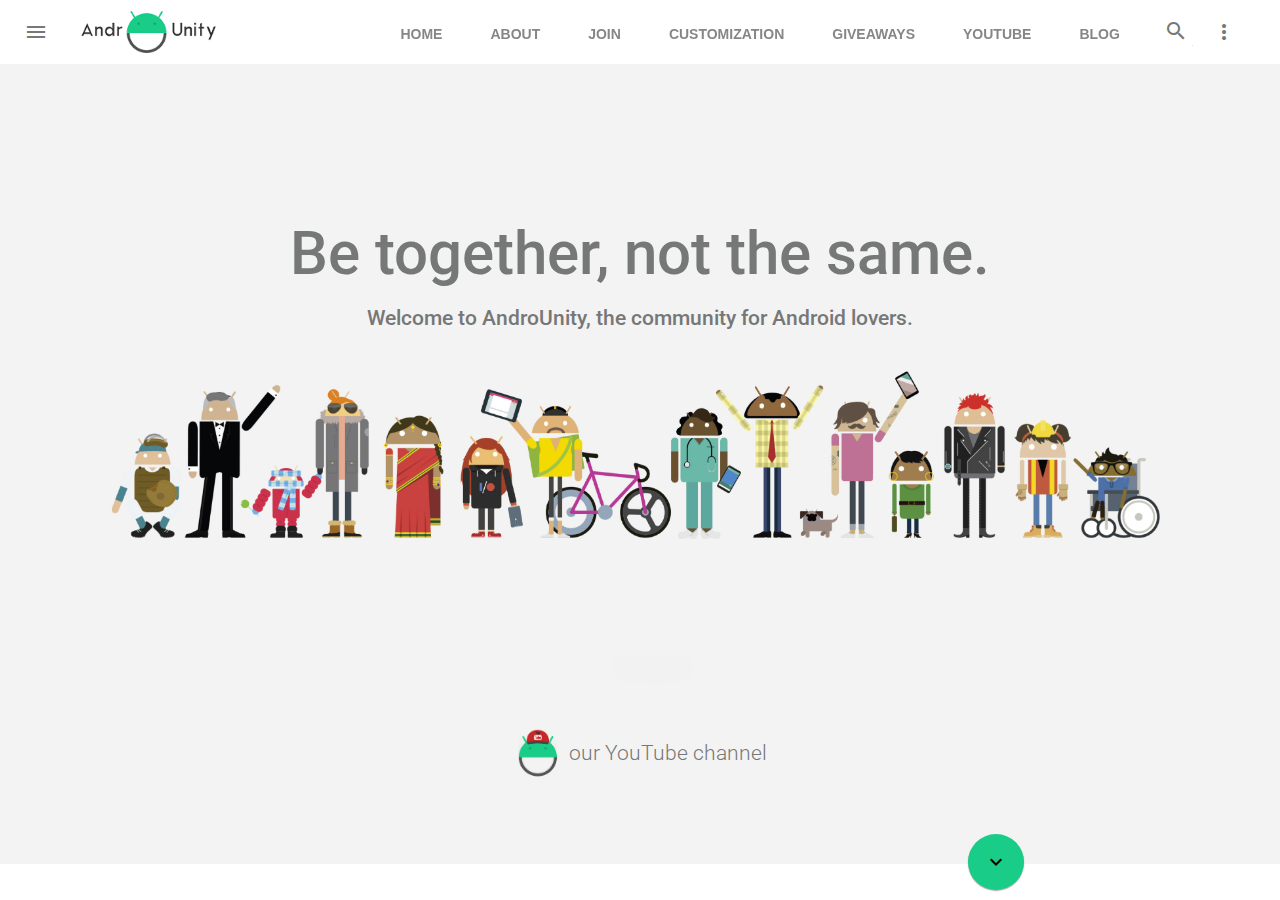
<file: index.html>
<!doctype html>
<!--
  Material Design Lite
  Copyright 2015 Google Inc. All rights reserved.

  Licensed under the Apache License, Version 2.0 (the "License");
  you may not use this file except in compliance with the License.
  You may obtain a copy of the License at

      https://www.apache.org/licenses/LICENSE-2.0

  Unless required by applicable law or agreed to in writing, software
  distributed under the License is distributed on an "AS IS" BASIS,
  WITHOUT WARRANTIES OR CONDITIONS OF ANY KIND, either express or implied.
  See the License for the specific language governing permissions and
  limitations under the License
-->

<html lang="en">
  <head>
    <meta charset="utf-8">
    <meta http-equiv="X-UA-Compatible" content="IE=edge">
    <meta name="description" content="AndroUnity, the community for Android lovers.">
    <meta name="viewport" content="width=device-width, initial-scale=1.0, minimum-scale=1.0">
    <title>Androunity</title>
    <script src="mdl/dialog-polyfill.css"></script>
    <link rel="stylesheet" href="https://fonts.googleapis.com/css?family=Roboto:regular,bold,italic,thin,light,bolditalic,black,medium&amp;lang=en">
    <link rel="stylesheet" href="https://fonts.googleapis.com/icon?family=Material+Icons">
    <link rel="stylesheet" href="mdl/material.min.css">
    <link rel="stylesheet" href="styles.css">
    <style>
    #view-source {
      position: fixed;
      display: block;
      right: 0;
      bottom: 0;
      margin-right: 40px;
      margin-bottom: 40px;
      z-index: 900;
    }
    </style>
  </head>
  <body>
    <div class="mdl-layout mdl-js-layout mdl-layout--fixed-header">

      <div class="android-header mdl-layout__header mdl-layout__header--waterfall">
        <div class="mdl-layout__header-row">
          <span class="android-title mdl-layout-title">
            <img class="android-logo-image" src="images/androunity.png">
          </span>
          <!-- Add spacer, to align navigation to the right in desktop -->
          <div class="android-header-spacer mdl-layout-spacer"></div>
          <div class="android-search-box mdl-textfield mdl-js-textfield mdl-textfield--expandable mdl-textfield--floating-label mdl-textfield--align-right mdl-textfield--full-width">
            <label class="mdl-button mdl-js-button mdl-button--icon" for="search-field">
              <i class="material-icons">search</i>
            </label>
            <div class="mdl-textfield__expandable-holder">
              <input class="mdl-textfield__input" type="text" id="search-field">
            </div>
          </div>
          <!-- Navigation -->
          <div class="android-navigation-container">
            <nav class="android-navigation mdl-navigation">
              <a class="mdl-navigation__link mdl-typography--text-uppercase" href="/">Home</a>
              <a class="mdl-navigation__link mdl-typography--text-uppercase" href="/about.html">About</a>
              <a class="mdl-navigation__link mdl-typography--text-uppercase" href="/join.html">Join</a>
              <a class="mdl-navigation__link mdl-typography--text-uppercase" href="/customization.html">Customization</a>
              <a class="mdl-navigation__link mdl-typography--text-uppercase" href="/giveaways.html">Giveaways</a>
              <a class="mdl-navigation__link mdl-typography--text-uppercase" href="https://youtube.com/">YouTube</a>
              <a class="mdl-navigation__link mdl-typography--text-uppercase" href="/blog.html">Blog</a>
            </nav>
          </div>
          <span class="android-mobile-title mdl-layout-title">
            <img class="android-logo-image" src="images/androunity.png">
          </span>
          <button class="android-more-button mdl-button mdl-js-button mdl-button--icon mdl-js-ripple-effect" id="more-button">
            <i class="material-icons">more_vert</i>
          </button>
          <ul class="mdl-menu mdl-js-menu mdl-menu--bottom-right mdl-js-ripple-effect" for="more-button">
            <li class="mdl-menu__item">BTC Address</li>
            <li class="mdl-menu__item">LTC Adress</li>
          </ul>
        </div>
      </div>

      <div class="android-drawer mdl-layout__drawer">
        <span class="mdl-layout-title">
          <img class="android-logo-image" src="images/androunity-white.png">
        </span>
        <nav class="mdl-navigation">
          <a class="mdl-navigation__link" href="/">Home</a>
          <a class="mdl-navigation__link" href="/about.html">About</a>
          <a class="mdl-navigation__link" href="/join.html">Join</a>
          <a class="mdl-navigation__link" href="/customization.html">Customization</a>
          <a class="mdl-navigation__link" href="https://youtube.com/">YouTube</a>
          <a class="mdl-navigation__link" href="/blog.html">Blog</a>
          <div class="android-drawer-separator"></div>
          <span class="mdl-navigation__link">Social Media</span>
          <a class="mdl-navigation__link" href="https://youtube.com/">YouTube</a>
          <a class="mdl-navigation__link" href="https://plus.google.com/u/1/communities/117023201911524154067">Google+</a>
          <a class="mdl-navigation__link" href="/join.html">WhatsApp</a>
          <div class="android-drawer-separator"></div>
          <!--<span class="mdl-navigation__link" href="">Resources</span>
          <a class="mdl-navigation__link" href="">Official blog</a>
          <a class="mdl-navigation__link" href="">Android on Google+</a>
          <a class="mdl-navigation__link" href="">Android on Twitter</a>
          <div class="android-drawer-separator"></div>-->
          <span class="mdl-navigation__link">For designers</span>
          <a class="mdl-navigation__link" href="/customization.html">Customization</a>
          <a class="mdl-navigation__link" href="/customization.html">Send us your homescreen setup</a>
        </nav>
      </div>

      <div class="android-content mdl-layout__content">
        <a name="top"></a>
        <div class="android-be-together-section mdl-typography--text-center">
          <div class="logo-font android-slogan">Be together, not the same.</div>
          <div class="logo-font android-sub-slogan">Welcome to AndroUnity, the community for Android lovers.</div>
          <div class="logo-font android-create-character">
            <a href="https://youtube.com/"><img src="images/androunity-yt.png" class="androunityyt"> our YouTube channel</a>
          </div>

          <a href="#screens">
            <button class="android-fab mdl-button mdl-button--colored mdl-js-button mdl-button--fab mdl-js-ripple-effect">
              <i class="material-icons">expand_more</i>
            </button>
          </a>
        </div>

        <div class="android-screen-section mdl-typography--text-center">
          <a name="screens"></a>
          <div class="mdl-typography--display-1-color-contrast">About AndroUnity</div>
          <p> </p>
          <h6 class="mdl-typography">AndroUnity is a community for Android lovers and designers from all over the world. <br> We love the freedom of customization, the control and the apps of Android. <br> We created this site to share our creations, thoughts and ideas with you.</h6>
          <a class="mdl-typography--font-regular mdl-typography--text-uppercase android-alt-link" href="/about.html">
            Read more about us<i class="material-icons">chevron_right</i>
          </a>
        </div>

        <section id="join">
        <div class="android-wear-section">
          <div class="android-wear-band">
            <div class="android-wear-band-text">
              <div class="mdl-typography--display-2 mdl-typography--font-thin">How to join us?</div>
              <p class="mdl-typography--headline mdl-typography--font-thin">
                Do you want to join our community? Just click the link below to enter our WhatsApp group!
              </p>
              <p>
                <a class="mdl-typography--font-regular mdl-typography--text-uppercase android-alt-link" href="">
                  Join us <i class="material-icons">chevron_right</i>
                </a>
              </p>
            </div>
          </div>
        </div>
        </section>

        <div class="android-customized-section">
          <div class="android-customized-section-text">
            <div class="mdl-typography--font-light mdl-typography--display-1-color-contrast">Share your homescreen!</div>
            <p class="mdl-typography--font-light">
              Share your own individual homescreen setup and get a chance to get a shoutout.
              <br>
              <a href="/customization.html" class="android-link mdl-typography--font-light">Share your setup</a>
            </p>
          </div>
          <div class="android-customized-section-image"></div>
        </div>
        <div class="android-more-section">
          <div class="android-section-title mdl-typography--display-1-color-contrast">More about us</div>
          <div class="android-card-container mdl-grid">

            <div class="mdl-cell mdl-cell--3-col mdl-cell--4-col-tablet mdl-cell--4-col-phone mdl-card mdl-shadow--3dp">
              <!--<div class="mdl-card__media">
                <img src="images/more-from-1.png">
              </div>-->
              <div class="mdl-card__title">
                 <h4 class="mdl-card__title-text">Marvin Borner</h4>
              </div>
              <div class="mdl-card__supporting-text">
                <span class="mdl-typography--font-light mdl-typography--subhead">The creator of this website. He's from the beautiful Germany.</span>
              </div>
              <div class="mdl-card__actions">
                 <button class="android-link mdl-button mdl-js-button mdl-typography--text-uppercase" id="show1" type="button">
                   More about him
                   <i class="material-icons">chevron_right</i>
                 </button>
                <dialog class="mdl-dialog" id="dialog1">
                  <h4 class="mdl-dialog__title">Marvin Borner</h4>
                  <div class="mdl-dialog__content">
                    <p>
                      Marvin is an young web developer who created several websites - including this one. He is, like everyone else in our community, fascinated by the power and freedom of Android. He also loves 3D printing, photography, cubing and music. He comes from Germany.
                    </p>
                  </div>
                  <div class="mdl-dialog__actions">
                    <button type="button" class="mdl-button" id="close1">Close</button>
                  </div>
                </dialog>
                <script>
                    var dialog = document.querySelector('#dialog1');
                    var showDialogButton = document.querySelector('#show1');
                    if (! dialog.showModal) {
                        dialogPolyfill.registerDialog(dialog);
                    }
                    showDialogButton.addEventListener('click', function() {
                        dialog.showModal();
                    });
                    dialog.querySelector('#close1').addEventListener('click', function() {
                        dialog.close();
                    });
                </script>
              </div>
            </div>

            <div class="mdl-cell mdl-cell--3-col mdl-cell--4-col-tablet mdl-cell--4-col-phone mdl-card mdl-shadow--3dp">
              <!--<div class="mdl-card__media">
                <img src="images/more-from-4.png">
              </div>-->
              <div class="mdl-card__title">
                 <h4 class="mdl-card__title-text">Marco Fischer</h4>
              </div>
              <div class="mdl-card__supporting-text">
                <span class="mdl-typography--font-light mdl-typography--subhead">The creator of our fantastic YouTube intro. He's from Germany too.</span>
              </div>
              <div class="mdl-card__actions">
                <button class="android-link mdl-button mdl-js-button mdl-typography--text-uppercase" id="show2" type="button">
                  More about him
                  <i class="material-icons">chevron_right</i>
                </button>
                <dialog class="mdl-dialog" id="dialog2">
                  <h4 class="mdl-dialog__title">Marco Fischer</h4>
                  <div class="mdl-dialog__content">
                    <p>
                      Marco is a popular young YouTuber. In his freetime he creates intros, cuts videos, uploading the videos to YouTube. He is a huge android fan and a tech enthusiast. He's from Germany.
                    </p>
                  </div>
                  <div class="mdl-dialog__actions">
                    <button type="button" class="mdl-button" id="close2">Close</button>
                  </div>
                </dialog>
                <script>
                    var dialog = document.querySelector('#dialog2');
                    var showDialogButton = document.querySelector('#show2');
                    if (! dialog.showModal) {
                        dialogPolyfill.registerDialog(dialog);
                    }
                    showDialogButton.addEventListener('click', function() {
                        dialog.showModal();
                    });
                    dialog.querySelector('#close2').addEventListener('click', function() {
                        dialog.close();
                    });
                </script>

              </div>
            </div>

            <div class="mdl-cell mdl-cell--3-col mdl-cell--4-col-tablet mdl-cell--4-col-phone mdl-card mdl-shadow--3dp">
              <!--<div class="mdl-card__media">
                <img src="images/aakash.jpg">
              </div>-->
              <div class="mdl-card__title">
                 <h4 class="mdl-card__title-text">Aakash Pawar</h4>
              </div>
              <div class="mdl-card__supporting-text">
                <span class="mdl-typography--font-light mdl-typography--subhead">He had the initial idea of this community. He's from India.</span>
              </div>
              <div class="mdl-card__actions">
                 <a class="android-link mdl-button mdl-js-button mdl-typography--text-uppercase" href="">
                   More about him
                   <i class="material-icons">chevron_right</i>
                 </a>
              </div>
            </div>

            <div class="mdl-cell mdl-cell--3-col mdl-cell--4-col-tablet mdl-cell--4-col-phone mdl-card mdl-shadow--3dp">
              <!--<div class="mdl-card__media">
                <img src="images/more-from-3.png">
              </div>-->
              <div class="mdl-card__title">
                 <h4 class="mdl-card__title-text">The others</h4>
              </div>
              <div class="mdl-card__supporting-text">
                <span class="mdl-typography--font-light mdl-typography--subhead">Will add these soon. Mainly from India.</span>
              </div>
              <div class="mdl-card__actions">
                 <a class="android-link mdl-button mdl-js-button mdl-typography--text-uppercase" href="">
                   More about them
                   <i class="material-icons">chevron_right</i>
                 </a>
              </div>
            </div>
          </div>
        </div>

        <footer class="android-footer mdl-mega-footer">
          <div class="mdl-mega-footer--top-section">
            <!--<div class="mdl-mega-footer--left-section">
              <button class="mdl-mega-footer--social-btn"></button>
              &nbsp;
              <button class="mdl-mega-footer--social-btn"></button>
              &nbsp;
              <button class="mdl-mega-footer--social-btn"></button>
            </div>-->
            <div class="mdl-mega-footer--right-section">
              <a class="mdl-typography--font-light" href="#top">
                Back to Top
                <i class="material-icons">expand_less</i>
              </a>
            </div>
          </div>

          <div class="mdl-mega-footer--middle-section">
            <p style="text-align: center" class="mdl-typography--font-light">Made with &hearts; by <a target="_blank" href="https://marvinborner.me/">Marvin Borner</a></p>
          </div>

        </footer>
      </div>
    </div>
    <script src="mdl/material.min.js"></script>
  </body>
</html>
</file>
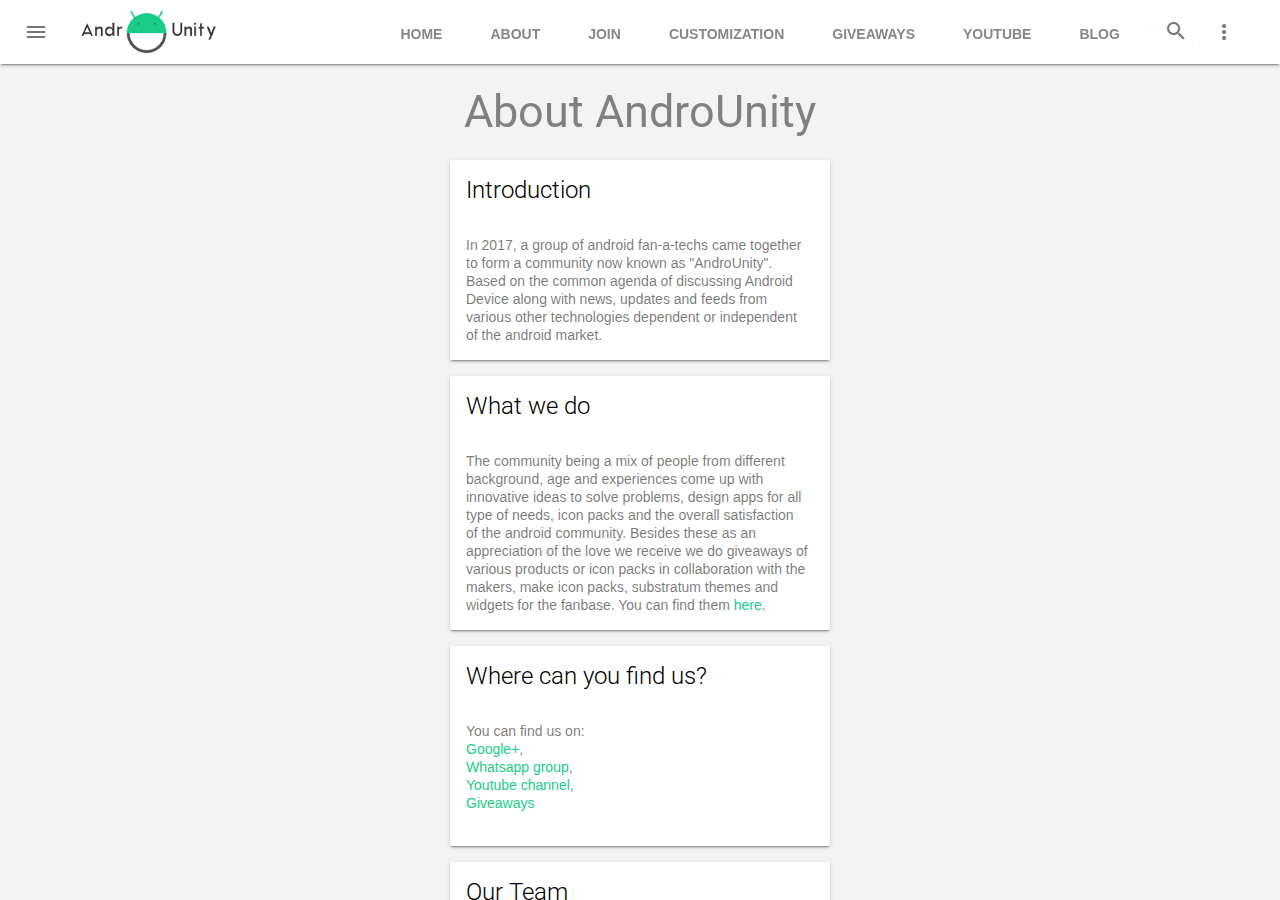
<file: about.html>
<!doctype html>
<!--
  Material Design Lite
  Copyright 2015 Google Inc. All rights reserved.

  Licensed under the Apache License, Version 2.0 (the "License");
  you may not use this file except in compliance with the License.
  You may obtain a copy of the License at

      https://www.apache.org/licenses/LICENSE-2.0

  Unless required by applicable law or agreed to in writing, software
  distributed under the License is distributed on an "AS IS" BASIS,
  WITHOUT WARRANTIES OR CONDITIONS OF ANY KIND, either express or implied.
  See the License for the specific language governing permissions and
  limitations under the License
-->

<html lang="en">
<head>
    <meta charset="utf-8">
    <meta http-equiv="X-UA-Compatible" content="IE=edge">
    <meta name="description" content="AndroUnity, the community for Android lovers.">
    <meta name="viewport" content="width=device-width, initial-scale=1.0, minimum-scale=1.0">
    <title>Androunity</title>

    <!-- Page styles -->
    <link rel="stylesheet" href="https://fonts.googleapis.com/css?family=Roboto:regular,bold,italic,thin,light,bolditalic,black,medium&amp;lang=en">
    <link rel="stylesheet" href="https://fonts.googleapis.com/icon?family=Material+Icons">
    <link rel="stylesheet" href="mdl/material.min.css">
    <link rel="stylesheet" href="styles.css">
    <style>
        #view-source {
            position: fixed;
            display: block;
            right: 0;
            bottom: 0;
            margin-right: 40px;
            margin-bottom: 40px;
            z-index: 900;
        }
    </style>
</head>

<body>

<div class="mdl-layout mdl-js-layout mdl-layout--fixed-header">

    <div class="android-header mdl-layout__header mdl-layout__header">
        <div class="mdl-layout__header-row">
          <span class="android-title mdl-layout-title">
            <img class="android-logo-image" src="images/androunity.png">
          </span>
            <!-- Add spacer, to align navigation to the right in desktop -->
            <div class="android-header-spacer mdl-layout-spacer"></div>
            <div class="android-search-box mdl-textfield mdl-js-textfield mdl-textfield--expandable mdl-textfield--floating-label mdl-textfield--align-right mdl-textfield--full-width">
                <label class="mdl-button mdl-js-button mdl-button--icon" for="search-field">
                    <i class="material-icons">search</i>
                </label>
                <div class="mdl-textfield__expandable-holder">
                    <input class="mdl-textfield__input" type="text" id="search-field">
                </div>
            </div>
            <!-- Navigation -->
            <div class="android-navigation-container">
                <nav class="android-navigation mdl-navigation">
                    <a class="mdl-navigation__link mdl-typography--text-uppercase" href="/">Home</a>
                    <a class="mdl-navigation__link mdl-typography--text-uppercase" href="/about.html">About</a>
                    <a class="mdl-navigation__link mdl-typography--text-uppercase" href="/join.html">Join</a>
                    <a class="mdl-navigation__link mdl-typography--text-uppercase" href="/customization.html">Customization</a>
                    <a class="mdl-navigation__link mdl-typography--text-uppercase" href="/giveaways.html">Giveaways</a>
                    <a class="mdl-navigation__link mdl-typography--text-uppercase" href="https://youtube.com/">YouTube</a>
                    <a class="mdl-navigation__link mdl-typography--text-uppercase" href="/blog.html">Blog</a>
                </nav>
            </div>
            <span class="android-mobile-title mdl-layout-title">
            <img class="android-logo-image" src="images/androunity.png">
          </span>
            <button class="android-more-button mdl-button mdl-js-button mdl-button--icon mdl-js-ripple-effect" id="more-button">
                <i class="material-icons">more_vert</i>
            </button>
            <ul class="mdl-menu mdl-js-menu mdl-menu--bottom-right mdl-js-ripple-effect" for="more-button">
                <li class="mdl-menu__item">BTC Address</li>
                <li class="mdl-menu__item">LTC Adress</li>
            </ul>
        </div>
    </div>

    <div class="android-drawer mdl-layout__drawer">
        <span class="mdl-layout-title">
          <img class="android-logo-image" src="images/androunity-white.png">
        </span>
        <nav class="mdl-navigation">
            <a class="mdl-navigation__link" href="/">Home</a>
            <a class="mdl-navigation__link" href="/about.html">About</a>
            <a class="mdl-navigation__link" href="/join.html">Join</a>
            <a class="mdl-navigation__link" href="/customization.html">Customization</a>
            <a class="mdl-navigation__link" href="https://youtube.com/">YouTube</a>
            <a class="mdl-navigation__link" href="/blog.html">Blog</a>
            <div class="android-drawer-separator"></div>
            <span class="mdl-navigation__link">Social Media</span>
            <a class="mdl-navigation__link" href="https://youtube.com/">YouTube</a>
            <a class="mdl-navigation__link" href="https://plus.google.com/u/1/communities/117023201911524154067">Google+</a>
            <a class="mdl-navigation__link" href="/join.html">WhatsApp</a>
            <div class="android-drawer-separator"></div>
            <!--<span class="mdl-navigation__link" href="">Resources</span>
            <a class="mdl-navigation__link" href="">Official blog</a>
            <a class="mdl-navigation__link" href="">Android on Google+</a>
            <a class="mdl-navigation__link" href="">Android on Twitter</a>
            <div class="android-drawer-separator"></div>-->
            <span class="mdl-navigation__link">For designers</span>
            <a class="mdl-navigation__link" href="/customization.html">Customization</a>
            <a class="mdl-navigation__link" href="/customization.html">Send us your homescreen setup</a>
        </nav>
    </div>


    <!-- Wide card with share menu button -->
    <style>
        .demo-card-wide.mdl-card {
            width: 380px;
        }
        .demo-card-wide > .mdl-card__title {
            color: #000;
            height: 60px;
        }
        .demo-card-wide > .mdl-card__menu {
            color: #000;
        }
    </style>

    <div style="background-color: #F3F3F3; min-height: 240%" class="android-content">
        <div style="text-align: center" class="mdl-typography--display-1-color-contrast"><h2>About AndroUnity</h2></div>

        <div style="margin: auto" class="demo-card-wide mdl-card mdl-shadow--2dp">
            <div class="mdl-card__title">
                <h2 class="mdl-card__title-text">Introduction</h2>
            </div>
            <div class="mdl-card__supporting-text">
                In 2017, a group of android fan-a-techs came together to form a community now known as "AndroUnity". Based on the common agenda of discussing Android Device along with news, updates and feeds from various other
                technologies dependent or independent of the android market.
            </div>
        </div>
        <p></p>

        <div style="margin: auto" class="demo-card-wide mdl-card mdl-shadow--2dp">
            <div class="mdl-card__title">
                <h2 class="mdl-card__title-text">What we do</h2>
            </div>
            <div class="mdl-card__supporting-text">
                The community being a mix of people from different background, age and experiences come up with innovative ideas to solve problems, design apps for all type of needs, icon packs and the overall satisfaction of the android
                community. Besides these as an appreciation of the love we receive we do giveaways of various products or icon packs in collaboration with the makers, make icon packs, substratum themes and widgets for the fanbase. You can find them <a href="/customization.html">here</a>.
            </div>
        </div>
        <p></p>

        <div style="margin: auto" class="demo-card-wide mdl-card mdl-shadow--2dp">
            <div class="mdl-card__title">
                <h2 class="mdl-card__title-text">Where can you find us?</h2>
            </div>
            <div class="mdl-card__supporting-text">
                You can find us on: <br>
                <b><a href="https://plus.google.com/u/1/communities/117023201911524154067">Google+</a></b>, <br>
                <b><a href="/join.html">Whatsapp group</a></b>, <br>
                <b><a href="">Youtube channel</a></b>, <br>
                <b><a href="https://plus.google.com/u/1/communities/116969638837457507452">Giveaways</a></b><br>
            </div>
        </div>
        <p></p>

        <div style="margin: auto" class="demo-card-wide mdl-card mdl-shadow--2dp">
            <div class="mdl-card__title">
                <h2 class="mdl-card__title-text">Our Team</h2>
            </div>
            <div class="mdl-card__supporting-text">

                <!-- Two Line List with secondary info and action -->
                <style>
                    .demo-list-two {
                        width: 300px;
                    }
                </style>

                <ul class="demo-list-two mdl-list">

                    <li class="mdl-list__item mdl-list__item--two-line">
    <span class="mdl-list__item-primary-content">
      <i class="material-icons mdl-list__item-avatar">person</i>
      <span>Harsh v23</span>
      <span class="mdl-list__item-sub-title">Designer</span>
    </span>
                        <span class="mdl-list__item-secondary-content">
    </span>
                    </li>

                    <li class="mdl-list__item mdl-list__item--two-line">
    <span class="mdl-list__item-primary-content">
      <i class="material-icons mdl-list__item-avatar">person</i>
      <span>Aakash</span>
      <span class="mdl-list__item-sub-title">Designer and creator of AndroUnity</span>
    </span>
                        <span class="mdl-list__item-secondary-content">
    </span>
                    </li>

                    <li class="mdl-list__item mdl-list__item--two-line">
    <span class="mdl-list__item-primary-content">
      <i class="material-icons mdl-list__item-avatar">person</i>
      <span>Marco</span>
      <span class="mdl-list__item-sub-title">Video designer (YouTube)</span>
    </span>
                        <span class="mdl-list__item-secondary-content">
    </span>
                    </li>

                    <li class="mdl-list__item mdl-list__item--two-line">
    <span class="mdl-list__item-primary-content">
      <i class="material-icons mdl-list__item-avatar">person</i>
      <span>Marvin Borner</span>
      <span class="mdl-list__item-sub-title">Web designer</span>
    </span>
                        <span class="mdl-list__item-secondary-content">
    </span>
                    </li>

                    <li class="mdl-list__item mdl-list__item--two-line">
    <span class="mdl-list__item-primary-content">
      <i class="material-icons mdl-list__item-avatar">person</i>
      <span>Tharun</span>
      <span class="mdl-list__item-sub-title">Designer</span>
    </span>
                        <span class="mdl-list__item-secondary-content">
    </span>
                    </li>

                    <li class="mdl-list__item mdl-list__item--two-line">
    <span class="mdl-list__item-primary-content">
      <i class="material-icons mdl-list__item-avatar">person</i>
      <span>Pere</span>
      <span class="mdl-list__item-sub-title">Designer</span>
    </span>
                        <span class="mdl-list__item-secondary-content">
    </span>
                    </li>

                    <li class="mdl-list__item mdl-list__item--two-line">
    <span class="mdl-list__item-primary-content">
      <i class="material-icons mdl-list__item-avatar">person</i>
      <span>Christopher Kardas</span>
      <span class="mdl-list__item-sub-title">Successful AI and designer</span>
    </span>
                        <span class="mdl-list__item-secondary-content">
    </span>
                    </li>

                    <li class="mdl-list__item mdl-list__item--two-line">
    <span class="mdl-list__item-primary-content">
      <i class="material-icons mdl-list__item-avatar">person</i>
      <span>Ansh</span>
      <span class="mdl-list__item-sub-title">Designer</span>
    </span>
                        <span class="mdl-list__item-secondary-content">
    </span>
                    </li>

                    <li class="mdl-list__item mdl-list__item--two-line">
    <span class="mdl-list__item-primary-content">
      <i class="material-icons mdl-list__item-avatar">person</i>
      <span>Richard</span>
      <span class="mdl-list__item-sub-title">Designer and textwriter</span>
    </span>
                        <span class="mdl-list__item-secondary-content">
    </span>
                    </li>
                </ul>
            </div>
        </div>
        <p> </p>
    </div>
</div>

<script type="text/javascript" src="mdl/material.min.js"></script>
</body>
</html>
</file>
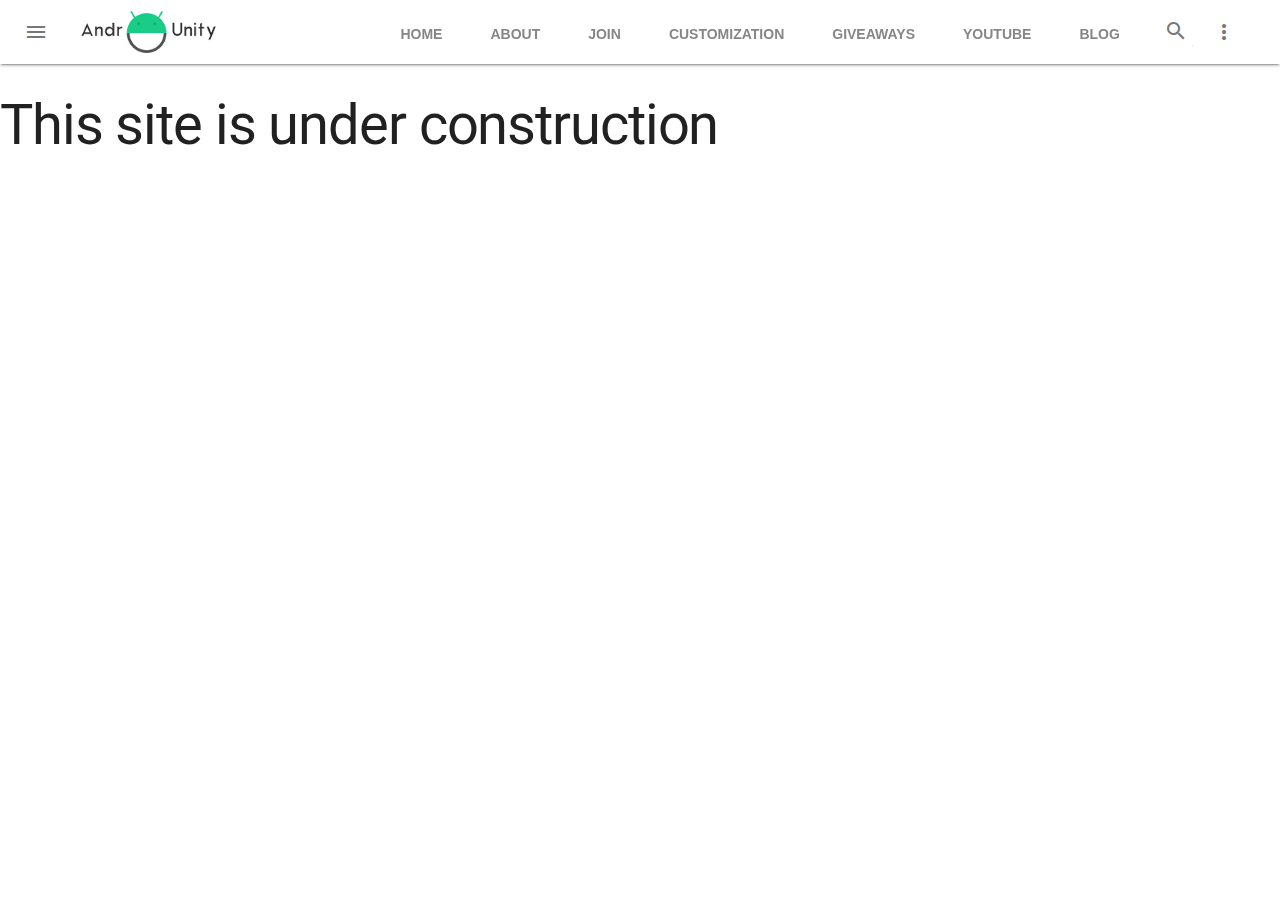
<file: blog.html>
<!doctype html>
<!--
  Material Design Lite
  Copyright 2015 Google Inc. All rights reserved.

  Licensed under the Apache License, Version 2.0 (the "License");
  you may not use this file except in compliance with the License.
  You may obtain a copy of the License at

      https://www.apache.org/licenses/LICENSE-2.0

  Unless required by applicable law or agreed to in writing, software
  distributed under the License is distributed on an "AS IS" BASIS,
  WITHOUT WARRANTIES OR CONDITIONS OF ANY KIND, either express or implied.
  See the License for the specific language governing permissions and
  limitations under the License
-->

<html lang="en">
<head>
    <meta charset="utf-8">
    <meta http-equiv="X-UA-Compatible" content="IE=edge">
    <meta name="description" content="AndroUnity, the community for Android lovers.">
    <meta name="viewport" content="width=device-width, initial-scale=1.0, minimum-scale=1.0">
    <title>Androunity</title>

    <!-- Page styles -->
    <link rel="stylesheet" href="https://fonts.googleapis.com/css?family=Roboto:regular,bold,italic,thin,light,bolditalic,black,medium&amp;lang=en">
    <link rel="stylesheet" href="https://fonts.googleapis.com/icon?family=Material+Icons">
    <link rel="stylesheet" href="mdl/material.min.css">
    <link rel="stylesheet" href="styles.css">
    <style>
        #view-source {
            position: fixed;
            display: block;
            right: 0;
            bottom: 0;
            margin-right: 40px;
            margin-bottom: 40px;
            z-index: 900;
        }
    </style>
</head>

<body>

<div class="mdl-layout mdl-js-layout mdl-layout--fixed-header">

    <div class="android-header mdl-layout__header mdl-layout__header">
        <div class="mdl-layout__header-row">
          <span class="android-title mdl-layout-title">
            <img class="android-logo-image" src="images/androunity.png">
          </span>
            <!-- Add spacer, to align navigation to the right in desktop -->
            <div class="android-header-spacer mdl-layout-spacer"></div>
            <div class="android-search-box mdl-textfield mdl-js-textfield mdl-textfield--expandable mdl-textfield--floating-label mdl-textfield--align-right mdl-textfield--full-width">
                <label class="mdl-button mdl-js-button mdl-button--icon" for="search-field">
                    <i class="material-icons">search</i>
                </label>
                <div class="mdl-textfield__expandable-holder">
                    <input class="mdl-textfield__input" type="text" id="search-field">
                </div>
            </div>
            <!-- Navigation -->
            <div class="android-navigation-container">
                <nav class="android-navigation mdl-navigation">
                    <a class="mdl-navigation__link mdl-typography--text-uppercase" href="/">Home</a>
                    <a class="mdl-navigation__link mdl-typography--text-uppercase" href="/about.html">About</a>
                    <a class="mdl-navigation__link mdl-typography--text-uppercase" href="/join.html">Join</a>
                    <a class="mdl-navigation__link mdl-typography--text-uppercase" href="/customization.html">Customization</a>
                    <a class="mdl-navigation__link mdl-typography--text-uppercase" href="/giveaways.html">Giveaways</a>
                    <a class="mdl-navigation__link mdl-typography--text-uppercase" href="https://youtube.com/">YouTube</a>
                    <a class="mdl-navigation__link mdl-typography--text-uppercase" href="/blog.html">Blog</a>
                </nav>
            </div>
            <span class="android-mobile-title mdl-layout-title">
            <img class="android-logo-image" src="images/androunity.png">
          </span>
            <button class="android-more-button mdl-button mdl-js-button mdl-button--icon mdl-js-ripple-effect" id="more-button">
                <i class="material-icons">more_vert</i>
            </button>
            <ul class="mdl-menu mdl-js-menu mdl-menu--bottom-right mdl-js-ripple-effect" for="more-button">
                <li class="mdl-menu__item">BTC Address</li>
                <li class="mdl-menu__item">LTC Adress</li>
            </ul>
        </div>
    </div>

    <div class="android-drawer mdl-layout__drawer">
        <span class="mdl-layout-title">
          <img class="android-logo-image" src="images/androunity-white.png">
        </span>
        <nav class="mdl-navigation">
            <a class="mdl-navigation__link" href="/">Home</a>
            <a class="mdl-navigation__link" href="/about.html">About</a>
            <a class="mdl-navigation__link" href="/join.html">Join</a>
            <a class="mdl-navigation__link" href="/customization.html">Customization</a>
            <a class="mdl-navigation__link" href="https://youtube.com/">YouTube</a>
            <a class="mdl-navigation__link" href="/blog.html">Blog</a>
            <div class="android-drawer-separator"></div>
            <span class="mdl-navigation__link">Social Media</span>
            <a class="mdl-navigation__link" href="https://youtube.com/">YouTube</a>
            <a class="mdl-navigation__link" href="https://plus.google.com/u/1/communities/117023201911524154067">Google+</a>
            <a class="mdl-navigation__link" href="/join.html">WhatsApp</a>
            <div class="android-drawer-separator"></div>
            <!--<span class="mdl-navigation__link" href="">Resources</span>
            <a class="mdl-navigation__link" href="">Official blog</a>
            <a class="mdl-navigation__link" href="">Android on Google+</a>
            <a class="mdl-navigation__link" href="">Android on Twitter</a>
            <div class="android-drawer-separator"></div>-->
            <span class="mdl-navigation__link">For designers</span>
            <a class="mdl-navigation__link" href="/customization.html">Customization</a>
            <a class="mdl-navigation__link" href="/customization.html">Send us your homescreen setup</a>
        </nav>
    </div>


    <h1>This site is under construction</h1>

    <script src="mdl/material.min.js"></script>
</body>
</html>
</file>
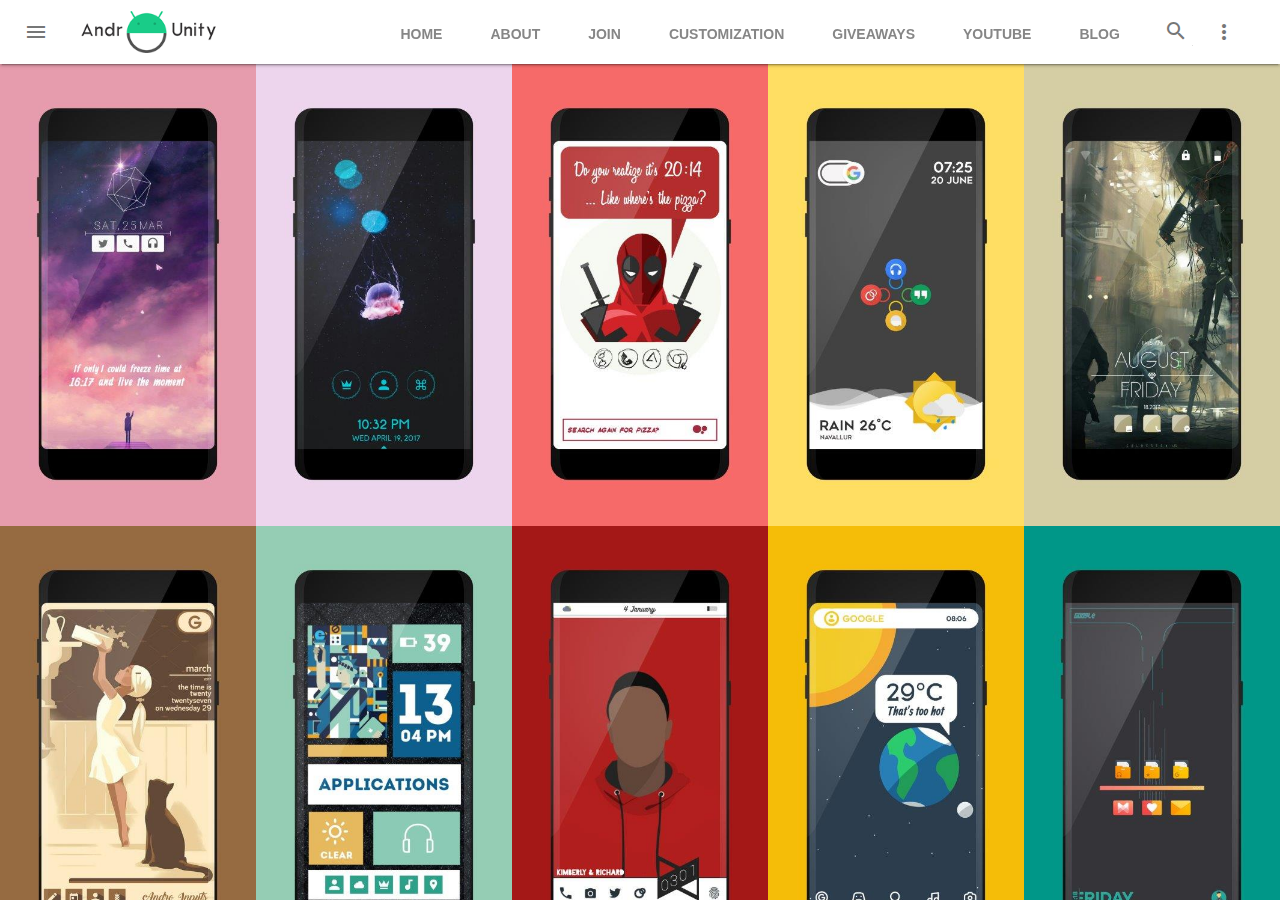
<file: customization.html>
<!doctype html>
<!--
  Material Design Lite
  Copyright 2015 Google Inc. All rights reserved.

  Licensed under the Apache License, Version 2.0 (the "License");
  you may not use this file except in compliance with the License.
  You may obtain a copy of the License at

      https://www.apache.org/licenses/LICENSE-2.0

  Unless required by applicable law or agreed to in writing, software
  distributed under the License is distributed on an "AS IS" BASIS,
  WITHOUT WARRANTIES OR CONDITIONS OF ANY KIND, either express or implied.
  See the License for the specific language governing permissions and
  limitations under the License
-->

<html lang="en">
<head>
    <meta charset="utf-8">
    <meta http-equiv="X-UA-Compatible" content="IE=edge">
    <meta name="description" content="AndroUnity, the community for Android lovers.">
    <meta name="viewport" content="width=device-width, initial-scale=1.0, minimum-scale=1.0">
    <title>Androunity</title>

    <!-- Page styles -->
    <link rel="stylesheet" href="https://fonts.googleapis.com/css?family=Roboto:regular,bold,italic,thin,light,bolditalic,black,medium&amp;lang=en">
    <link rel="stylesheet" href="https://fonts.googleapis.com/icon?family=Material+Icons">
    <link rel="stylesheet" href="mdl/material.min.css">
    <link rel="stylesheet" href="styles.css">
    <script src="https://code.jquery.com/jquery-3.2.1.min.js"></script>

    <style>
        #view-source {
            position: fixed;
            display: block;
            right: 0;
            bottom: 0;
            margin-right: 40px;
            margin-bottom: 40px;
            z-index: 900;
        }
    </style>
</head>

<body>

<div class="mdl-layout mdl-js-layout mdl-layout--fixed-header">

    <div class="android-header mdl-layout__header mdl-layout__header">
        <div class="mdl-layout__header-row">
          <span class="android-title mdl-layout-title">
            <img class="android-logo-image" src="images/androunity.png">
          </span>
            <!-- Add spacer, to align navigation to the right in desktop -->
            <div class="android-header-spacer mdl-layout-spacer"></div>
            <div class="android-search-box mdl-textfield mdl-js-textfield mdl-textfield--expandable mdl-textfield--floating-label mdl-textfield--align-right mdl-textfield--full-width">
                <label class="mdl-button mdl-js-button mdl-button--icon" for="search-field">
                    <i class="material-icons">search</i>
                </label>
                <div class="mdl-textfield__expandable-holder">
                    <input class="mdl-textfield__input" type="text" id="search-field">
                </div>
            </div>
            <!-- Navigation -->
            <div class="android-navigation-container">
                <nav class="android-navigation mdl-navigation">
                    <a class="mdl-navigation__link mdl-typography--text-uppercase" href="/">Home</a>
                    <a class="mdl-navigation__link mdl-typography--text-uppercase" href="/about.html">About</a>
                    <a class="mdl-navigation__link mdl-typography--text-uppercase" href="/join.html">Join</a>
                    <a class="mdl-navigation__link mdl-typography--text-uppercase" href="/customization.html">Customization</a>
                    <a class="mdl-navigation__link mdl-typography--text-uppercase" href="/giveaways.html">Giveaways</a>
                    <a class="mdl-navigation__link mdl-typography--text-uppercase" href="https://youtube.com/">YouTube</a>
                    <a class="mdl-navigation__link mdl-typography--text-uppercase" href="/blog.html">Blog</a>
                </nav>
            </div>
            <span class="android-mobile-title mdl-layout-title">
            <img class="android-logo-image" src="images/androunity.png">
          </span>
            <button class="android-more-button mdl-button mdl-js-button mdl-button--icon mdl-js-ripple-effect" id="more-button">
                <i class="material-icons">more_vert</i>
            </button>
            <ul class="mdl-menu mdl-js-menu mdl-menu--bottom-right mdl-js-ripple-effect" for="more-button">
                <li class="mdl-menu__item">BTC Address</li>
                <li class="mdl-menu__item">LTC Adress</li>
            </ul>
        </div>
    </div>

    <div class="android-drawer mdl-layout__drawer">
        <span class="mdl-layout-title">
          <img class="android-logo-image" src="images/androunity-white.png">
        </span>
        <nav class="mdl-navigation">
            <a class="mdl-navigation__link" href="/">Home</a>
            <a class="mdl-navigation__link" href="/about.html">About</a>
            <a class="mdl-navigation__link" href="/join.html">Join</a>
            <a class="mdl-navigation__link" href="/customization.html">Customization</a>
            <a class="mdl-navigation__link" href="/giveaways.html">Giveawys</a>
            <a class="mdl-navigation__link" href="https://youtube.com/">YouTube</a>
            <a class="mdl-navigation__link" href="/blog.html">Blog</a>
            <div class="android-drawer-separator"></div>
            <span class="mdl-navigation__link">Social Media</span>
            <a class="mdl-navigation__link" href="https://youtube.com/">YouTube</a>
            <a class="mdl-navigation__link" href="https://plus.google.com/u/1/communities/117023201911524154067">Google+</a>
            <a class="mdl-navigation__link" href="/join.html">WhatsApp</a>
            <div class="android-drawer-separator"></div>
            <!--<span class="mdl-navigation__link" href="">Resources</span>
            <a class="mdl-navigation__link" href="">Official blog</a>
            <a class="mdl-navigation__link" href="">Android on Google+</a>
            <a class="mdl-navigation__link" href="">Android on Twitter</a>
            <div class="android-drawer-separator"></div>-->
            <span class="mdl-navigation__link">For designers</span>
            <a class="mdl-navigation__link" href="/customization.html">Customization</a>
            <a class="mdl-navigation__link" href="/customization.html">Send us your homescreen setup</a>
        </nav>
    </div>


<div id="photos">
    <img src="images/Screener/screener_(1).jpg" id="1">
    <img src="images/Screener/screener_(2).jpg" id="2">
    <img src="images/Screener/screener_(3).jpg" id="3">
    <img src="images/Screener/screener_(4).jpg" id="4">
    <img src="images/Screener/screener_(5).jpg" id="5">
    <img src="images/Screener/screener_(6).jpg" id="6">
    <img src="images/Screener/screener_(7).jpg" id="7">
    <img src="images/Screener/screener_(8).jpg" id="8">
    <img src="images/Screener/screener_(9).jpg" id="9">
    <img src="images/Screener/screener_(10).jpg" id="10">
    <img src="images/Screener/screener_(11).jpg" id="11">
    <img src="images/Screener/screener_(12).jpg" id="12">
    <img src="images/Screener/screener_(13).jpg" id="13">
    <img src="images/Screener/screener_(14).jpg" id="14">
    <img src="images/Screener/screener_(15).jpg" id="15">
    <img src="images/Screener/screener_(16).jpg" id="16">
    <img src="images/Screener/screener_(17).jpg" id="17">
    <img src="images/Screener/screener_(18).jpg" id="18">
    <img src="images/Screener/screener_(19).jpg" id="19">
    <img src="images/Screener/screener_(20).jpg" id="20">
    <img src="images/Screener/screener_(21).jpg" id="21">
    <img src="images/Screener/screener_(22).jpg" id="22">
    <img src="images/Screener/screener_(23).jpg" id="23">
    <img src="images/Screener/screener_(24).jpg" id="24">
    <img src="images/Screener/screener_(25).jpg" id="25">
    <img src="images/Screener/screener_(29).jpg" id="29">
    <img src="images/Screener/screener_(26).jpg" id="26">
    <img src="images/Screener/screener_(27).jpg" id="27">
    <img src="images/Screener/screener_(28).jpg" id="28">
    <img src="images/Screener/screener_(30).jpg" id="30">
    <img src="images/Screener/screener_(31).jpg" id="32">
    <img src="images/Screener/screener_(32).jpg" id="32">
    <img src="images/Screener/screener_(33).jpg" id="33">
    <img src="images/Screener/screener_(34).jpg" id="34">
    <img src="images/Screener/screener_(35).jpg" id="35">
</div>

<script src="mdl/material.min.js"></script>
</body>
</html>
</file>
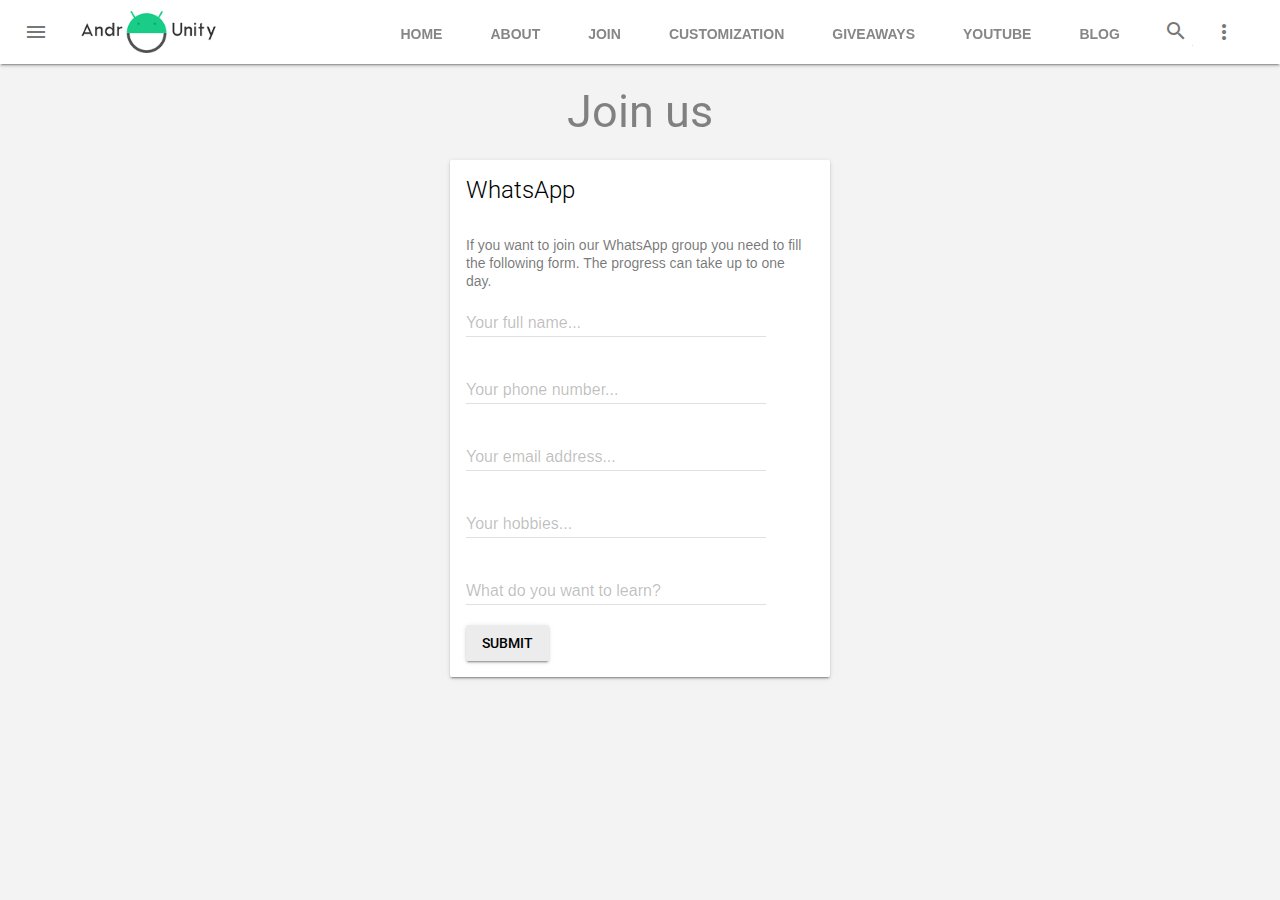
<file: join.html>
<!doctype html>
<!--
  Material Design Lite
  Copyright 2015 Google Inc. All rights reserved.

  Licensed under the Apache License, Version 2.0 (the "License");
  you may not use this file except in compliance with the License.
  You may obtain a copy of the License at

      https://www.apache.org/licenses/LICENSE-2.0

  Unless required by applicable law or agreed to in writing, software
  distributed under the License is distributed on an "AS IS" BASIS,
  WITHOUT WARRANTIES OR CONDITIONS OF ANY KIND, either express or implied.
  See the License for the specific language governing permissions and
  limitations under the License
-->

<html lang="en">
<head>
    <meta charset="utf-8">
    <meta http-equiv="X-UA-Compatible" content="IE=edge">
    <meta name="description" content="AndroUnity, the community for Android lovers.">
    <meta name="viewport" content="width=device-width, initial-scale=1.0, minimum-scale=1.0">
    <title>Androunity</title>

    <!-- Page styles -->
    <link rel="stylesheet" href="https://fonts.googleapis.com/css?family=Roboto:regular,bold,italic,thin,light,bolditalic,black,medium&amp;lang=en">
    <link rel="stylesheet" href="https://fonts.googleapis.com/icon?family=Material+Icons">
    <link rel="stylesheet" href="mdl/material.min.css">
    <link rel="stylesheet" href="styles.css">
    <style>
        #view-source {
            position: fixed;
            display: block;
            right: 0;
            bottom: 0;
            margin-right: 40px;
            margin-bottom: 40px;
            z-index: 900;
        }
    </style>
</head>

<body>

<div class="mdl-layout mdl-js-layout mdl-layout--fixed-header">

    <div class="android-header mdl-layout__header mdl-layout__header">
        <div class="mdl-layout__header-row">
          <span class="android-title mdl-layout-title">
            <img class="android-logo-image" src="images/androunity.png">
          </span>
            <!-- Add spacer, to align navigation to the right in desktop -->
            <div class="android-header-spacer mdl-layout-spacer"></div>
            <div class="android-search-box mdl-textfield mdl-js-textfield mdl-textfield--expandable mdl-textfield--floating-label mdl-textfield--align-right mdl-textfield--full-width">
                <label class="mdl-button mdl-js-button mdl-button--icon" for="search-field">
                    <i class="material-icons">search</i>
                </label>
                <div class="mdl-textfield__expandable-holder">
                    <input class="mdl-textfield__input" type="text" id="search-field">
                </div>
            </div>
            <!-- Navigation -->
            <div class="android-navigation-container">
                <nav class="android-navigation mdl-navigation">
                    <a class="mdl-navigation__link mdl-typography--text-uppercase" href="/">Home</a>
                    <a class="mdl-navigation__link mdl-typography--text-uppercase" href="/about.html">About</a>
                    <a class="mdl-navigation__link mdl-typography--text-uppercase" href="/join.html">Join</a>
                    <a class="mdl-navigation__link mdl-typography--text-uppercase" href="/customization.html">Customization</a>
                    <a class="mdl-navigation__link mdl-typography--text-uppercase" href="/giveaways.html">Giveaways</a>
                    <a class="mdl-navigation__link mdl-typography--text-uppercase" href="https://youtube.com/">YouTube</a>
                    <a class="mdl-navigation__link mdl-typography--text-uppercase" href="/blog.html">Blog</a>
                </nav>
            </div>
            <span class="android-mobile-title mdl-layout-title">
            <img class="android-logo-image" src="images/androunity.png">
          </span>
            <button class="android-more-button mdl-button mdl-js-button mdl-button--icon mdl-js-ripple-effect" id="more-button">
                <i class="material-icons">more_vert</i>
            </button>
            <ul class="mdl-menu mdl-js-menu mdl-menu--bottom-right mdl-js-ripple-effect" for="more-button">
                <li class="mdl-menu__item">BTC Address</li>
                <li class="mdl-menu__item">LTC Adress</li>
            </ul>
        </div>
    </div>

    <div class="android-drawer mdl-layout__drawer">
        <span class="mdl-layout-title">
          <img class="android-logo-image" src="images/androunity-white.png">
        </span>
        <nav class="mdl-navigation">
            <a class="mdl-navigation__link" href="/">Home</a>
            <a class="mdl-navigation__link" href="/about.html">About</a>
            <a class="mdl-navigation__link" href="/join.html">Join</a>
            <a class="mdl-navigation__link" href="/customization.html">Customization</a>
            <a class="mdl-navigation__link" href="https://youtube.com/">YouTube</a>
            <a class="mdl-navigation__link" href="/blog.html">Blog</a>
            <div class="android-drawer-separator"></div>
            <span class="mdl-navigation__link">Social Media</span>
            <a class="mdl-navigation__link" href="https://youtube.com/">YouTube</a>
            <a class="mdl-navigation__link" href="https://plus.google.com/u/1/communities/117023201911524154067">Google+</a>
            <a class="mdl-navigation__link" href="/join.html">WhatsApp</a>
            <div class="android-drawer-separator"></div>
            <!--<span class="mdl-navigation__link" href="">Resources</span>
            <a class="mdl-navigation__link" href="">Official blog</a>
            <a class="mdl-navigation__link" href="">Android on Google+</a>
            <a class="mdl-navigation__link" href="">Android on Twitter</a>
            <div class="android-drawer-separator"></div>-->
            <span class="mdl-navigation__link">For designers</span>
            <a class="mdl-navigation__link" href="/customization.html">Customization</a>
            <a class="mdl-navigation__link" href="/customization.html">Send us your homescreen setup</a>
        </nav>
    </div>

<style>
    .demo-card-wide.mdl-card {
        width: 380px;
    }
    .demo-card-wide > .mdl-card__title {
        color: #000;
        height: 60px;
    }
    .demo-card-wide > .mdl-card__menu {
        color: #000;
    }
</style>


<div style="background-color: #F3F3F3; min-height: 100%" class="android-content">
    <div style="text-align: center" class="mdl-typography--display-1-color-contrast"><h2>Join us</h2></div>

    <div style="margin: auto" class="demo-card-wide mdl-card mdl-shadow--2dp">
        <div class="mdl-card__title">
            <h2 class="mdl-card__title-text">WhatsApp</h2>
        </div>
        <div class="mdl-card__supporting-text">
            If you want to join our WhatsApp group you need to fill the following form. The progress can take up to one day. <br>
            <form method="POST" action="https://formspree.io/contact@androunity.me">
                <div class="mdl-textfield mdl-js-textfield mdl-textfield--floating-label">
                    <input class="mdl-textfield__input" type="text" id="name" name="name" autocomplete="off">
                    <label class="mdl-textfield__label" for="name">Your full name...</label>
                </div>
                <div class="mdl-textfield mdl-js-textfield mdl-textfield--floating-label">
                    <input class="mdl-textfield__input" type="text" pattern="^[0-9\-\+\s\(\)]*$" id="phone" name="phone" autocomplete="off">
                    <label class="mdl-textfield__label" for="phone">Your phone number...</label>
                    <span class="mdl-textfield__error">...isn't a phone number!</span>
                </div>
                <div class="mdl-textfield mdl-js-textfield mdl-textfield--floating-label">
                    <input class="mdl-textfield__input" type="email" id="mail" name="mail" autocomplete="off">
                    <label class="mdl-textfield__label" for="name">Your email address...</label>
                    <span class="mdl-textfield__error">...isn't an email address!</span>
                </div>
                <div class="mdl-textfield mdl-js-textfield mdl-textfield--floating-label">
                    <input class="mdl-textfield__input" type="text" id="hobby" name="hobby" autocomplete="off">
                    <label class="mdl-textfield__label" for="hobby">Your hobbies...</label>
                </div>
                <div class="mdl-textfield mdl-js-textfield mdl-textfield--floating-label">
                    <input class="mdl-textfield__input" type="text" id="learn" name="learn" autocomplete="off">
                    <label class="mdl-textfield__label" for="learn">What do you want to learn?</label>
                </div>
                <div>
                    <input class="mdl-button mdl-js-button mdl-button--raised mdl-js-ripple-effect" type="submit" value="Submit">
                </div>
            </form>
        </div>
    </div>
    <p></p>

    </div>
</div>
</div>
<script src="mdl/material.min.js"></script>
</body>
</html>
</file>
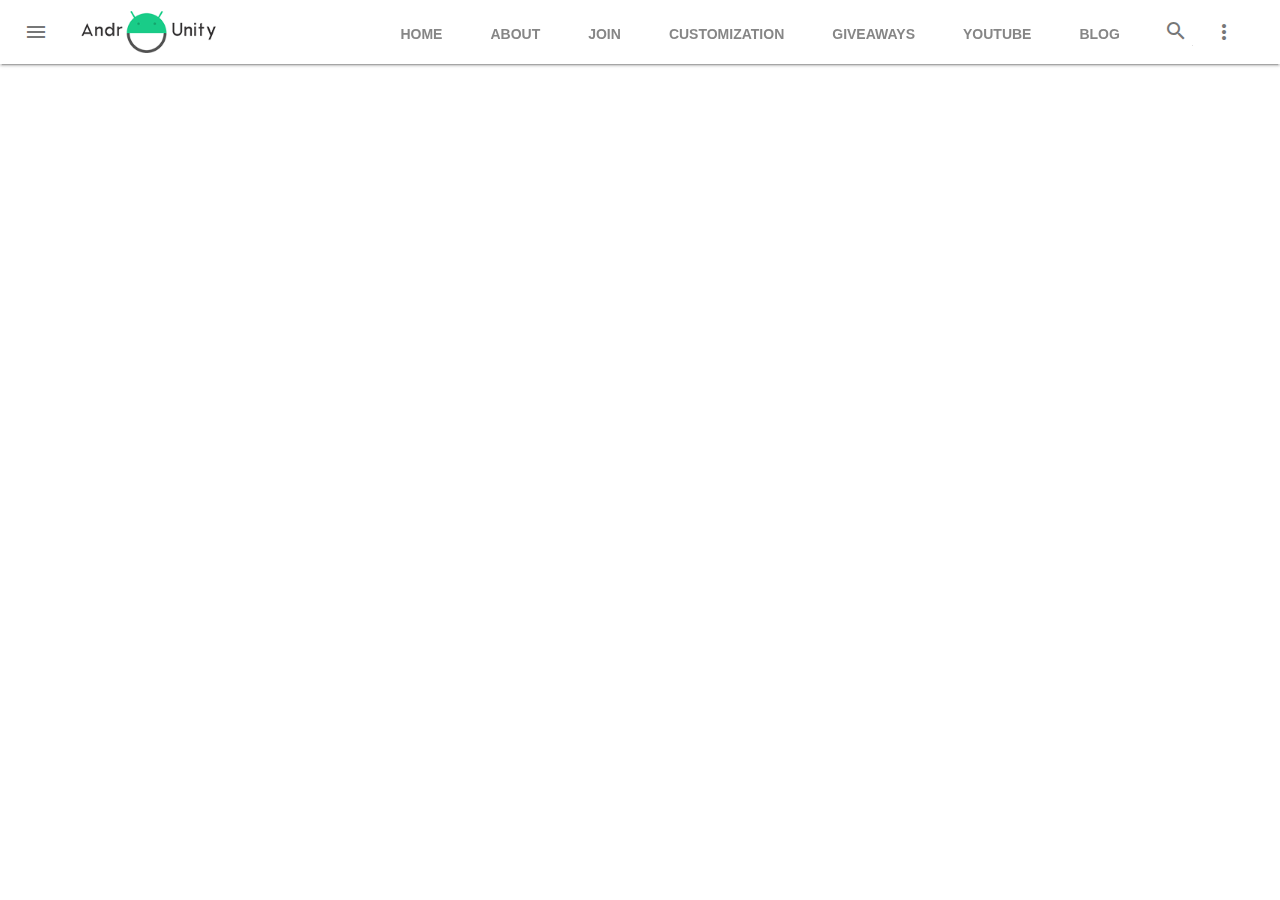
<file: template.html>
<!doctype html>
<!--
  Material Design Lite
  Copyright 2015 Google Inc. All rights reserved.

  Licensed under the Apache License, Version 2.0 (the "License");
  you may not use this file except in compliance with the License.
  You may obtain a copy of the License at

      https://www.apache.org/licenses/LICENSE-2.0

  Unless required by applicable law or agreed to in writing, software
  distributed under the License is distributed on an "AS IS" BASIS,
  WITHOUT WARRANTIES OR CONDITIONS OF ANY KIND, either express or implied.
  See the License for the specific language governing permissions and
  limitations under the License
-->

<html lang="en">
<head>
    <meta charset="utf-8">
    <meta http-equiv="X-UA-Compatible" content="IE=edge">
    <meta name="description" content="AndroUnity, the community for Android lovers.">
    <meta name="viewport" content="width=device-width, initial-scale=1.0, minimum-scale=1.0">
    <title>Androunity</title>

    <!-- Page styles -->
    <link rel="stylesheet" href="https://fonts.googleapis.com/css?family=Roboto:regular,bold,italic,thin,light,bolditalic,black,medium&amp;lang=en">
    <link rel="stylesheet" href="https://fonts.googleapis.com/icon?family=Material+Icons">
    <link rel="stylesheet" href="mdl/material.min.css">
    <link rel="stylesheet" href="styles.css">
    <style>
        #view-source {
            position: fixed;
            display: block;
            right: 0;
            bottom: 0;
            margin-right: 40px;
            margin-bottom: 40px;
            z-index: 900;
        }
    </style>
</head>

<body>

<div class="mdl-layout mdl-js-layout mdl-layout--fixed-header">

    <div class="android-header mdl-layout__header mdl-layout__header">
        <div class="mdl-layout__header-row">
          <span class="android-title mdl-layout-title">
            <img class="android-logo-image" src="images/androunity.png">
          </span>
            <!-- Add spacer, to align navigation to the right in desktop -->
            <div class="android-header-spacer mdl-layout-spacer"></div>
            <div class="android-search-box mdl-textfield mdl-js-textfield mdl-textfield--expandable mdl-textfield--floating-label mdl-textfield--align-right mdl-textfield--full-width">
                <label class="mdl-button mdl-js-button mdl-button--icon" for="search-field">
                    <i class="material-icons">search</i>
                </label>
                <div class="mdl-textfield__expandable-holder">
                    <input class="mdl-textfield__input" type="text" id="search-field">
                </div>
            </div>
            <!-- Navigation -->
            <div class="android-navigation-container">
                <nav class="android-navigation mdl-navigation">
                    <a class="mdl-navigation__link mdl-typography--text-uppercase" href="/">Home</a>
                    <a class="mdl-navigation__link mdl-typography--text-uppercase" href="/about.html">About</a>
                    <a class="mdl-navigation__link mdl-typography--text-uppercase" href="/join.html">Join</a>
                    <a class="mdl-navigation__link mdl-typography--text-uppercase" href="/customization.html">Customization</a>
                    <a class="mdl-navigation__link mdl-typography--text-uppercase" href="/giveaways.html">Giveaways</a>
                    <a class="mdl-navigation__link mdl-typography--text-uppercase" href="https://youtube.com/">YouTube</a>
                    <a class="mdl-navigation__link mdl-typography--text-uppercase" href="/blog.html">Blog</a>
                </nav>
            </div>
            <span class="android-mobile-title mdl-layout-title">
            <img class="android-logo-image" src="images/androunity.png">
          </span>
            <button class="android-more-button mdl-button mdl-js-button mdl-button--icon mdl-js-ripple-effect" id="more-button">
                <i class="material-icons">more_vert</i>
            </button>
            <ul class="mdl-menu mdl-js-menu mdl-menu--bottom-right mdl-js-ripple-effect" for="more-button">
                <li class="mdl-menu__item">BTC Address</li>
                <li class="mdl-menu__item">LTC Adress</li>
            </ul>
        </div>
    </div>

    <div class="android-drawer mdl-layout__drawer">
        <span class="mdl-layout-title">
          <img class="android-logo-image" src="images/androunity-white.png">
        </span>
        <nav class="mdl-navigation">
            <a class="mdl-navigation__link" href="/">Home</a>
            <a class="mdl-navigation__link" href="/about.html">About</a>
            <a class="mdl-navigation__link" href="/join.html">Join</a>
            <a class="mdl-navigation__link" href="/customization.html">Customization</a>
            <a class="mdl-navigation__link" href="https://youtube.com/">YouTube</a>
            <a class="mdl-navigation__link" href="/blog.html">Blog</a>
            <div class="android-drawer-separator"></div>
            <span class="mdl-navigation__link">Social Media</span>
            <a class="mdl-navigation__link" href="https://youtube.com/">YouTube</a>
            <a class="mdl-navigation__link" href="https://plus.google.com/u/1/communities/117023201911524154067">Google+</a>
            <a class="mdl-navigation__link" href="/join.html">WhatsApp</a>
            <div class="android-drawer-separator"></div>
            <!--<span class="mdl-navigation__link" href="">Resources</span>
            <a class="mdl-navigation__link" href="">Official blog</a>
            <a class="mdl-navigation__link" href="">Android on Google+</a>
            <a class="mdl-navigation__link" href="">Android on Twitter</a>
            <div class="android-drawer-separator"></div>-->
            <span class="mdl-navigation__link">For designers</span>
            <a class="mdl-navigation__link" href="/customization.html">Customization</a>
            <a class="mdl-navigation__link" href="/customization.html">Send us your homescreen setup</a>
        </nav>
    </div>


<!-- Text -->

<script src="mdl/material.min.js"></script>
</body>
</html>
</file>
<file: styles.css>
/**
 * Copyright 2015 Google Inc. All Rights Reserved.
 *
 * Licensed under the Apache License, Version 2.0 (the "License");
 * you may not use this file except in compliance with the License.
 * You may obtain a copy of the License at
 *
 *      http://www.apache.org/licenses/LICENSE-2.0
 *
 * Unless required by applicable law or agreed to in writing, software
 * distributed under the License is distributed on an "AS IS" BASIS,
 * WITHOUT WARRANTIES OR CONDITIONS OF ANY KIND, either express or implied.
 * See the License for the specific language governing permissions and
 * limitations under the License.
 */

body {
    margin: 0;
}

/* Disable ugly boxes around images in IE10 */
a img{
    border: 0px;
}

::-moz-selection {
    background-color: #19CC87;
    color: #fff;
}

::selection {
    background-color: #19CC87;
    color: #fff;
}

.android-search-box .mdl-textfield__input {
    color: rgba(0, 0, 0, 0.87);
}

.android-header .mdl-menu__container {
    z-index: 50;
    margin: 0 !important;
}


.mdl-textfield--expandable {
    width: auto;
}

.android-fab {
    position: absolute;
    right: 20%;
    bottom: -26px;
    z-index: 3;
    background: #19CC87 !important;
    color: black !important;
}

.android-mobile-title {
    display: none !important;
}


.android-logo-image {
    height: 42px;
    width: 138px;
}

.androunityyt {
    height: 50px;
    width: 50px;
}

.android-header {
    overflow: visible;
    background-color: white;
}

.android-header .material-icons {
    color: #767777 !important;
}

.android-header .mdl-layout__drawer-button {
    background: transparent;
    color: #767777;
}

.android-header .mdl-navigation__link {
    color: #757575;
    font-weight: 700;
    font-size: 14px;
}

.android-navigation-container {
    /* Simple hack to make the overflow happen to the left instead... */
    direction: rtl;
    -webkit-order: 1;
    -ms-flex-order: 1;
    order: 1;
    width: 500px;
    transition: opacity 0.2s cubic-bezier(0.4, 0, 0.2, 1),
    width 0.2s cubic-bezier(0.4, 0, 0.2, 1);
}

.android-navigation {
    /* ... and now make sure the content is actually LTR */
    direction: ltr;
    -webkit-justify-content: flex-end;
    -ms-flex-pack: end;
    justify-content: flex-end;
    width: 800px;
}

.android-search-box.is-focused + .android-navigation-container {
    opacity: 0;
    width: 100px;
}


.android-navigation .mdl-navigation__link {
    display: inline-block;
    height: 60px;
    line-height: 68px;
    background-color: transparent !important;
    border-bottom: 4px solid transparent;
}

.android-navigation .mdl-navigation__link:hover {
    border-bottom: 4px solid #19CC87;
}

.android-search-box {
    -webkit-order: 2;
    -ms-flex-order: 2;
    order: 2;
    margin-left: 16px;
    margin-right: 16px;
}

.android-more-button {
    -webkit-order: 3;
    -ms-flex-order: 3;
    order: 3;
}


.android-drawer {
    border-right: none;
}

.android-drawer-separator {
    height: 1px;
    background-color: #dcdcdc;
    margin: 8px 0;
}

.android-drawer .mdl-navigation__link.mdl-navigation__link {
    font-size: 14px;
    color: #757575;
}

.android-drawer span.mdl-navigation__link.mdl-navigation__link {
    color: #19CC87;
}

.android-drawer .mdl-layout-title {
    position: relative;
    background: #19CC87;
    height: 160px;
}

.android-drawer .android-logo-image {
    position: absolute;
    bottom: 16px;
}

.android-be-together-section {
    position: relative;
    height: 800px;
    width: auto;
    background-color: #f3f3f3;
    background: url('images/slide01.jpg') center 30% no-repeat;
    background-size: cover;
}

.logo-font {
    font-family: 'Roboto', 'Helvetica', 'Arial', sans-serif;
    line-height: 1;
    color: #767777;
    font-weight: 500;
}

.android-slogan {
    font-size: 60px;
    padding-top: 160px;
}

.android-sub-slogan {
    font-size: 21px;
    padding-top: 24px;
}

.android-create-character {
    font-size: 21px;
    padding-top: 400px;
}

.android-create-character a {
    text-decoration: none;
    color: #767777;
    font-weight: 300;
}

.android-screen-section {
    position: relative;
    padding-top: 60px;
    padding-bottom: 80px;
}

.android-screens {
    text-align: right;
    width: 100%;
    white-space: nowrap;
    overflow-x: auto;
}

.android-screen {
    text-align: center;
}

.android-screen .android-link {
    margin-top: 16px;
    display: block;
    z-index: 2;
}

.android-image-link {
    text-decoration: none;
}

.android-wear {
    display: inline-block;
    width: 160px;
    margin-right: 32px;
}

.android-wear .android-screen-image {
    width: 40%;
    z-index: 1;
}


.android-phone {
    display: inline-block;
    width: 64px;
    margin-right: 48px;
}

.android-phone .android-screen-image {
    width: 100%;
    z-index: 1;
}


.android-tablet {
    display: inline-block;
    width: 110px;
    margin-right: 64px;
}

.android-tablet .android-screen-image {
    width: 100%;
    z-index: 1;
}

.android-tablet .android-link {
    display: block;
    z-index: 2;
}


.android-tv {
    display: inline-block;
    width: 300px;
    margin-right: 80px;
}

.android-tv .android-screen-image {
    width: 100%;
    z-index: 1;
}


.android-auto {
    display: inline-block;
    width: 300px;
    overflow: hidden;
}

.android-auto .android-screen-image {
    display: block;
    height: 300px;
    z-index: 1;
}


.android-wear-section {
    position: relative;
    background: url('images/wear.png') center top no-repeat;
    background-size: cover;
    height: 800px;
}

.android-wear-band {
    position: absolute;
    bottom: 0;
    width: 100%;
    text-align: center;
    background-color: #37474f;
}

.android-wear-band-text {
    max-width: 800px;
    margin-left: 25%;
    padding: 24px;
    text-align: left;
    color: white;
}

.android-wear-band-text p {
    padding-top: 8px;
}

.android-link {
    text-decoration: none;
    color: #19CC87 !important;
}

.android-link:hover {
    color: #19CC87 !important;
}

.android-link .material-icons {
    position: relative;
    top: -1px;
    vertical-align: middle;
}

.android-alt-link {
    text-decoration: none;
    color: #19CC87 !important;
    font-size: 16px;
}

.android-alt-link:hover {
    color: #19CC87 !important;
}

.android-alt-link .material-icons {
    position: relative;
    top: 6px;
}

.android-customized-section {
    text-align: center;
}

.android-customized-section-text {
    max-width: 500px;
    margin-left: auto;
    margin-right: auto;
    padding: 80px 16px 0 16px;
}

.android-customized-section-text p {
    padding-top: 16px;
}

.android-customized-section-image {
    background: url('images/devices.jpg') center top no-repeat;
    background-size: cover;
    height: 400px;
}

.android-more-section {
    padding: 80px 0;
    max-width: 1044px;
    margin-left: auto;
    margin-right: auto;
}

.android-more-section .android-section-title {
    margin-left: 12px;
    padding-bottom: 24px;
}

.android-card-container {
}

.android-card-container .mdl-card__media {
    overflow: hidden;
    background: transparent;
}

.android-card-container .mdl-card__media img {
    width: 100%;
}

.android-card-container .mdl-card__title {
    background: transparent;
    height: auto;
}

.android-card-container .mdl-card__title-text {
    color: black;
    height: auto;
}

.android-card-container .mdl-card__supporting-text {
    height: auto;
    color: black;
    padding-bottom: 56px;
}

.android-card-container .mdl-card__actions {
    position: absolute;
    bottom: 0;
}

.android-card-container .mdl-card__actions a {
    border-top: none;
    font-size: 16px;
}

.android-footer {
    background-color: #fafafa;
    position: relative;
}

.android-footer a:hover {
    color: #19CC87;
}

.android-footer .mdl-mega-footer--top-section::after {
    border-bottom: none;
}

.android-footer .mdl-mega-footer--middle-section::after {
    border-bottom: none;
}

.android-footer .mdl-mega-footer--bottom-section {
    position: relative;
}

.android-footer .mdl-mega-footer--bottom-section a {
    margin-right: 2em;
}

.android-footer .mdl-mega-footer--right-section a .material-icons {
    position: relative;
    top: 6px;
}


.android-link-menu:hover {
    cursor: pointer;
}


/**** Mobile layout ****/
@media (max-width: 900px) {
    .android-navigation-container {
        display: none;
    }

    .android-title {
        display: none !important;
    }

    .android-mobile-title {
        display: block !important;
        position: absolute;
        left: calc(50% - 70px);
        top: 12px;
        transition: opacity 0.2s cubic-bezier(0.4, 0, 0.2, 1);
    }

    /* WebViews in iOS 9 break the "~" operator, and WebViews in OS X 10.10 break
       consecutive "+" operators in some cases. Therefore, we need to use both
       here to cover all the bases. */
    .android.android-search-box.is-focused ~ .android-mobile-title,
    .android-search-box.is-focused + .android-navigation-container + .android-mobile-title {
        opacity: 0;
    }

    .android-more-button {
        display: none;
    }

    .android-search-box.is-focused {
        width: calc(100% - 48px);
    }

    .android-search-box .mdl-textfield__expandable-holder {
        width: 100%;
    }

    .android-be-together-section {
        height: 350px;
    }

    .android-slogan {
        font-size: 26px;
        margin: 0 16px;
        padding-top: 24px;
    }

    .android-sub-slogan {
        font-size: 16px;
        margin: 0 16px;
        padding-top: 8px;
    }

    .android-create-character {
        padding-top: 200px;
        font-size: 16px;
    }


    .android-fab {
        display: none;
    }

    .android-wear-band-text {
        margin-left: 0;
        padding: 16px;
    }

    .android-footer .mdl-mega-footer--bottom-section {
        display: none;
    }
}

a {
    text-decoration: none;
    color: #19CC87;
}
::-webkit-scrollbar {
    display: none;
}



#photos {
    /* Prevent vertical gaps */
    line-height: 0;

    -webkit-column-count: 5;
    -webkit-column-gap:   0px;
    -moz-column-count:    5;
    -moz-column-gap:      0px;
    column-count:         5;
    column-gap:           0px;
}

#photos img {
    /* Just in case there are inline attributes*/
    width: 100%;
    height: auto !important;
}

@media (max-width: 1200px) {
    #photos {
        -moz-column-count:    4;
        -webkit-column-count: 4;
        column-count:         4;
    }
}
@media (max-width: 1000px) {
    #photos {
        -moz-column-count:    3;
        -webkit-column-count: 3;
        column-count:         3;
    }
}
@media (max-width: 800px) {
    #photos {
        -moz-column-count:    2;
        -webkit-column-count: 2;
        column-count:         2;
    }
}
@media (max-width: 400px) {
    #photos {
        -moz-column-count:    1;
        -webkit-column-count: 1;
        column-count:         1;
    }
}
</file>
<file: mdl/material.min.css>
/**
 * material-design-lite - Material Design Components in CSS, JS and HTML
 * @version v1.3.0
 * @license Apache-2.0
 * @copyright 2015 Google, Inc.
 * @link https://github.com/google/material-design-lite
 */
@charset "UTF-8";html{color:rgba(0,0,0,.87)}::-moz-selection{background:#b3d4fc;text-shadow:none}::selection{background:#b3d4fc;text-shadow:none}hr{display:block;height:1px;border:0;border-top:1px solid #ccc;margin:1em 0;padding:0}audio,canvas,iframe,img,svg,video{vertical-align:middle}fieldset{border:0;margin:0;padding:0}textarea{resize:vertical}.browserupgrade{margin:.2em 0;background:#ccc;color:#000;padding:.2em 0}.hidden{display:none!important}.visuallyhidden{border:0;clip:rect(0 0 0 0);height:1px;margin:-1px;overflow:hidden;padding:0;position:absolute;width:1px}.visuallyhidden.focusable:active,.visuallyhidden.focusable:focus{clip:auto;height:auto;margin:0;overflow:visible;position:static;width:auto}.invisible{visibility:hidden}.clearfix:before,.clearfix:after{content:" ";display:table}.clearfix:after{clear:both}@media print{*,*:before,*:after,*:first-letter{background:transparent!important;color:#000!important;box-shadow:none!important}a,a:visited{text-decoration:underline}a[href]:after{content:" (" attr(href)")"}abbr[title]:after{content:" (" attr(title)")"}a[href^="#"]:after,a[href^="javascript:"]:after{content:""}pre,blockquote{border:1px solid #999;page-break-inside:avoid}thead{display:table-header-group}tr,img{page-break-inside:avoid}img{max-width:100%!important}p,h2,h3{orphans:3;widows:3}h2,h3{page-break-after:avoid}}a,.mdl-accordion,.mdl-button,.mdl-card,.mdl-checkbox,.mdl-dropdown-menu,.mdl-icon-toggle,.mdl-item,.mdl-radio,.mdl-slider,.mdl-switch,.mdl-tabs__tab{-webkit-tap-highlight-color:transparent;-webkit-tap-highlight-color:rgba(255,255,255,0)}html{width:100%;height:100%;-ms-touch-action:manipulation;touch-action:manipulation}body{width:100%;min-height:100%;margin:0}main{display:block}*[hidden]{display:none!important}html,body{font-family:"Helvetica","Arial",sans-serif;font-size:14px;font-weight:400;line-height:20px}h1,h2,h3,h4,h5,h6,p{padding:0}h1 small,h2 small,h3 small,h4 small,h5 small,h6 small{font-family:"Roboto","Helvetica","Arial",sans-serif;font-weight:400;line-height:1.35;letter-spacing:-.02em;opacity:.54;font-size:.6em}h1{font-size:56px;line-height:1.35;letter-spacing:-.02em;margin:24px 0}h1,h2{font-family:"Roboto","Helvetica","Arial",sans-serif;font-weight:400}h2{font-size:45px;line-height:48px}h2,h3{margin:24px 0}h3{font-size:34px;line-height:40px}h3,h4{font-family:"Roboto","Helvetica","Arial",sans-serif;font-weight:400}h4{font-size:24px;line-height:32px;-moz-osx-font-smoothing:grayscale;margin:24px 0 16px}h5{font-size:20px;font-weight:500;line-height:1;letter-spacing:.02em}h5,h6{font-family:"Roboto","Helvetica","Arial",sans-serif;margin:24px 0 16px}h6{font-size:16px;letter-spacing:.04em}h6,p{font-weight:400;line-height:24px}p{font-size:14px;letter-spacing:0;margin:0 0 16px}a{color:#ff4081;font-weight:500}blockquote{font-family:"Roboto","Helvetica","Arial",sans-serif;position:relative;font-size:24px;font-weight:300;font-style:italic;line-height:1.35;letter-spacing:.08em}blockquote:before{position:absolute;left:-.5em;content:'“'}blockquote:after{content:'”';margin-left:-.05em}mark{background-color:#f4ff81}dt{font-weight:700}address{font-size:12px;line-height:1;font-style:normal}address,ul,ol{font-weight:400;letter-spacing:0}ul,ol{font-size:14px;line-height:24px}.mdl-typography--display-4,.mdl-typography--display-4-color-contrast{font-family:"Roboto","Helvetica","Arial",sans-serif;font-size:112px;font-weight:300;line-height:1;letter-spacing:-.04em}.mdl-typography--display-4-color-contrast{opacity:.54}.mdl-typography--display-3,.mdl-typography--display-3-color-contrast{font-family:"Roboto","Helvetica","Arial",sans-serif;font-size:56px;font-weight:400;line-height:1.35;letter-spacing:-.02em}.mdl-typography--display-3-color-contrast{opacity:.54}.mdl-typography--display-2,.mdl-typography--display-2-color-contrast{font-family:"Roboto","Helvetica","Arial",sans-serif;font-size:45px;font-weight:400;line-height:48px}.mdl-typography--display-2-color-contrast{opacity:.54}.mdl-typography--display-1,.mdl-typography--display-1-color-contrast{font-family:"Roboto","Helvetica","Arial",sans-serif;font-size:34px;font-weight:400;line-height:40px}.mdl-typography--display-1-color-contrast{opacity:.54}.mdl-typography--headline,.mdl-typography--headline-color-contrast{font-family:"Roboto","Helvetica","Arial",sans-serif;font-size:24px;font-weight:400;line-height:32px;-moz-osx-font-smoothing:grayscale}.mdl-typography--headline-color-contrast{opacity:.87}.mdl-typography--title,.mdl-typography--title-color-contrast{font-family:"Roboto","Helvetica","Arial",sans-serif;font-size:20px;font-weight:500;line-height:1;letter-spacing:.02em}.mdl-typography--title-color-contrast{opacity:.87}.mdl-typography--subhead,.mdl-typography--subhead-color-contrast{font-family:"Roboto","Helvetica","Arial",sans-serif;font-size:16px;font-weight:400;line-height:24px;letter-spacing:.04em}.mdl-typography--subhead-color-contrast{opacity:.87}.mdl-typography--body-2,.mdl-typography--body-2-color-contrast{font-size:14px;font-weight:700;line-height:24px;letter-spacing:0}.mdl-typography--body-2-color-contrast{opacity:.87}.mdl-typography--body-1,.mdl-typography--body-1-color-contrast{font-size:14px;font-weight:400;line-height:24px;letter-spacing:0}.mdl-typography--body-1-color-contrast{opacity:.87}.mdl-typography--body-2-force-preferred-font,.mdl-typography--body-2-force-preferred-font-color-contrast{font-family:"Roboto","Helvetica","Arial",sans-serif;font-size:14px;font-weight:500;line-height:24px;letter-spacing:0}.mdl-typography--body-2-force-preferred-font-color-contrast{opacity:.87}.mdl-typography--body-1-force-preferred-font,.mdl-typography--body-1-force-preferred-font-color-contrast{font-family:"Roboto","Helvetica","Arial",sans-serif;font-size:14px;font-weight:400;line-height:24px;letter-spacing:0}.mdl-typography--body-1-force-preferred-font-color-contrast{opacity:.87}.mdl-typography--caption,.mdl-typography--caption-force-preferred-font{font-size:12px;font-weight:400;line-height:1;letter-spacing:0}.mdl-typography--caption-force-preferred-font{font-family:"Roboto","Helvetica","Arial",sans-serif}.mdl-typography--caption-color-contrast,.mdl-typography--caption-force-preferred-font-color-contrast{font-size:12px;font-weight:400;line-height:1;letter-spacing:0;opacity:.54}.mdl-typography--caption-force-preferred-font-color-contrast,.mdl-typography--menu{font-family:"Roboto","Helvetica","Arial",sans-serif}.mdl-typography--menu{font-size:14px;font-weight:500;line-height:1;letter-spacing:0}.mdl-typography--menu-color-contrast{opacity:.87}.mdl-typography--menu-color-contrast,.mdl-typography--button,.mdl-typography--button-color-contrast{font-family:"Roboto","Helvetica","Arial",sans-serif;font-size:14px;font-weight:500;line-height:1;letter-spacing:0}.mdl-typography--button,.mdl-typography--button-color-contrast{text-transform:uppercase}.mdl-typography--button-color-contrast{opacity:.87}.mdl-typography--text-left{text-align:left}.mdl-typography--text-right{text-align:right}.mdl-typography--text-center{text-align:center}.mdl-typography--text-justify{text-align:justify}.mdl-typography--text-nowrap{white-space:nowrap}.mdl-typography--text-lowercase{text-transform:lowercase}.mdl-typography--text-uppercase{text-transform:uppercase}.mdl-typography--text-capitalize{text-transform:capitalize}.mdl-typography--font-thin{font-weight:200!important}.mdl-typography--font-light{font-weight:300!important}.mdl-typography--font-regular{font-weight:400!important}.mdl-typography--font-medium{font-weight:500!important}.mdl-typography--font-bold{font-weight:700!important}.mdl-typography--font-black{font-weight:900!important}.material-icons{font-family:'Material Icons';font-weight:400;font-style:normal;font-size:24px;line-height:1;letter-spacing:normal;text-transform:none;display:inline-block;word-wrap:normal;-moz-font-feature-settings:'liga';font-feature-settings:'liga';-webkit-font-feature-settings:'liga';-webkit-font-smoothing:antialiased}.mdl-color-text--red{color:#f44336 !important}.mdl-color--red{background-color:#f44336 !important}.mdl-color-text--red-50{color:#ffebee !important}.mdl-color--red-50{background-color:#ffebee !important}.mdl-color-text--red-100{color:#ffcdd2 !important}.mdl-color--red-100{background-color:#ffcdd2 !important}.mdl-color-text--red-200{color:#ef9a9a !important}.mdl-color--red-200{background-color:#ef9a9a !important}.mdl-color-text--red-300{color:#e57373 !important}.mdl-color--red-300{background-color:#e57373 !important}.mdl-color-text--red-400{color:#ef5350 !important}.mdl-color--red-400{background-color:#ef5350 !important}.mdl-color-text--red-500{color:#f44336 !important}.mdl-color--red-500{background-color:#f44336 !important}.mdl-color-text--red-600{color:#e53935 !important}.mdl-color--red-600{background-color:#e53935 !important}.mdl-color-text--red-700{color:#d32f2f !important}.mdl-color--red-700{background-color:#d32f2f !important}.mdl-color-text--red-800{color:#c62828 !important}.mdl-color--red-800{background-color:#c62828 !important}.mdl-color-text--red-900{color:#b71c1c !important}.mdl-color--red-900{background-color:#b71c1c !important}.mdl-color-text--red-A100{color:#ff8a80 !important}.mdl-color--red-A100{background-color:#ff8a80 !important}.mdl-color-text--red-A200{color:#ff5252 !important}.mdl-color--red-A200{background-color:#ff5252 !important}.mdl-color-text--red-A400{color:#ff1744 !important}.mdl-color--red-A400{background-color:#ff1744 !important}.mdl-color-text--red-A700{color:#d50000 !important}.mdl-color--red-A700{background-color:#d50000 !important}.mdl-color-text--pink{color:#e91e63 !important}.mdl-color--pink{background-color:#e91e63 !important}.mdl-color-text--pink-50{color:#fce4ec !important}.mdl-color--pink-50{background-color:#fce4ec !important}.mdl-color-text--pink-100{color:#f8bbd0 !important}.mdl-color--pink-100{background-color:#f8bbd0 !important}.mdl-color-text--pink-200{color:#f48fb1 !important}.mdl-color--pink-200{background-color:#f48fb1 !important}.mdl-color-text--pink-300{color:#f06292 !important}.mdl-color--pink-300{background-color:#f06292 !important}.mdl-color-text--pink-400{color:#ec407a !important}.mdl-color--pink-400{background-color:#ec407a !important}.mdl-color-text--pink-500{color:#e91e63 !important}.mdl-color--pink-500{background-color:#e91e63 !important}.mdl-color-text--pink-600{color:#d81b60 !important}.mdl-color--pink-600{background-color:#d81b60 !important}.mdl-color-text--pink-700{color:#c2185b !important}.mdl-color--pink-700{background-color:#c2185b !important}.mdl-color-text--pink-800{color:#ad1457 !important}.mdl-color--pink-800{background-color:#ad1457 !important}.mdl-color-text--pink-900{color:#880e4f !important}.mdl-color--pink-900{background-color:#880e4f !important}.mdl-color-text--pink-A100{color:#ff80ab !important}.mdl-color--pink-A100{background-color:#ff80ab !important}.mdl-color-text--pink-A200{color:#ff4081 !important}.mdl-color--pink-A200{background-color:#ff4081 !important}.mdl-color-text--pink-A400{color:#f50057 !important}.mdl-color--pink-A400{background-color:#f50057 !important}.mdl-color-text--pink-A700{color:#c51162 !important}.mdl-color--pink-A700{background-color:#c51162 !important}.mdl-color-text--purple{color:#9c27b0 !important}.mdl-color--purple{background-color:#9c27b0 !important}.mdl-color-text--purple-50{color:#f3e5f5 !important}.mdl-color--purple-50{background-color:#f3e5f5 !important}.mdl-color-text--purple-100{color:#e1bee7 !important}.mdl-color--purple-100{background-color:#e1bee7 !important}.mdl-color-text--purple-200{color:#ce93d8 !important}.mdl-color--purple-200{background-color:#ce93d8 !important}.mdl-color-text--purple-300{color:#ba68c8 !important}.mdl-color--purple-300{background-color:#ba68c8 !important}.mdl-color-text--purple-400{color:#ab47bc !important}.mdl-color--purple-400{background-color:#ab47bc !important}.mdl-color-text--purple-500{color:#9c27b0 !important}.mdl-color--purple-500{background-color:#9c27b0 !important}.mdl-color-text--purple-600{color:#8e24aa !important}.mdl-color--purple-600{background-color:#8e24aa !important}.mdl-color-text--purple-700{color:#7b1fa2 !important}.mdl-color--purple-700{background-color:#7b1fa2 !important}.mdl-color-text--purple-800{color:#6a1b9a !important}.mdl-color--purple-800{background-color:#6a1b9a !important}.mdl-color-text--purple-900{color:#4a148c !important}.mdl-color--purple-900{background-color:#4a148c !important}.mdl-color-text--purple-A100{color:#ea80fc !important}.mdl-color--purple-A100{background-color:#ea80fc !important}.mdl-color-text--purple-A200{color:#e040fb !important}.mdl-color--purple-A200{background-color:#e040fb !important}.mdl-color-text--purple-A400{color:#d500f9 !important}.mdl-color--purple-A400{background-color:#d500f9 !important}.mdl-color-text--purple-A700{color:#a0f !important}.mdl-color--purple-A700{background-color:#a0f !important}.mdl-color-text--deep-purple{color:#673ab7 !important}.mdl-color--deep-purple{background-color:#673ab7 !important}.mdl-color-text--deep-purple-50{color:#ede7f6 !important}.mdl-color--deep-purple-50{background-color:#ede7f6 !important}.mdl-color-text--deep-purple-100{color:#d1c4e9 !important}.mdl-color--deep-purple-100{background-color:#d1c4e9 !important}.mdl-color-text--deep-purple-200{color:#b39ddb !important}.mdl-color--deep-purple-200{background-color:#b39ddb !important}.mdl-color-text--deep-purple-300{color:#9575cd !important}.mdl-color--deep-purple-300{background-color:#9575cd !important}.mdl-color-text--deep-purple-400{color:#7e57c2 !important}.mdl-color--deep-purple-400{background-color:#7e57c2 !important}.mdl-color-text--deep-purple-500{color:#673ab7 !important}.mdl-color--deep-purple-500{background-color:#673ab7 !important}.mdl-color-text--deep-purple-600{color:#5e35b1 !important}.mdl-color--deep-purple-600{background-color:#5e35b1 !important}.mdl-color-text--deep-purple-700{color:#512da8 !important}.mdl-color--deep-purple-700{background-color:#512da8 !important}.mdl-color-text--deep-purple-800{color:#4527a0 !important}.mdl-color--deep-purple-800{background-color:#4527a0 !important}.mdl-color-text--deep-purple-900{color:#311b92 !important}.mdl-color--deep-purple-900{background-color:#311b92 !important}.mdl-color-text--deep-purple-A100{color:#b388ff !important}.mdl-color--deep-purple-A100{background-color:#b388ff !important}.mdl-color-text--deep-purple-A200{color:#7c4dff !important}.mdl-color--deep-purple-A200{background-color:#7c4dff !important}.mdl-color-text--deep-purple-A400{color:#651fff !important}.mdl-color--deep-purple-A400{background-color:#651fff !important}.mdl-color-text--deep-purple-A700{color:#6200ea !important}.mdl-color--deep-purple-A700{background-color:#6200ea !important}.mdl-color-text--indigo{color:#3f51b5 !important}.mdl-color--indigo{background-color:#3f51b5 !important}.mdl-color-text--indigo-50{color:#e8eaf6 !important}.mdl-color--indigo-50{background-color:#e8eaf6 !important}.mdl-color-text--indigo-100{color:#c5cae9 !important}.mdl-color--indigo-100{background-color:#c5cae9 !important}.mdl-color-text--indigo-200{color:#9fa8da !important}.mdl-color--indigo-200{background-color:#9fa8da !important}.mdl-color-text--indigo-300{color:#7986cb !important}.mdl-color--indigo-300{background-color:#7986cb !important}.mdl-color-text--indigo-400{color:#5c6bc0 !important}.mdl-color--indigo-400{background-color:#5c6bc0 !important}.mdl-color-text--indigo-500{color:#3f51b5 !important}.mdl-color--indigo-500{background-color:#3f51b5 !important}.mdl-color-text--indigo-600{color:#3949ab !important}.mdl-color--indigo-600{background-color:#3949ab !important}.mdl-color-text--indigo-700{color:#303f9f !important}.mdl-color--indigo-700{background-color:#303f9f !important}.mdl-color-text--indigo-800{color:#283593 !important}.mdl-color--indigo-800{background-color:#283593 !important}.mdl-color-text--indigo-900{color:#1a237e !important}.mdl-color--indigo-900{background-color:#1a237e !important}.mdl-color-text--indigo-A100{color:#8c9eff !important}.mdl-color--indigo-A100{background-color:#8c9eff !important}.mdl-color-text--indigo-A200{color:#536dfe !important}.mdl-color--indigo-A200{background-color:#536dfe !important}.mdl-color-text--indigo-A400{color:#3d5afe !important}.mdl-color--indigo-A400{background-color:#3d5afe !important}.mdl-color-text--indigo-A700{color:#304ffe !important}.mdl-color--indigo-A700{background-color:#304ffe !important}.mdl-color-text--blue{color:#2196f3 !important}.mdl-color--blue{background-color:#2196f3 !important}.mdl-color-text--blue-50{color:#e3f2fd !important}.mdl-color--blue-50{background-color:#e3f2fd !important}.mdl-color-text--blue-100{color:#bbdefb !important}.mdl-color--blue-100{background-color:#bbdefb !important}.mdl-color-text--blue-200{color:#90caf9 !important}.mdl-color--blue-200{background-color:#90caf9 !important}.mdl-color-text--blue-300{color:#64b5f6 !important}.mdl-color--blue-300{background-color:#64b5f6 !important}.mdl-color-text--blue-400{color:#42a5f5 !important}.mdl-color--blue-400{background-color:#42a5f5 !important}.mdl-color-text--blue-500{color:#2196f3 !important}.mdl-color--blue-500{background-color:#2196f3 !important}.mdl-color-text--blue-600{color:#1e88e5 !important}.mdl-color--blue-600{background-color:#1e88e5 !important}.mdl-color-text--blue-700{color:#1976d2 !important}.mdl-color--blue-700{background-color:#1976d2 !important}.mdl-color-text--blue-800{color:#1565c0 !important}.mdl-color--blue-800{background-color:#1565c0 !important}.mdl-color-text--blue-900{color:#0d47a1 !important}.mdl-color--blue-900{background-color:#0d47a1 !important}.mdl-color-text--blue-A100{color:#82b1ff !important}.mdl-color--blue-A100{background-color:#82b1ff !important}.mdl-color-text--blue-A200{color:#448aff !important}.mdl-color--blue-A200{background-color:#448aff !important}.mdl-color-text--blue-A400{color:#2979ff !important}.mdl-color--blue-A400{background-color:#2979ff !important}.mdl-color-text--blue-A700{color:#2962ff !important}.mdl-color--blue-A700{background-color:#2962ff !important}.mdl-color-text--light-blue{color:#03a9f4 !important}.mdl-color--light-blue{background-color:#03a9f4 !important}.mdl-color-text--light-blue-50{color:#e1f5fe !important}.mdl-color--light-blue-50{background-color:#e1f5fe !important}.mdl-color-text--light-blue-100{color:#b3e5fc !important}.mdl-color--light-blue-100{background-color:#b3e5fc !important}.mdl-color-text--light-blue-200{color:#81d4fa !important}.mdl-color--light-blue-200{background-color:#81d4fa !important}.mdl-color-text--light-blue-300{color:#4fc3f7 !important}.mdl-color--light-blue-300{background-color:#4fc3f7 !important}.mdl-color-text--light-blue-400{color:#29b6f6 !important}.mdl-color--light-blue-400{background-color:#29b6f6 !important}.mdl-color-text--light-blue-500{color:#03a9f4 !important}.mdl-color--light-blue-500{background-color:#03a9f4 !important}.mdl-color-text--light-blue-600{color:#039be5 !important}.mdl-color--light-blue-600{background-color:#039be5 !important}.mdl-color-text--light-blue-700{color:#0288d1 !important}.mdl-color--light-blue-700{background-color:#0288d1 !important}.mdl-color-text--light-blue-800{color:#0277bd !important}.mdl-color--light-blue-800{background-color:#0277bd !important}.mdl-color-text--light-blue-900{color:#01579b !important}.mdl-color--light-blue-900{background-color:#01579b !important}.mdl-color-text--light-blue-A100{color:#80d8ff !important}.mdl-color--light-blue-A100{background-color:#80d8ff !important}.mdl-color-text--light-blue-A200{color:#40c4ff !important}.mdl-color--light-blue-A200{background-color:#40c4ff !important}.mdl-color-text--light-blue-A400{color:#00b0ff !important}.mdl-color--light-blue-A400{background-color:#00b0ff !important}.mdl-color-text--light-blue-A700{color:#0091ea !important}.mdl-color--light-blue-A700{background-color:#0091ea !important}.mdl-color-text--cyan{color:#00bcd4 !important}.mdl-color--cyan{background-color:#00bcd4 !important}.mdl-color-text--cyan-50{color:#e0f7fa !important}.mdl-color--cyan-50{background-color:#e0f7fa !important}.mdl-color-text--cyan-100{color:#b2ebf2 !important}.mdl-color--cyan-100{background-color:#b2ebf2 !important}.mdl-color-text--cyan-200{color:#80deea !important}.mdl-color--cyan-200{background-color:#80deea !important}.mdl-color-text--cyan-300{color:#4dd0e1 !important}.mdl-color--cyan-300{background-color:#4dd0e1 !important}.mdl-color-text--cyan-400{color:#26c6da !important}.mdl-color--cyan-400{background-color:#26c6da !important}.mdl-color-text--cyan-500{color:#00bcd4 !important}.mdl-color--cyan-500{background-color:#00bcd4 !important}.mdl-color-text--cyan-600{color:#00acc1 !important}.mdl-color--cyan-600{background-color:#00acc1 !important}.mdl-color-text--cyan-700{color:#0097a7 !important}.mdl-color--cyan-700{background-color:#0097a7 !important}.mdl-color-text--cyan-800{color:#00838f !important}.mdl-color--cyan-800{background-color:#00838f !important}.mdl-color-text--cyan-900{color:#006064 !important}.mdl-color--cyan-900{background-color:#006064 !important}.mdl-color-text--cyan-A100{color:#84ffff !important}.mdl-color--cyan-A100{background-color:#84ffff !important}.mdl-color-text--cyan-A200{color:#18ffff !important}.mdl-color--cyan-A200{background-color:#18ffff !important}.mdl-color-text--cyan-A400{color:#00e5ff !important}.mdl-color--cyan-A400{background-color:#00e5ff !important}.mdl-color-text--cyan-A700{color:#00b8d4 !important}.mdl-color--cyan-A700{background-color:#00b8d4 !important}.mdl-color-text--teal{color:#009688 !important}.mdl-color--teal{background-color:#009688 !important}.mdl-color-text--teal-50{color:#e0f2f1 !important}.mdl-color--teal-50{background-color:#e0f2f1 !important}.mdl-color-text--teal-100{color:#b2dfdb !important}.mdl-color--teal-100{background-color:#b2dfdb !important}.mdl-color-text--teal-200{color:#80cbc4 !important}.mdl-color--teal-200{background-color:#80cbc4 !important}.mdl-color-text--teal-300{color:#4db6ac !important}.mdl-color--teal-300{background-color:#4db6ac !important}.mdl-color-text--teal-400{color:#26a69a !important}.mdl-color--teal-400{background-color:#26a69a !important}.mdl-color-text--teal-500{color:#009688 !important}.mdl-color--teal-500{background-color:#009688 !important}.mdl-color-text--teal-600{color:#00897b !important}.mdl-color--teal-600{background-color:#00897b !important}.mdl-color-text--teal-700{color:#00796b !important}.mdl-color--teal-700{background-color:#00796b !important}.mdl-color-text--teal-800{color:#00695c !important}.mdl-color--teal-800{background-color:#00695c !important}.mdl-color-text--teal-900{color:#004d40 !important}.mdl-color--teal-900{background-color:#004d40 !important}.mdl-color-text--teal-A100{color:#a7ffeb !important}.mdl-color--teal-A100{background-color:#a7ffeb !important}.mdl-color-text--teal-A200{color:#64ffda !important}.mdl-color--teal-A200{background-color:#64ffda !important}.mdl-color-text--teal-A400{color:#1de9b6 !important}.mdl-color--teal-A400{background-color:#1de9b6 !important}.mdl-color-text--teal-A700{color:#00bfa5 !important}.mdl-color--teal-A700{background-color:#00bfa5 !important}.mdl-color-text--green{color:#4caf50 !important}.mdl-color--green{background-color:#4caf50 !important}.mdl-color-text--green-50{color:#e8f5e9 !important}.mdl-color--green-50{background-color:#e8f5e9 !important}.mdl-color-text--green-100{color:#c8e6c9 !important}.mdl-color--green-100{background-color:#c8e6c9 !important}.mdl-color-text--green-200{color:#a5d6a7 !important}.mdl-color--green-200{background-color:#a5d6a7 !important}.mdl-color-text--green-300{color:#81c784 !important}.mdl-color--green-300{background-color:#81c784 !important}.mdl-color-text--green-400{color:#66bb6a !important}.mdl-color--green-400{background-color:#66bb6a !important}.mdl-color-text--green-500{color:#4caf50 !important}.mdl-color--green-500{background-color:#4caf50 !important}.mdl-color-text--green-600{color:#43a047 !important}.mdl-color--green-600{background-color:#43a047 !important}.mdl-color-text--green-700{color:#388e3c !important}.mdl-color--green-700{background-color:#388e3c !important}.mdl-color-text--green-800{color:#2e7d32 !important}.mdl-color--green-800{background-color:#2e7d32 !important}.mdl-color-text--green-900{color:#1b5e20 !important}.mdl-color--green-900{background-color:#1b5e20 !important}.mdl-color-text--green-A100{color:#b9f6ca !important}.mdl-color--green-A100{background-color:#b9f6ca !important}.mdl-color-text--green-A200{color:#69f0ae !important}.mdl-color--green-A200{background-color:#69f0ae !important}.mdl-color-text--green-A400{color:#00e676 !important}.mdl-color--green-A400{background-color:#00e676 !important}.mdl-color-text--green-A700{color:#00c853 !important}.mdl-color--green-A700{background-color:#00c853 !important}.mdl-color-text--light-green{color:#8bc34a !important}.mdl-color--light-green{background-color:#8bc34a !important}.mdl-color-text--light-green-50{color:#f1f8e9 !important}.mdl-color--light-green-50{background-color:#f1f8e9 !important}.mdl-color-text--light-green-100{color:#dcedc8 !important}.mdl-color--light-green-100{background-color:#dcedc8 !important}.mdl-color-text--light-green-200{color:#c5e1a5 !important}.mdl-color--light-green-200{background-color:#c5e1a5 !important}.mdl-color-text--light-green-300{color:#aed581 !important}.mdl-color--light-green-300{background-color:#aed581 !important}.mdl-color-text--light-green-400{color:#9ccc65 !important}.mdl-color--light-green-400{background-color:#9ccc65 !important}.mdl-color-text--light-green-500{color:#8bc34a !important}.mdl-color--light-green-500{background-color:#8bc34a !important}.mdl-color-text--light-green-600{color:#7cb342 !important}.mdl-color--light-green-600{background-color:#7cb342 !important}.mdl-color-text--light-green-700{color:#689f38 !important}.mdl-color--light-green-700{background-color:#689f38 !important}.mdl-color-text--light-green-800{color:#558b2f !important}.mdl-color--light-green-800{background-color:#558b2f !important}.mdl-color-text--light-green-900{color:#33691e !important}.mdl-color--light-green-900{background-color:#33691e !important}.mdl-color-text--light-green-A100{color:#ccff90 !important}.mdl-color--light-green-A100{background-color:#ccff90 !important}.mdl-color-text--light-green-A200{color:#b2ff59 !important}.mdl-color--light-green-A200{background-color:#b2ff59 !important}.mdl-color-text--light-green-A400{color:#76ff03 !important}.mdl-color--light-green-A400{background-color:#76ff03 !important}.mdl-color-text--light-green-A700{color:#64dd17 !important}.mdl-color--light-green-A700{background-color:#64dd17 !important}.mdl-color-text--lime{color:#cddc39 !important}.mdl-color--lime{background-color:#cddc39 !important}.mdl-color-text--lime-50{color:#f9fbe7 !important}.mdl-color--lime-50{background-color:#f9fbe7 !important}.mdl-color-text--lime-100{color:#f0f4c3 !important}.mdl-color--lime-100{background-color:#f0f4c3 !important}.mdl-color-text--lime-200{color:#e6ee9c !important}.mdl-color--lime-200{background-color:#e6ee9c !important}.mdl-color-text--lime-300{color:#dce775 !important}.mdl-color--lime-300{background-color:#dce775 !important}.mdl-color-text--lime-400{color:#d4e157 !important}.mdl-color--lime-400{background-color:#d4e157 !important}.mdl-color-text--lime-500{color:#cddc39 !important}.mdl-color--lime-500{background-color:#cddc39 !important}.mdl-color-text--lime-600{color:#c0ca33 !important}.mdl-color--lime-600{background-color:#c0ca33 !important}.mdl-color-text--lime-700{color:#afb42b !important}.mdl-color--lime-700{background-color:#afb42b !important}.mdl-color-text--lime-800{color:#9e9d24 !important}.mdl-color--lime-800{background-color:#9e9d24 !important}.mdl-color-text--lime-900{color:#827717 !important}.mdl-color--lime-900{background-color:#827717 !important}.mdl-color-text--lime-A100{color:#f4ff81 !important}.mdl-color--lime-A100{background-color:#f4ff81 !important}.mdl-color-text--lime-A200{color:#eeff41 !important}.mdl-color--lime-A200{background-color:#eeff41 !important}.mdl-color-text--lime-A400{color:#c6ff00 !important}.mdl-color--lime-A400{background-color:#c6ff00 !important}.mdl-color-text--lime-A700{color:#aeea00 !important}.mdl-color--lime-A700{background-color:#aeea00 !important}.mdl-color-text--yellow{color:#ffeb3b !important}.mdl-color--yellow{background-color:#ffeb3b !important}.mdl-color-text--yellow-50{color:#fffde7 !important}.mdl-color--yellow-50{background-color:#fffde7 !important}.mdl-color-text--yellow-100{color:#fff9c4 !important}.mdl-color--yellow-100{background-color:#fff9c4 !important}.mdl-color-text--yellow-200{color:#fff59d !important}.mdl-color--yellow-200{background-color:#fff59d !important}.mdl-color-text--yellow-300{color:#fff176 !important}.mdl-color--yellow-300{background-color:#fff176 !important}.mdl-color-text--yellow-400{color:#ffee58 !important}.mdl-color--yellow-400{background-color:#ffee58 !important}.mdl-color-text--yellow-500{color:#ffeb3b !important}.mdl-color--yellow-500{background-color:#ffeb3b !important}.mdl-color-text--yellow-600{color:#fdd835 !important}.mdl-color--yellow-600{background-color:#fdd835 !important}.mdl-color-text--yellow-700{color:#fbc02d !important}.mdl-color--yellow-700{background-color:#fbc02d !important}.mdl-color-text--yellow-800{color:#f9a825 !important}.mdl-color--yellow-800{background-color:#f9a825 !important}.mdl-color-text--yellow-900{color:#f57f17 !important}.mdl-color--yellow-900{background-color:#f57f17 !important}.mdl-color-text--yellow-A100{color:#ffff8d !important}.mdl-color--yellow-A100{background-color:#ffff8d !important}.mdl-color-text--yellow-A200{color:#ff0 !important}.mdl-color--yellow-A200{background-color:#ff0 !important}.mdl-color-text--yellow-A400{color:#ffea00 !important}.mdl-color--yellow-A400{background-color:#ffea00 !important}.mdl-color-text--yellow-A700{color:#ffd600 !important}.mdl-color--yellow-A700{background-color:#ffd600 !important}.mdl-color-text--amber{color:#ffc107 !important}.mdl-color--amber{background-color:#ffc107 !important}.mdl-color-text--amber-50{color:#fff8e1 !important}.mdl-color--amber-50{background-color:#fff8e1 !important}.mdl-color-text--amber-100{color:#ffecb3 !important}.mdl-color--amber-100{background-color:#ffecb3 !important}.mdl-color-text--amber-200{color:#ffe082 !important}.mdl-color--amber-200{background-color:#ffe082 !important}.mdl-color-text--amber-300{color:#ffd54f !important}.mdl-color--amber-300{background-color:#ffd54f !important}.mdl-color-text--amber-400{color:#ffca28 !important}.mdl-color--amber-400{background-color:#ffca28 !important}.mdl-color-text--amber-500{color:#ffc107 !important}.mdl-color--amber-500{background-color:#ffc107 !important}.mdl-color-text--amber-600{color:#ffb300 !important}.mdl-color--amber-600{background-color:#ffb300 !important}.mdl-color-text--amber-700{color:#ffa000 !important}.mdl-color--amber-700{background-color:#ffa000 !important}.mdl-color-text--amber-800{color:#ff8f00 !important}.mdl-color--amber-800{background-color:#ff8f00 !important}.mdl-color-text--amber-900{color:#ff6f00 !important}.mdl-color--amber-900{background-color:#ff6f00 !important}.mdl-color-text--amber-A100{color:#ffe57f !important}.mdl-color--amber-A100{background-color:#ffe57f !important}.mdl-color-text--amber-A200{color:#ffd740 !important}.mdl-color--amber-A200{background-color:#ffd740 !important}.mdl-color-text--amber-A400{color:#ffc400 !important}.mdl-color--amber-A400{background-color:#ffc400 !important}.mdl-color-text--amber-A700{color:#ffab00 !important}.mdl-color--amber-A700{background-color:#ffab00 !important}.mdl-color-text--orange{color:#ff9800 !important}.mdl-color--orange{background-color:#ff9800 !important}.mdl-color-text--orange-50{color:#fff3e0 !important}.mdl-color--orange-50{background-color:#fff3e0 !important}.mdl-color-text--orange-100{color:#ffe0b2 !important}.mdl-color--orange-100{background-color:#ffe0b2 !important}.mdl-color-text--orange-200{color:#ffcc80 !important}.mdl-color--orange-200{background-color:#ffcc80 !important}.mdl-color-text--orange-300{color:#ffb74d !important}.mdl-color--orange-300{background-color:#ffb74d !important}.mdl-color-text--orange-400{color:#ffa726 !important}.mdl-color--orange-400{background-color:#ffa726 !important}.mdl-color-text--orange-500{color:#ff9800 !important}.mdl-color--orange-500{background-color:#ff9800 !important}.mdl-color-text--orange-600{color:#fb8c00 !important}.mdl-color--orange-600{background-color:#fb8c00 !important}.mdl-color-text--orange-700{color:#f57c00 !important}.mdl-color--orange-700{background-color:#f57c00 !important}.mdl-color-text--orange-800{color:#ef6c00 !important}.mdl-color--orange-800{background-color:#ef6c00 !important}.mdl-color-text--orange-900{color:#e65100 !important}.mdl-color--orange-900{background-color:#e65100 !important}.mdl-color-text--orange-A100{color:#ffd180 !important}.mdl-color--orange-A100{background-color:#ffd180 !important}.mdl-color-text--orange-A200{color:#ffab40 !important}.mdl-color--orange-A200{background-color:#ffab40 !important}.mdl-color-text--orange-A400{color:#ff9100 !important}.mdl-color--orange-A400{background-color:#ff9100 !important}.mdl-color-text--orange-A700{color:#ff6d00 !important}.mdl-color--orange-A700{background-color:#ff6d00 !important}.mdl-color-text--deep-orange{color:#ff5722 !important}.mdl-color--deep-orange{background-color:#ff5722 !important}.mdl-color-text--deep-orange-50{color:#fbe9e7 !important}.mdl-color--deep-orange-50{background-color:#fbe9e7 !important}.mdl-color-text--deep-orange-100{color:#ffccbc !important}.mdl-color--deep-orange-100{background-color:#ffccbc !important}.mdl-color-text--deep-orange-200{color:#ffab91 !important}.mdl-color--deep-orange-200{background-color:#ffab91 !important}.mdl-color-text--deep-orange-300{color:#ff8a65 !important}.mdl-color--deep-orange-300{background-color:#ff8a65 !important}.mdl-color-text--deep-orange-400{color:#ff7043 !important}.mdl-color--deep-orange-400{background-color:#ff7043 !important}.mdl-color-text--deep-orange-500{color:#ff5722 !important}.mdl-color--deep-orange-500{background-color:#ff5722 !important}.mdl-color-text--deep-orange-600{color:#f4511e !important}.mdl-color--deep-orange-600{background-color:#f4511e !important}.mdl-color-text--deep-orange-700{color:#e64a19 !important}.mdl-color--deep-orange-700{background-color:#e64a19 !important}.mdl-color-text--deep-orange-800{color:#d84315 !important}.mdl-color--deep-orange-800{background-color:#d84315 !important}.mdl-color-text--deep-orange-900{color:#bf360c !important}.mdl-color--deep-orange-900{background-color:#bf360c !important}.mdl-color-text--deep-orange-A100{color:#ff9e80 !important}.mdl-color--deep-orange-A100{background-color:#ff9e80 !important}.mdl-color-text--deep-orange-A200{color:#ff6e40 !important}.mdl-color--deep-orange-A200{background-color:#ff6e40 !important}.mdl-color-text--deep-orange-A400{color:#ff3d00 !important}.mdl-color--deep-orange-A400{background-color:#ff3d00 !important}.mdl-color-text--deep-orange-A700{color:#dd2c00 !important}.mdl-color--deep-orange-A700{background-color:#dd2c00 !important}.mdl-color-text--brown{color:#795548 !important}.mdl-color--brown{background-color:#795548 !important}.mdl-color-text--brown-50{color:#efebe9 !important}.mdl-color--brown-50{background-color:#efebe9 !important}.mdl-color-text--brown-100{color:#d7ccc8 !important}.mdl-color--brown-100{background-color:#d7ccc8 !important}.mdl-color-text--brown-200{color:#bcaaa4 !important}.mdl-color--brown-200{background-color:#bcaaa4 !important}.mdl-color-text--brown-300{color:#a1887f !important}.mdl-color--brown-300{background-color:#a1887f !important}.mdl-color-text--brown-400{color:#8d6e63 !important}.mdl-color--brown-400{background-color:#8d6e63 !important}.mdl-color-text--brown-500{color:#795548 !important}.mdl-color--brown-500{background-color:#795548 !important}.mdl-color-text--brown-600{color:#6d4c41 !important}.mdl-color--brown-600{background-color:#6d4c41 !important}.mdl-color-text--brown-700{color:#5d4037 !important}.mdl-color--brown-700{background-color:#5d4037 !important}.mdl-color-text--brown-800{color:#4e342e !important}.mdl-color--brown-800{background-color:#4e342e !important}.mdl-color-text--brown-900{color:#3e2723 !important}.mdl-color--brown-900{background-color:#3e2723 !important}.mdl-color-text--grey{color:#9e9e9e !important}.mdl-color--grey{background-color:#9e9e9e !important}.mdl-color-text--grey-50{color:#fafafa !important}.mdl-color--grey-50{background-color:#fafafa !important}.mdl-color-text--grey-100{color:#f5f5f5 !important}.mdl-color--grey-100{background-color:#f5f5f5 !important}.mdl-color-text--grey-200{color:#eee !important}.mdl-color--grey-200{background-color:#eee !important}.mdl-color-text--grey-300{color:#e0e0e0 !important}.mdl-color--grey-300{background-color:#e0e0e0 !important}.mdl-color-text--grey-400{color:#bdbdbd !important}.mdl-color--grey-400{background-color:#bdbdbd !important}.mdl-color-text--grey-500{color:#9e9e9e !important}.mdl-color--grey-500{background-color:#9e9e9e !important}.mdl-color-text--grey-600{color:#757575 !important}.mdl-color--grey-600{background-color:#757575 !important}.mdl-color-text--grey-700{color:#616161 !important}.mdl-color--grey-700{background-color:#616161 !important}.mdl-color-text--grey-800{color:#424242 !important}.mdl-color--grey-800{background-color:#424242 !important}.mdl-color-text--grey-900{color:#212121 !important}.mdl-color--grey-900{background-color:#212121 !important}.mdl-color-text--blue-grey{color:#607d8b !important}.mdl-color--blue-grey{background-color:#607d8b !important}.mdl-color-text--blue-grey-50{color:#eceff1 !important}.mdl-color--blue-grey-50{background-color:#eceff1 !important}.mdl-color-text--blue-grey-100{color:#cfd8dc !important}.mdl-color--blue-grey-100{background-color:#cfd8dc !important}.mdl-color-text--blue-grey-200{color:#b0bec5 !important}.mdl-color--blue-grey-200{background-color:#b0bec5 !important}.mdl-color-text--blue-grey-300{color:#90a4ae !important}.mdl-color--blue-grey-300{background-color:#90a4ae !important}.mdl-color-text--blue-grey-400{color:#78909c !important}.mdl-color--blue-grey-400{background-color:#78909c !important}.mdl-color-text--blue-grey-500{color:#607d8b !important}.mdl-color--blue-grey-500{background-color:#607d8b !important}.mdl-color-text--blue-grey-600{color:#546e7a !important}.mdl-color--blue-grey-600{background-color:#546e7a !important}.mdl-color-text--blue-grey-700{color:#455a64 !important}.mdl-color--blue-grey-700{background-color:#455a64 !important}.mdl-color-text--blue-grey-800{color:#37474f !important}.mdl-color--blue-grey-800{background-color:#37474f !important}.mdl-color-text--blue-grey-900{color:#263238 !important}.mdl-color--blue-grey-900{background-color:#263238 !important}.mdl-color--black{background-color:#000 !important}.mdl-color-text--black{color:#000 !important}.mdl-color--white{background-color:#fff !important}.mdl-color-text--white{color:#fff !important}.mdl-color--primary{background-color:#3f51b5 !important}.mdl-color--primary-contrast{background-color:#fff !important}.mdl-color--primary-dark{background-color:#303f9f !important}.mdl-color--accent{background-color:#ff4081 !important}.mdl-color--accent-contrast{background-color:#fff !important}.mdl-color-text--primary{color:#3f51b5 !important}.mdl-color-text--primary-contrast{color:#fff !important}.mdl-color-text--primary-dark{color:#303f9f !important}.mdl-color-text--accent{color:#ff4081 !important}.mdl-color-text--accent-contrast{color:#fff !important}.mdl-ripple{background:#000;border-radius:50%;height:50px;left:0;opacity:0;pointer-events:none;position:absolute;top:0;-webkit-transform:translate(-50%,-50%);transform:translate(-50%,-50%);width:50px;overflow:hidden}.mdl-ripple.is-animating{transition:transform .3s cubic-bezier(0,0,.2,1),width .3s cubic-bezier(0,0,.2,1),height .3s cubic-bezier(0,0,.2,1),opacity .6s cubic-bezier(0,0,.2,1);transition:transform .3s cubic-bezier(0,0,.2,1),width .3s cubic-bezier(0,0,.2,1),height .3s cubic-bezier(0,0,.2,1),opacity .6s cubic-bezier(0,0,.2,1),-webkit-transform .3s cubic-bezier(0,0,.2,1)}.mdl-ripple.is-visible{opacity:.3}.mdl-animation--default,.mdl-animation--fast-out-slow-in{transition-timing-function:cubic-bezier(.4,0,.2,1)}.mdl-animation--linear-out-slow-in{transition-timing-function:cubic-bezier(0,0,.2,1)}.mdl-animation--fast-out-linear-in{transition-timing-function:cubic-bezier(.4,0,1,1)}.mdl-badge{position:relative;white-space:nowrap;margin-right:24px}.mdl-badge:not([data-badge]){margin-right:auto}.mdl-badge[data-badge]:after{content:attr(data-badge);display:-webkit-flex;display:-ms-flexbox;display:flex;-webkit-flex-direction:row;-ms-flex-direction:row;flex-direction:row;-webkit-flex-wrap:wrap;-ms-flex-wrap:wrap;flex-wrap:wrap;-webkit-justify-content:center;-ms-flex-pack:center;justify-content:center;-webkit-align-content:center;-ms-flex-line-pack:center;align-content:center;-webkit-align-items:center;-ms-flex-align:center;align-items:center;position:absolute;top:-11px;right:-24px;font-family:"Roboto","Helvetica","Arial",sans-serif;font-weight:600;font-size:12px;width:22px;height:22px;border-radius:50%;background:#ff4081;color:#fff}.mdl-button .mdl-badge[data-badge]:after{top:-10px;right:-5px}.mdl-badge.mdl-badge--no-background[data-badge]:after{color:#ff4081;background:rgba(255,255,255,.2);box-shadow:0 0 1px gray}.mdl-badge.mdl-badge--overlap{margin-right:10px}.mdl-badge.mdl-badge--overlap:after{right:-10px}.mdl-button{background:0 0;border:none;border-radius:2px;color:#000;position:relative;height:36px;margin:0;min-width:64px;padding:0 16px;display:inline-block;font-family:"Roboto","Helvetica","Arial",sans-serif;font-size:14px;font-weight:500;text-transform:uppercase;letter-spacing:0;overflow:hidden;will-change:box-shadow;transition:box-shadow .2s cubic-bezier(.4,0,1,1),background-color .2s cubic-bezier(.4,0,.2,1),color .2s cubic-bezier(.4,0,.2,1);outline:none;cursor:pointer;text-decoration:none;text-align:center;line-height:36px;vertical-align:middle}.mdl-button::-moz-focus-inner{border:0}.mdl-button:hover{background-color:rgba(158,158,158,.2)}.mdl-button:focus:not(:active){background-color:rgba(0,0,0,.12)}.mdl-button:active{background-color:rgba(158,158,158,.4)}.mdl-button.mdl-button--colored{color:#3f51b5}.mdl-button.mdl-button--colored:focus:not(:active){background-color:rgba(0,0,0,.12)}input.mdl-button[type="submit"]{-webkit-appearance:none}.mdl-button--raised{background:rgba(158,158,158,.2);box-shadow:0 2px 2px 0 rgba(0,0,0,.14),0 3px 1px -2px rgba(0,0,0,.2),0 1px 5px 0 rgba(0,0,0,.12)}.mdl-button--raised:active{box-shadow:0 4px 5px 0 rgba(0,0,0,.14),0 1px 10px 0 rgba(0,0,0,.12),0 2px 4px -1px rgba(0,0,0,.2);background-color:rgba(158,158,158,.4)}.mdl-button--raised:focus:not(:active){box-shadow:0 0 8px rgba(0,0,0,.18),0 8px 16px rgba(0,0,0,.36);background-color:rgba(158,158,158,.4)}.mdl-button--raised.mdl-button--colored{background:#3f51b5;color:#fff}.mdl-button--raised.mdl-button--colored:hover{background-color:#3f51b5}.mdl-button--raised.mdl-button--colored:active{background-color:#3f51b5}.mdl-button--raised.mdl-button--colored:focus:not(:active){background-color:#3f51b5}.mdl-button--raised.mdl-button--colored .mdl-ripple{background:#fff}.mdl-button--fab{border-radius:50%;font-size:24px;height:56px;margin:auto;min-width:56px;width:56px;padding:0;overflow:hidden;background:rgba(158,158,158,.2);box-shadow:0 1px 1.5px 0 rgba(0,0,0,.12),0 1px 1px 0 rgba(0,0,0,.24);position:relative;line-height:normal}.mdl-button--fab .material-icons{position:absolute;top:50%;left:50%;-webkit-transform:translate(-12px,-12px);transform:translate(-12px,-12px);line-height:24px;width:24px}.mdl-button--fab.mdl-button--mini-fab{height:40px;min-width:40px;width:40px}.mdl-button--fab .mdl-button__ripple-container{border-radius:50%;-webkit-mask-image:-webkit-radial-gradient(circle,#fff,#000)}.mdl-button--fab:active{box-shadow:0 4px 5px 0 rgba(0,0,0,.14),0 1px 10px 0 rgba(0,0,0,.12),0 2px 4px -1px rgba(0,0,0,.2);background-color:rgba(158,158,158,.4)}.mdl-button--fab:focus:not(:active){box-shadow:0 0 8px rgba(0,0,0,.18),0 8px 16px rgba(0,0,0,.36);background-color:rgba(158,158,158,.4)}.mdl-button--fab.mdl-button--colored{background:#ff4081;color:#fff}.mdl-button--fab.mdl-button--colored:hover{background-color:#ff4081}.mdl-button--fab.mdl-button--colored:focus:not(:active){background-color:#ff4081}.mdl-button--fab.mdl-button--colored:active{background-color:#ff4081}.mdl-button--fab.mdl-button--colored .mdl-ripple{background:#fff}.mdl-button--icon{border-radius:50%;font-size:24px;height:32px;margin-left:0;margin-right:0;min-width:32px;width:32px;padding:0;overflow:hidden;color:inherit;line-height:normal}.mdl-button--icon .material-icons{position:absolute;top:50%;left:50%;-webkit-transform:translate(-12px,-12px);transform:translate(-12px,-12px);line-height:24px;width:24px}.mdl-button--icon.mdl-button--mini-icon{height:24px;min-width:24px;width:24px}.mdl-button--icon.mdl-button--mini-icon .material-icons{top:0;left:0}.mdl-button--icon .mdl-button__ripple-container{border-radius:50%;-webkit-mask-image:-webkit-radial-gradient(circle,#fff,#000)}.mdl-button__ripple-container{display:block;height:100%;left:0;position:absolute;top:0;width:100%;z-index:0;overflow:hidden}.mdl-button[disabled] .mdl-button__ripple-container .mdl-ripple,.mdl-button.mdl-button--disabled .mdl-button__ripple-container .mdl-ripple{background-color:transparent}.mdl-button--primary.mdl-button--primary{color:#3f51b5}.mdl-button--primary.mdl-button--primary .mdl-ripple{background:#fff}.mdl-button--primary.mdl-button--primary.mdl-button--raised,.mdl-button--primary.mdl-button--primary.mdl-button--fab{color:#fff;background-color:#3f51b5}.mdl-button--accent.mdl-button--accent{color:#ff4081}.mdl-button--accent.mdl-button--accent .mdl-ripple{background:#fff}.mdl-button--accent.mdl-button--accent.mdl-button--raised,.mdl-button--accent.mdl-button--accent.mdl-button--fab{color:#fff;background-color:#ff4081}.mdl-button[disabled][disabled],.mdl-button.mdl-button--disabled.mdl-button--disabled{color:rgba(0,0,0,.26);cursor:default;background-color:transparent}.mdl-button--fab[disabled][disabled],.mdl-button--fab.mdl-button--disabled.mdl-button--disabled{background-color:rgba(0,0,0,.12);color:rgba(0,0,0,.26)}.mdl-button--raised[disabled][disabled],.mdl-button--raised.mdl-button--disabled.mdl-button--disabled{background-color:rgba(0,0,0,.12);color:rgba(0,0,0,.26);box-shadow:none}.mdl-button--colored[disabled][disabled],.mdl-button--colored.mdl-button--disabled.mdl-button--disabled{color:rgba(0,0,0,.26)}.mdl-button .material-icons{vertical-align:middle}.mdl-card{display:-webkit-flex;display:-ms-flexbox;display:flex;-webkit-flex-direction:column;-ms-flex-direction:column;flex-direction:column;font-size:16px;font-weight:400;min-height:200px;overflow:hidden;width:330px;z-index:1;position:relative;background:#fff;border-radius:2px;box-sizing:border-box}.mdl-card__media{background-color:#ff4081;background-repeat:repeat;background-position:50% 50%;background-size:cover;background-origin:padding-box;background-attachment:scroll;box-sizing:border-box}.mdl-card__title{-webkit-align-items:center;-ms-flex-align:center;align-items:center;color:#000;display:block;display:-webkit-flex;display:-ms-flexbox;display:flex;-webkit-justify-content:stretch;-ms-flex-pack:stretch;justify-content:stretch;line-height:normal;padding:16px;-webkit-perspective-origin:165px 56px;perspective-origin:165px 56px;-webkit-transform-origin:165px 56px;transform-origin:165px 56px;box-sizing:border-box}.mdl-card__title.mdl-card--border{border-bottom:1px solid rgba(0,0,0,.1)}.mdl-card__title-text{-webkit-align-self:flex-end;-ms-flex-item-align:end;align-self:flex-end;color:inherit;display:block;display:-webkit-flex;display:-ms-flexbox;display:flex;font-size:24px;font-weight:300;line-height:normal;overflow:hidden;-webkit-transform-origin:149px 48px;transform-origin:149px 48px;margin:0}.mdl-card__subtitle-text{font-size:14px;color:rgba(0,0,0,.54);margin:0}.mdl-card__supporting-text{color:rgba(0,0,0,.54);font-size:1rem;line-height:18px;overflow:hidden;padding:16px;width:90%}.mdl-card__supporting-text.mdl-card--border{border-bottom:1px solid rgba(0,0,0,.1)}.mdl-card__actions{font-size:16px;line-height:normal;width:100%;background-color:transparent;padding:8px;box-sizing:border-box}.mdl-card__actions.mdl-card--border{border-top:1px solid rgba(0,0,0,.1)}.mdl-card--expand{-webkit-flex-grow:1;-ms-flex-positive:1;flex-grow:1}.mdl-card__menu{position:absolute;right:16px;top:16px}.mdl-checkbox{position:relative;z-index:1;vertical-align:middle;display:inline-block;box-sizing:border-box;width:100%;height:24px;margin:0;padding:0}.mdl-checkbox.is-upgraded{padding-left:24px}.mdl-checkbox__input{line-height:24px}.mdl-checkbox.is-upgraded .mdl-checkbox__input{position:absolute;width:0;height:0;margin:0;padding:0;opacity:0;-ms-appearance:none;-moz-appearance:none;-webkit-appearance:none;appearance:none;border:none}.mdl-checkbox__box-outline{position:absolute;top:3px;left:0;display:inline-block;box-sizing:border-box;width:16px;height:16px;margin:0;cursor:pointer;overflow:hidden;border:2px solid rgba(0,0,0,.54);border-radius:2px;z-index:2}.mdl-checkbox.is-checked .mdl-checkbox__box-outline{border:2px solid #3f51b5}fieldset[disabled] .mdl-checkbox .mdl-checkbox__box-outline,.mdl-checkbox.is-disabled .mdl-checkbox__box-outline{border:2px solid rgba(0,0,0,.26);cursor:auto}.mdl-checkbox__focus-helper{position:absolute;top:3px;left:0;display:inline-block;box-sizing:border-box;width:16px;height:16px;border-radius:50%;background-color:transparent}.mdl-checkbox.is-focused .mdl-checkbox__focus-helper{box-shadow:0 0 0 8px rgba(0,0,0,.1);background-color:rgba(0,0,0,.1)}.mdl-checkbox.is-focused.is-checked .mdl-checkbox__focus-helper{box-shadow:0 0 0 8px rgba(63,81,181,.26);background-color:rgba(63,81,181,.26)}.mdl-checkbox__tick-outline{position:absolute;top:0;left:0;height:100%;width:100%;-webkit-mask:url("[data-uri]");mask:url("[data-uri]");background:0 0;transition-duration:.28s;transition-timing-function:cubic-bezier(.4,0,.2,1);transition-property:background}.mdl-checkbox.is-checked .mdl-checkbox__tick-outline{background:#3f51b5 url("[data-uri]")}fieldset[disabled] .mdl-checkbox.is-checked .mdl-checkbox__tick-outline,.mdl-checkbox.is-checked.is-disabled .mdl-checkbox__tick-outline{background:rgba(0,0,0,.26)url("[data-uri]")}.mdl-checkbox__label{position:relative;cursor:pointer;font-size:16px;line-height:24px;margin:0}fieldset[disabled] .mdl-checkbox .mdl-checkbox__label,.mdl-checkbox.is-disabled .mdl-checkbox__label{color:rgba(0,0,0,.26);cursor:auto}.mdl-checkbox__ripple-container{position:absolute;z-index:2;top:-6px;left:-10px;box-sizing:border-box;width:36px;height:36px;border-radius:50%;cursor:pointer;overflow:hidden;-webkit-mask-image:-webkit-radial-gradient(circle,#fff,#000)}.mdl-checkbox__ripple-container .mdl-ripple{background:#3f51b5}fieldset[disabled] .mdl-checkbox .mdl-checkbox__ripple-container,.mdl-checkbox.is-disabled .mdl-checkbox__ripple-container{cursor:auto}fieldset[disabled] .mdl-checkbox .mdl-checkbox__ripple-container .mdl-ripple,.mdl-checkbox.is-disabled .mdl-checkbox__ripple-container .mdl-ripple{background:0 0}.mdl-chip{height:32px;font-family:"Roboto","Helvetica","Arial",sans-serif;line-height:32px;padding:0 12px;border:0;border-radius:16px;background-color:#dedede;display:inline-block;color:rgba(0,0,0,.87);margin:2px 0;font-size:0;white-space:nowrap}.mdl-chip__text{font-size:13px;vertical-align:middle;display:inline-block}.mdl-chip__action{height:24px;width:24px;background:0 0;opacity:.54;cursor:pointer;padding:0;margin:0 0 0 4px;font-size:13px;text-decoration:none;color:rgba(0,0,0,.87);border:none;outline:none}.mdl-chip__action,.mdl-chip__contact{display:inline-block;vertical-align:middle;overflow:hidden;text-align:center}.mdl-chip__contact{height:32px;width:32px;border-radius:16px;margin-right:8px;font-size:18px;line-height:32px}.mdl-chip:focus{outline:0;box-shadow:0 2px 2px 0 rgba(0,0,0,.14),0 3px 1px -2px rgba(0,0,0,.2),0 1px 5px 0 rgba(0,0,0,.12)}.mdl-chip:active{background-color:#d6d6d6}.mdl-chip--deletable{padding-right:4px}.mdl-chip--contact{padding-left:0}.mdl-data-table{position:relative;border:1px solid rgba(0,0,0,.12);border-collapse:collapse;white-space:nowrap;font-size:13px;background-color:#fff}.mdl-data-table thead{padding-bottom:3px}.mdl-data-table thead .mdl-data-table__select{margin-top:0}.mdl-data-table tbody tr{position:relative;height:48px;transition-duration:.28s;transition-timing-function:cubic-bezier(.4,0,.2,1);transition-property:background-color}.mdl-data-table tbody tr.is-selected{background-color:#e0e0e0}.mdl-data-table tbody tr:hover{background-color:#eee}.mdl-data-table td{text-align:right}.mdl-data-table th{padding:0 18px 12px 18px;text-align:right}.mdl-data-table td:first-of-type,.mdl-data-table th:first-of-type{padding-left:24px}.mdl-data-table td:last-of-type,.mdl-data-table th:last-of-type{padding-right:24px}.mdl-data-table td{position:relative;height:48px;border-top:1px solid rgba(0,0,0,.12);border-bottom:1px solid rgba(0,0,0,.12);padding:12px 18px;box-sizing:border-box}.mdl-data-table td,.mdl-data-table td .mdl-data-table__select{vertical-align:middle}.mdl-data-table th{position:relative;vertical-align:bottom;text-overflow:ellipsis;font-weight:700;line-height:24px;letter-spacing:0;height:48px;font-size:12px;color:rgba(0,0,0,.54);padding-bottom:8px;box-sizing:border-box}.mdl-data-table th.mdl-data-table__header--sorted-ascending,.mdl-data-table th.mdl-data-table__header--sorted-descending{color:rgba(0,0,0,.87)}.mdl-data-table th.mdl-data-table__header--sorted-ascending:before,.mdl-data-table th.mdl-data-table__header--sorted-descending:before{font-family:'Material Icons';font-weight:400;font-style:normal;line-height:1;letter-spacing:normal;text-transform:none;display:inline-block;word-wrap:normal;-moz-font-feature-settings:'liga';font-feature-settings:'liga';-webkit-font-feature-settings:'liga';-webkit-font-smoothing:antialiased;font-size:16px;content:"\e5d8";margin-right:5px;vertical-align:sub}.mdl-data-table th.mdl-data-table__header--sorted-ascending:hover,.mdl-data-table th.mdl-data-table__header--sorted-descending:hover{cursor:pointer}.mdl-data-table th.mdl-data-table__header--sorted-ascending:hover:before,.mdl-data-table th.mdl-data-table__header--sorted-descending:hover:before{color:rgba(0,0,0,.26)}.mdl-data-table th.mdl-data-table__header--sorted-descending:before{content:"\e5db"}.mdl-data-table__select{width:16px}.mdl-data-table__cell--non-numeric.mdl-data-table__cell--non-numeric{text-align:left}.mdl-dialog{border:none;box-shadow:0 9px 46px 8px rgba(0,0,0,.14),0 11px 15px -7px rgba(0,0,0,.12),0 24px 38px 3px rgba(0,0,0,.2);width:280px}.mdl-dialog__title{padding:24px 24px 0;margin:0;font-size:2.5rem}.mdl-dialog__actions{padding:8px 8px 8px 24px;display:-webkit-flex;display:-ms-flexbox;display:flex;-webkit-flex-direction:row-reverse;-ms-flex-direction:row-reverse;flex-direction:row-reverse;-webkit-flex-wrap:wrap;-ms-flex-wrap:wrap;flex-wrap:wrap}.mdl-dialog__actions>*{margin-right:8px;height:36px}.mdl-dialog__actions>*:first-child{margin-right:0}.mdl-dialog__actions--full-width{padding:0 0 8px}.mdl-dialog__actions--full-width>*{height:48px;-webkit-flex:0 0 100%;-ms-flex:0 0 100%;flex:0 0 100%;padding-right:16px;margin-right:0;text-align:right}.mdl-dialog__content{padding:20px 24px 24px;color:rgba(0,0,0,.54)}.mdl-mega-footer{padding:16px 40px;color:#9e9e9e;background-color:#424242}.mdl-mega-footer--top-section:after,.mdl-mega-footer--middle-section:after,.mdl-mega-footer--bottom-section:after,.mdl-mega-footer__top-section:after,.mdl-mega-footer__middle-section:after,.mdl-mega-footer__bottom-section:after{content:'';display:block;clear:both}.mdl-mega-footer--left-section,.mdl-mega-footer__left-section,.mdl-mega-footer--right-section,.mdl-mega-footer__right-section{margin-bottom:16px}.mdl-mega-footer--right-section a,.mdl-mega-footer__right-section a{display:block;margin-bottom:16px;color:inherit;text-decoration:none}@media screen and (min-width:760px){.mdl-mega-footer--left-section,.mdl-mega-footer__left-section{float:left}.mdl-mega-footer--right-section,.mdl-mega-footer__right-section{float:right}.mdl-mega-footer--right-section a,.mdl-mega-footer__right-section a{display:inline-block;margin-left:16px;line-height:36px;vertical-align:middle}}.mdl-mega-footer--social-btn,.mdl-mega-footer__social-btn{width:36px;height:36px;padding:0;margin:0;background-color:#9e9e9e;border:none}.mdl-mega-footer--drop-down-section,.mdl-mega-footer__drop-down-section{display:block;position:relative}@media screen and (min-width:760px){.mdl-mega-footer--drop-down-section,.mdl-mega-footer__drop-down-section{width:33%}.mdl-mega-footer--drop-down-section:nth-child(1),.mdl-mega-footer--drop-down-section:nth-child(2),.mdl-mega-footer__drop-down-section:nth-child(1),.mdl-mega-footer__drop-down-section:nth-child(2){float:left}.mdl-mega-footer--drop-down-section:nth-child(3),.mdl-mega-footer__drop-down-section:nth-child(3){float:right}.mdl-mega-footer--drop-down-section:nth-child(3):after,.mdl-mega-footer__drop-down-section:nth-child(3):after{clear:right}.mdl-mega-footer--drop-down-section:nth-child(4),.mdl-mega-footer__drop-down-section:nth-child(4){clear:right;float:right}.mdl-mega-footer--middle-section:after,.mdl-mega-footer__middle-section:after{content:'';display:block;clear:both}.mdl-mega-footer--bottom-section,.mdl-mega-footer__bottom-section{padding-top:0}}@media screen and (min-width:1024px){.mdl-mega-footer--drop-down-section,.mdl-mega-footer--drop-down-section:nth-child(3),.mdl-mega-footer--drop-down-section:nth-child(4),.mdl-mega-footer__drop-down-section,.mdl-mega-footer__drop-down-section:nth-child(3),.mdl-mega-footer__drop-down-section:nth-child(4){width:24%;float:left}}.mdl-mega-footer--heading-checkbox,.mdl-mega-footer__heading-checkbox{position:absolute;width:100%;height:55.8px;padding:32px;margin:-16px 0 0;cursor:pointer;z-index:1;opacity:0}.mdl-mega-footer--heading-checkbox+.mdl-mega-footer--heading:after,.mdl-mega-footer--heading-checkbox+.mdl-mega-footer__heading:after,.mdl-mega-footer__heading-checkbox+.mdl-mega-footer--heading:after,.mdl-mega-footer__heading-checkbox+.mdl-mega-footer__heading:after{font-family:'Material Icons';content:'\E5CE'}.mdl-mega-footer--heading-checkbox:checked~.mdl-mega-footer--link-list,.mdl-mega-footer--heading-checkbox:checked~.mdl-mega-footer__link-list,.mdl-mega-footer--heading-checkbox:checked+.mdl-mega-footer--heading+.mdl-mega-footer--link-list,.mdl-mega-footer--heading-checkbox:checked+.mdl-mega-footer__heading+.mdl-mega-footer__link-list,.mdl-mega-footer__heading-checkbox:checked~.mdl-mega-footer--link-list,.mdl-mega-footer__heading-checkbox:checked~.mdl-mega-footer__link-list,.mdl-mega-footer__heading-checkbox:checked+.mdl-mega-footer--heading+.mdl-mega-footer--link-list,.mdl-mega-footer__heading-checkbox:checked+.mdl-mega-footer__heading+.mdl-mega-footer__link-list{display:none}.mdl-mega-footer--heading-checkbox:checked+.mdl-mega-footer--heading:after,.mdl-mega-footer--heading-checkbox:checked+.mdl-mega-footer__heading:after,.mdl-mega-footer__heading-checkbox:checked+.mdl-mega-footer--heading:after,.mdl-mega-footer__heading-checkbox:checked+.mdl-mega-footer__heading:after{font-family:'Material Icons';content:'\E5CF'}.mdl-mega-footer--heading,.mdl-mega-footer__heading{position:relative;width:100%;padding-right:39.8px;margin-bottom:16px;box-sizing:border-box;font-size:14px;line-height:23.8px;font-weight:500;white-space:nowrap;text-overflow:ellipsis;overflow:hidden;color:#e0e0e0}.mdl-mega-footer--heading:after,.mdl-mega-footer__heading:after{content:'';position:absolute;top:0;right:0;display:block;width:23.8px;height:23.8px;background-size:cover}.mdl-mega-footer--link-list,.mdl-mega-footer__link-list{list-style:none;padding:0;margin:0 0 32px}.mdl-mega-footer--link-list:after,.mdl-mega-footer__link-list:after{clear:both;display:block;content:''}.mdl-mega-footer--link-list li,.mdl-mega-footer__link-list li{font-size:14px;font-weight:400;letter-spacing:0;line-height:20px}.mdl-mega-footer--link-list a,.mdl-mega-footer__link-list a{color:inherit;text-decoration:none;white-space:nowrap}@media screen and (min-width:760px){.mdl-mega-footer--heading-checkbox,.mdl-mega-footer__heading-checkbox{display:none}.mdl-mega-footer--heading-checkbox+.mdl-mega-footer--heading:after,.mdl-mega-footer--heading-checkbox+.mdl-mega-footer__heading:after,.mdl-mega-footer__heading-checkbox+.mdl-mega-footer--heading:after,.mdl-mega-footer__heading-checkbox+.mdl-mega-footer__heading:after{content:''}.mdl-mega-footer--heading-checkbox:checked~.mdl-mega-footer--link-list,.mdl-mega-footer--heading-checkbox:checked~.mdl-mega-footer__link-list,.mdl-mega-footer--heading-checkbox:checked+.mdl-mega-footer__heading+.mdl-mega-footer__link-list,.mdl-mega-footer--heading-checkbox:checked+.mdl-mega-footer--heading+.mdl-mega-footer--link-list,.mdl-mega-footer__heading-checkbox:checked~.mdl-mega-footer--link-list,.mdl-mega-footer__heading-checkbox:checked~.mdl-mega-footer__link-list,.mdl-mega-footer__heading-checkbox:checked+.mdl-mega-footer__heading+.mdl-mega-footer__link-list,.mdl-mega-footer__heading-checkbox:checked+.mdl-mega-footer--heading+.mdl-mega-footer--link-list{display:block}.mdl-mega-footer--heading-checkbox:checked+.mdl-mega-footer--heading:after,.mdl-mega-footer--heading-checkbox:checked+.mdl-mega-footer__heading:after,.mdl-mega-footer__heading-checkbox:checked+.mdl-mega-footer--heading:after,.mdl-mega-footer__heading-checkbox:checked+.mdl-mega-footer__heading:after{content:''}}.mdl-mega-footer--bottom-section,.mdl-mega-footer__bottom-section{padding-top:16px;margin-bottom:16px}.mdl-logo{margin-bottom:16px;color:#fff}.mdl-mega-footer--bottom-section .mdl-mega-footer--link-list li,.mdl-mega-footer__bottom-section .mdl-mega-footer__link-list li{float:left;margin-bottom:0;margin-right:16px}@media screen and (min-width:760px){.mdl-logo{float:left;margin-bottom:0;margin-right:16px}}.mdl-mini-footer{display:-webkit-flex;display:-ms-flexbox;display:flex;-webkit-flex-flow:row wrap;-ms-flex-flow:row wrap;flex-flow:row wrap;-webkit-justify-content:space-between;-ms-flex-pack:justify;justify-content:space-between;padding:32px 16px;color:#9e9e9e;background-color:#424242}.mdl-mini-footer:after{content:'';display:block}.mdl-mini-footer .mdl-logo{line-height:36px}.mdl-mini-footer--link-list,.mdl-mini-footer__link-list{display:-webkit-flex;display:-ms-flexbox;display:flex;-webkit-flex-flow:row nowrap;-ms-flex-flow:row nowrap;flex-flow:row nowrap;list-style:none;margin:0;padding:0}.mdl-mini-footer--link-list li,.mdl-mini-footer__link-list li{margin-bottom:0;margin-right:16px}@media screen and (min-width:760px){.mdl-mini-footer--link-list li,.mdl-mini-footer__link-list li{line-height:36px}}.mdl-mini-footer--link-list a,.mdl-mini-footer__link-list a{color:inherit;text-decoration:none;white-space:nowrap}.mdl-mini-footer--left-section,.mdl-mini-footer__left-section{display:inline-block;-webkit-order:0;-ms-flex-order:0;order:0}.mdl-mini-footer--right-section,.mdl-mini-footer__right-section{display:inline-block;-webkit-order:1;-ms-flex-order:1;order:1}.mdl-mini-footer--social-btn,.mdl-mini-footer__social-btn{width:36px;height:36px;padding:0;margin:0;background-color:#9e9e9e;border:none}.mdl-icon-toggle{position:relative;z-index:1;vertical-align:middle;display:inline-block;height:32px;margin:0;padding:0}.mdl-icon-toggle__input{line-height:32px}.mdl-icon-toggle.is-upgraded .mdl-icon-toggle__input{position:absolute;width:0;height:0;margin:0;padding:0;opacity:0;-ms-appearance:none;-moz-appearance:none;-webkit-appearance:none;appearance:none;border:none}.mdl-icon-toggle__label{display:inline-block;position:relative;cursor:pointer;height:32px;width:32px;min-width:32px;color:#616161;border-radius:50%;padding:0;margin-left:0;margin-right:0;text-align:center;background-color:transparent;will-change:background-color;transition:background-color .2s cubic-bezier(.4,0,.2,1),color .2s cubic-bezier(.4,0,.2,1)}.mdl-icon-toggle__label.material-icons{line-height:32px;font-size:24px}.mdl-icon-toggle.is-checked .mdl-icon-toggle__label{color:#3f51b5}.mdl-icon-toggle.is-disabled .mdl-icon-toggle__label{color:rgba(0,0,0,.26);cursor:auto;transition:none}.mdl-icon-toggle.is-focused .mdl-icon-toggle__label{background-color:rgba(0,0,0,.12)}.mdl-icon-toggle.is-focused.is-checked .mdl-icon-toggle__label{background-color:rgba(63,81,181,.26)}.mdl-icon-toggle__ripple-container{position:absolute;z-index:2;top:-2px;left:-2px;box-sizing:border-box;width:36px;height:36px;border-radius:50%;cursor:pointer;overflow:hidden;-webkit-mask-image:-webkit-radial-gradient(circle,#fff,#000)}.mdl-icon-toggle__ripple-container .mdl-ripple{background:#616161}.mdl-icon-toggle.is-disabled .mdl-icon-toggle__ripple-container{cursor:auto}.mdl-icon-toggle.is-disabled .mdl-icon-toggle__ripple-container .mdl-ripple{background:0 0}.mdl-list{display:block;padding:8px 0;list-style:none}.mdl-list__item{font-family:"Roboto","Helvetica","Arial",sans-serif;font-size:16px;font-weight:400;letter-spacing:.04em;line-height:1;min-height:48px;-webkit-flex-direction:row;-ms-flex-direction:row;flex-direction:row;-webkit-flex-wrap:nowrap;-ms-flex-wrap:nowrap;flex-wrap:nowrap;padding:16px;cursor:default;color:rgba(0,0,0,.87);overflow:hidden}.mdl-list__item,.mdl-list__item .mdl-list__item-primary-content{box-sizing:border-box;display:-webkit-flex;display:-ms-flexbox;display:flex;-webkit-align-items:center;-ms-flex-align:center;align-items:center}.mdl-list__item .mdl-list__item-primary-content{-webkit-order:0;-ms-flex-order:0;order:0;-webkit-flex-grow:2;-ms-flex-positive:2;flex-grow:2;text-decoration:none}.mdl-list__item .mdl-list__item-primary-content .mdl-list__item-icon{margin-right:32px}.mdl-list__item .mdl-list__item-primary-content .mdl-list__item-avatar{margin-right:16px}.mdl-list__item .mdl-list__item-secondary-content{display:-webkit-flex;display:-ms-flexbox;display:flex;-webkit-flex-flow:column;-ms-flex-flow:column;flex-flow:column;-webkit-align-items:flex-end;-ms-flex-align:end;align-items:flex-end;margin-left:16px}.mdl-list__item .mdl-list__item-secondary-content .mdl-list__item-secondary-action label{display:inline}.mdl-list__item .mdl-list__item-secondary-content .mdl-list__item-secondary-info{font-size:12px;font-weight:400;line-height:1;letter-spacing:0;color:rgba(0,0,0,.54)}.mdl-list__item .mdl-list__item-secondary-content .mdl-list__item-sub-header{padding:0 0 0 16px}.mdl-list__item-icon,.mdl-list__item-icon.material-icons{height:24px;width:24px;font-size:24px;box-sizing:border-box;color:#757575}.mdl-list__item-avatar,.mdl-list__item-avatar.material-icons{height:40px;width:40px;box-sizing:border-box;border-radius:50%;background-color:#757575;font-size:40px;color:#fff}.mdl-list__item--two-line{height:72px}.mdl-list__item--two-line .mdl-list__item-primary-content{height:36px;line-height:20px;display:block}.mdl-list__item--two-line .mdl-list__item-primary-content .mdl-list__item-avatar{float:left}.mdl-list__item--two-line .mdl-list__item-primary-content .mdl-list__item-icon{float:left;margin-top:6px}.mdl-list__item--two-line .mdl-list__item-primary-content .mdl-list__item-secondary-content{height:36px}.mdl-list__item--two-line .mdl-list__item-primary-content .mdl-list__item-sub-title{font-size:14px;font-weight:400;letter-spacing:0;line-height:18px;color:rgba(0,0,0,.54);display:block;padding:0}.mdl-list__item--three-line{height:88px}.mdl-list__item--three-line .mdl-list__item-primary-content{height:52px;line-height:20px;display:block}.mdl-list__item--three-line .mdl-list__item-primary-content .mdl-list__item-avatar,.mdl-list__item--three-line .mdl-list__item-primary-content .mdl-list__item-icon{float:left}.mdl-list__item--three-line .mdl-list__item-secondary-content{height:52px}.mdl-list__item--three-line .mdl-list__item-text-body{font-size:14px;font-weight:400;letter-spacing:0;line-height:18px;height:52px;color:rgba(0,0,0,.54);display:block;padding:0}.mdl-menu__container{display:block;margin:0;padding:0;border:none;position:absolute;overflow:visible;height:0;width:0;visibility:hidden;z-index:-1}.mdl-menu__container.is-visible,.mdl-menu__container.is-animating{z-index:999;visibility:visible}.mdl-menu__outline{display:block;background:#fff;margin:0;padding:0;border:none;border-radius:2px;position:absolute;top:0;left:0;overflow:hidden;opacity:0;-webkit-transform:scale(0);transform:scale(0);-webkit-transform-origin:0 0;transform-origin:0 0;box-shadow:0 2px 2px 0 rgba(0,0,0,.14),0 3px 1px -2px rgba(0,0,0,.2),0 1px 5px 0 rgba(0,0,0,.12);will-change:transform;transition:transform .3s cubic-bezier(.4,0,.2,1),opacity .2s cubic-bezier(.4,0,.2,1);transition:transform .3s cubic-bezier(.4,0,.2,1),opacity .2s cubic-bezier(.4,0,.2,1),-webkit-transform .3s cubic-bezier(.4,0,.2,1);z-index:-1}.mdl-menu__container.is-visible .mdl-menu__outline{opacity:1;-webkit-transform:scale(1);transform:scale(1);z-index:999}.mdl-menu__outline.mdl-menu--bottom-right{-webkit-transform-origin:100% 0;transform-origin:100% 0}.mdl-menu__outline.mdl-menu--top-left{-webkit-transform-origin:0 100%;transform-origin:0 100%}.mdl-menu__outline.mdl-menu--top-right{-webkit-transform-origin:100% 100%;transform-origin:100% 100%}.mdl-menu{position:absolute;list-style:none;top:0;left:0;height:auto;width:auto;min-width:124px;padding:8px 0;margin:0;opacity:0;clip:rect(0 0 0 0);z-index:-1}.mdl-menu__container.is-visible .mdl-menu{opacity:1;z-index:999}.mdl-menu.is-animating{transition:opacity .2s cubic-bezier(.4,0,.2,1),clip .3s cubic-bezier(.4,0,.2,1)}.mdl-menu.mdl-menu--bottom-right{left:auto;right:0}.mdl-menu.mdl-menu--top-left{top:auto;bottom:0}.mdl-menu.mdl-menu--top-right{top:auto;left:auto;bottom:0;right:0}.mdl-menu.mdl-menu--unaligned{top:auto;left:auto}.mdl-menu__item{display:block;border:none;color:rgba(0,0,0,.87);background-color:transparent;text-align:left;margin:0;padding:0 16px;outline-color:#bdbdbd;position:relative;overflow:hidden;font-size:14px;font-weight:400;letter-spacing:0;text-decoration:none;cursor:pointer;height:48px;line-height:48px;white-space:nowrap;opacity:0;transition:opacity .2s cubic-bezier(.4,0,.2,1);-webkit-user-select:none;-moz-user-select:none;-ms-user-select:none;user-select:none}.mdl-menu__container.is-visible .mdl-menu__item{opacity:1}.mdl-menu__item::-moz-focus-inner{border:0}.mdl-menu__item--full-bleed-divider{border-bottom:1px solid rgba(0,0,0,.12)}.mdl-menu__item[disabled],.mdl-menu__item[data-mdl-disabled]{color:#bdbdbd;background-color:transparent;cursor:auto}.mdl-menu__item[disabled]:hover,.mdl-menu__item[data-mdl-disabled]:hover{background-color:transparent}.mdl-menu__item[disabled]:focus,.mdl-menu__item[data-mdl-disabled]:focus{background-color:transparent}.mdl-menu__item[disabled] .mdl-ripple,.mdl-menu__item[data-mdl-disabled] .mdl-ripple{background:0 0}.mdl-menu__item:hover{background-color:#eee}.mdl-menu__item:focus{outline:none;background-color:#eee}.mdl-menu__item:active{background-color:#e0e0e0}.mdl-menu__item--ripple-container{display:block;height:100%;left:0;position:absolute;top:0;width:100%;z-index:0;overflow:hidden}.mdl-progress{display:block;position:relative;height:4px;width:500px;max-width:100%}.mdl-progress>.bar{display:block;position:absolute;top:0;bottom:0;width:0%;transition:width .2s cubic-bezier(.4,0,.2,1)}.mdl-progress>.progressbar{background-color:#3f51b5;z-index:1;left:0}.mdl-progress>.bufferbar{background-image:linear-gradient(to right,rgba(255,255,255,.7),rgba(255,255,255,.7)),linear-gradient(to right,#3f51b5 ,#3f51b5);z-index:0;left:0}.mdl-progress>.auxbar{right:0}@supports (-webkit-appearance:none){.mdl-progress:not(.mdl-progress--indeterminate):not(.mdl-progress--indeterminate)>.auxbar,.mdl-progress:not(.mdl-progress__indeterminate):not(.mdl-progress__indeterminate)>.auxbar{background-image:linear-gradient(to right,rgba(255,255,255,.7),rgba(255,255,255,.7)),linear-gradient(to right,#3f51b5 ,#3f51b5);-webkit-mask:url("[data-uri]");mask:url("[data-uri]")}}.mdl-progress:not(.mdl-progress--indeterminate)>.auxbar,.mdl-progress:not(.mdl-progress__indeterminate)>.auxbar{background-image:linear-gradient(to right,rgba(255,255,255,.9),rgba(255,255,255,.9)),linear-gradient(to right,#3f51b5 ,#3f51b5)}.mdl-progress.mdl-progress--indeterminate>.bar1,.mdl-progress.mdl-progress__indeterminate>.bar1{-webkit-animation-name:indeterminate1;animation-name:indeterminate1}.mdl-progress.mdl-progress--indeterminate>.bar1,.mdl-progress.mdl-progress__indeterminate>.bar1,.mdl-progress.mdl-progress--indeterminate>.bar3,.mdl-progress.mdl-progress__indeterminate>.bar3{background-color:#3f51b5;-webkit-animation-duration:2s;animation-duration:2s;-webkit-animation-iteration-count:infinite;animation-iteration-count:infinite;-webkit-animation-timing-function:linear;animation-timing-function:linear}.mdl-progress.mdl-progress--indeterminate>.bar3,.mdl-progress.mdl-progress__indeterminate>.bar3{background-image:none;-webkit-animation-name:indeterminate2;animation-name:indeterminate2}@-webkit-keyframes indeterminate1{0%{left:0%;width:0%}50%{left:25%;width:75%}75%{left:100%;width:0%}}@keyframes indeterminate1{0%{left:0%;width:0%}50%{left:25%;width:75%}75%{left:100%;width:0%}}@-webkit-keyframes indeterminate2{0%,50%{left:0%;width:0%}75%{left:0%;width:25%}100%{left:100%;width:0%}}@keyframes indeterminate2{0%,50%{left:0%;width:0%}75%{left:0%;width:25%}100%{left:100%;width:0%}}.mdl-navigation{display:-webkit-flex;display:-ms-flexbox;display:flex;-webkit-flex-wrap:nowrap;-ms-flex-wrap:nowrap;flex-wrap:nowrap;box-sizing:border-box}.mdl-navigation__link{color:#424242;text-decoration:none;margin:0;font-size:14px;font-weight:400;line-height:24px;letter-spacing:0;opacity:.87}.mdl-navigation__link .material-icons{vertical-align:middle}.mdl-layout{width:100%;height:100%;display:-webkit-flex;display:-ms-flexbox;display:flex;-webkit-flex-direction:column;-ms-flex-direction:column;flex-direction:column;overflow-y:auto;overflow-x:hidden;position:relative;-webkit-overflow-scrolling:touch}.mdl-layout.is-small-screen .mdl-layout--large-screen-only{display:none}.mdl-layout:not(.is-small-screen) .mdl-layout--small-screen-only{display:none}.mdl-layout__container{position:absolute;width:100%;height:100%}.mdl-layout__title,.mdl-layout-title{display:block;position:relative;font-family:"Roboto","Helvetica","Arial",sans-serif;font-size:20px;line-height:1;letter-spacing:.02em;font-weight:400;box-sizing:border-box}.mdl-layout-spacer{-webkit-flex-grow:1;-ms-flex-positive:1;flex-grow:1}.mdl-layout__drawer{display:-webkit-flex;display:-ms-flexbox;display:flex;-webkit-flex-direction:column;-ms-flex-direction:column;flex-direction:column;-webkit-flex-wrap:nowrap;-ms-flex-wrap:nowrap;flex-wrap:nowrap;width:240px;height:100%;max-height:100%;position:absolute;top:0;left:0;box-shadow:0 2px 2px 0 rgba(0,0,0,.14),0 3px 1px -2px rgba(0,0,0,.2),0 1px 5px 0 rgba(0,0,0,.12);box-sizing:border-box;border-right:1px solid #e0e0e0;background:#fafafa;-webkit-transform:translateX(-250px);transform:translateX(-250px);-webkit-transform-style:preserve-3d;transform-style:preserve-3d;will-change:transform;transition-duration:.2s;transition-timing-function:cubic-bezier(.4,0,.2,1);transition-property:transform;transition-property:transform,-webkit-transform;color:#424242;overflow:visible;overflow-y:auto;z-index:5}.mdl-layout__drawer.is-visible{-webkit-transform:translateX(0);transform:translateX(0)}.mdl-layout__drawer.is-visible~.mdl-layout__content.mdl-layout__content{overflow:hidden}.mdl-layout__drawer>*{-webkit-flex-shrink:0;-ms-flex-negative:0;flex-shrink:0}.mdl-layout__drawer>.mdl-layout__title,.mdl-layout__drawer>.mdl-layout-title{line-height:64px;padding-left:40px}@media screen and (max-width:1024px){.mdl-layout__drawer>.mdl-layout__title,.mdl-layout__drawer>.mdl-layout-title{line-height:56px;padding-left:16px}}.mdl-layout__drawer .mdl-navigation{-webkit-flex-direction:column;-ms-flex-direction:column;flex-direction:column;-webkit-align-items:stretch;-ms-flex-align:stretch;align-items:stretch;padding-top:16px}.mdl-layout__drawer .mdl-navigation .mdl-navigation__link{display:block;-webkit-flex-shrink:0;-ms-flex-negative:0;flex-shrink:0;padding:16px 40px;margin:0;color:#757575}@media screen and (max-width:1024px){.mdl-layout__drawer .mdl-navigation .mdl-navigation__link{padding:16px}}.mdl-layout__drawer .mdl-navigation .mdl-navigation__link:hover{background-color:#e0e0e0}.mdl-layout__drawer .mdl-navigation .mdl-navigation__link--current{background-color:#e0e0e0;color:#000}@media screen and (min-width:1025px){.mdl-layout--fixed-drawer>.mdl-layout__drawer{-webkit-transform:translateX(0);transform:translateX(0)}}.mdl-layout__drawer-button{display:block;position:absolute;height:48px;width:48px;border:0;-webkit-flex-shrink:0;-ms-flex-negative:0;flex-shrink:0;overflow:hidden;text-align:center;cursor:pointer;font-size:26px;line-height:56px;font-family:Helvetica,Arial,sans-serif;margin:8px 12px;top:0;left:0;color:#fff;z-index:4}.mdl-layout__header .mdl-layout__drawer-button{position:absolute;color:#fff;background-color:inherit}@media screen and (max-width:1024px){.mdl-layout__header .mdl-layout__drawer-button{margin:4px}}@media screen and (max-width:1024px){.mdl-layout__drawer-button{margin:4px;color:rgba(0,0,0,.5)}}@media screen and (min-width:1025px){.mdl-layout__drawer-button{line-height:54px}.mdl-layout--no-desktop-drawer-button .mdl-layout__drawer-button,.mdl-layout--fixed-drawer>.mdl-layout__drawer-button,.mdl-layout--no-drawer-button .mdl-layout__drawer-button{display:none}}.mdl-layout__header{display:-webkit-flex;display:-ms-flexbox;display:flex;-webkit-flex-direction:column;-ms-flex-direction:column;flex-direction:column;-webkit-flex-wrap:nowrap;-ms-flex-wrap:nowrap;flex-wrap:nowrap;-webkit-justify-content:flex-start;-ms-flex-pack:start;justify-content:flex-start;box-sizing:border-box;-webkit-flex-shrink:0;-ms-flex-negative:0;flex-shrink:0;width:100%;margin:0;padding:0;border:none;min-height:64px;max-height:1000px;z-index:3;background-color:#3f51b5;color:#fff;box-shadow:0 2px 2px 0 rgba(0,0,0,.14),0 3px 1px -2px rgba(0,0,0,.2),0 1px 5px 0 rgba(0,0,0,.12);transition-duration:.2s;transition-timing-function:cubic-bezier(.4,0,.2,1);transition-property:max-height,box-shadow}@media screen and (max-width:1024px){.mdl-layout__header{min-height:56px}}.mdl-layout--fixed-drawer.is-upgraded:not(.is-small-screen)>.mdl-layout__header{margin-left:240px;width:calc(100% - 240px)}@media screen and (min-width:1025px){.mdl-layout--fixed-drawer>.mdl-layout__header .mdl-layout__header-row{padding-left:40px}}.mdl-layout__header>.mdl-layout-icon{position:absolute;left:40px;top:16px;height:32px;width:32px;overflow:hidden;z-index:3;display:block}@media screen and (max-width:1024px){.mdl-layout__header>.mdl-layout-icon{left:16px;top:12px}}.mdl-layout.has-drawer .mdl-layout__header>.mdl-layout-icon{display:none}.mdl-layout__header.is-compact{max-height:64px}@media screen and (max-width:1024px){.mdl-layout__header.is-compact{max-height:56px}}.mdl-layout__header.is-compact.has-tabs{height:112px}@media screen and (max-width:1024px){.mdl-layout__header.is-compact.has-tabs{min-height:104px}}@media screen and (max-width:1024px){.mdl-layout__header{display:none}.mdl-layout--fixed-header>.mdl-layout__header{display:-webkit-flex;display:-ms-flexbox;display:flex}}.mdl-layout__header--transparent.mdl-layout__header--transparent{background-color:transparent;box-shadow:none}.mdl-layout__header--seamed,.mdl-layout__header--scroll{box-shadow:none}.mdl-layout__header--waterfall{box-shadow:none;overflow:hidden}.mdl-layout__header--waterfall.is-casting-shadow{box-shadow:0 2px 2px 0 rgba(0,0,0,.14),0 3px 1px -2px rgba(0,0,0,.2),0 1px 5px 0 rgba(0,0,0,.12)}.mdl-layout__header--waterfall.mdl-layout__header--waterfall-hide-top{-webkit-justify-content:flex-end;-ms-flex-pack:end;justify-content:flex-end}.mdl-layout__header-row{display:-webkit-flex;display:-ms-flexbox;display:flex;-webkit-flex-direction:row;-ms-flex-direction:row;flex-direction:row;-webkit-flex-wrap:nowrap;-ms-flex-wrap:nowrap;flex-wrap:nowrap;-webkit-flex-shrink:0;-ms-flex-negative:0;flex-shrink:0;box-sizing:border-box;-webkit-align-self:stretch;-ms-flex-item-align:stretch;align-self:stretch;-webkit-align-items:center;-ms-flex-align:center;align-items:center;height:64px;margin:0;padding:0 40px 0 80px}.mdl-layout--no-drawer-button .mdl-layout__header-row{padding-left:40px}@media screen and (min-width:1025px){.mdl-layout--no-desktop-drawer-button .mdl-layout__header-row{padding-left:40px}}@media screen and (max-width:1024px){.mdl-layout__header-row{height:56px;padding:0 16px 0 72px}.mdl-layout--no-drawer-button .mdl-layout__header-row{padding-left:16px}}.mdl-layout__header-row>*{-webkit-flex-shrink:0;-ms-flex-negative:0;flex-shrink:0}.mdl-layout__header--scroll .mdl-layout__header-row{width:100%}.mdl-layout__header-row .mdl-navigation{margin:0;padding:0;height:64px;-webkit-flex-direction:row;-ms-flex-direction:row;flex-direction:row;-webkit-align-items:center;-ms-flex-align:center;align-items:center}@media screen and (max-width:1024px){.mdl-layout__header-row .mdl-navigation{height:56px}}.mdl-layout__header-row .mdl-navigation__link{display:block;color:#fff;line-height:64px;padding:0 24px}@media screen and (max-width:1024px){.mdl-layout__header-row .mdl-navigation__link{line-height:56px;padding:0 16px}}.mdl-layout__obfuscator{background-color:transparent;position:absolute;top:0;left:0;height:100%;width:100%;z-index:4;visibility:hidden;transition-property:background-color;transition-duration:.2s;transition-timing-function:cubic-bezier(.4,0,.2,1)}.mdl-layout__obfuscator.is-visible{background-color:rgba(0,0,0,.5);visibility:visible}@supports (pointer-events:auto){.mdl-layout__obfuscator{background-color:rgba(0,0,0,.5);opacity:0;transition-property:opacity;visibility:visible;pointer-events:none}.mdl-layout__obfuscator.is-visible{pointer-events:auto;opacity:1}}.mdl-layout__content{-ms-flex:0 1 auto;position:relative;display:inline-block;overflow-y:auto;overflow-x:hidden;-webkit-flex-grow:1;-ms-flex-positive:1;flex-grow:1;z-index:1;-webkit-overflow-scrolling:touch}.mdl-layout--fixed-drawer>.mdl-layout__content{margin-left:240px}.mdl-layout__container.has-scrolling-header .mdl-layout__content{overflow:visible}@media screen and (max-width:1024px){.mdl-layout--fixed-drawer>.mdl-layout__content{margin-left:0}.mdl-layout__container.has-scrolling-header .mdl-layout__content{overflow-y:auto;overflow-x:hidden}}.mdl-layout__tab-bar{height:96px;margin:0;width:calc(100% - 112px);padding:0 0 0 56px;display:-webkit-flex;display:-ms-flexbox;display:flex;background-color:#3f51b5;overflow-y:hidden;overflow-x:scroll}.mdl-layout__tab-bar::-webkit-scrollbar{display:none}.mdl-layout--no-drawer-button .mdl-layout__tab-bar{padding-left:16px;width:calc(100% - 32px)}@media screen and (min-width:1025px){.mdl-layout--no-desktop-drawer-button .mdl-layout__tab-bar{padding-left:16px;width:calc(100% - 32px)}}@media screen and (max-width:1024px){.mdl-layout__tab-bar{width:calc(100% - 60px);padding:0 0 0 60px}.mdl-layout--no-drawer-button .mdl-layout__tab-bar{width:calc(100% - 8px);padding-left:4px}}.mdl-layout--fixed-tabs .mdl-layout__tab-bar{padding:0;overflow:hidden;width:100%}.mdl-layout__tab-bar-container{position:relative;height:48px;width:100%;border:none;margin:0;z-index:2;-webkit-flex-grow:0;-ms-flex-positive:0;flex-grow:0;-webkit-flex-shrink:0;-ms-flex-negative:0;flex-shrink:0;overflow:hidden}.mdl-layout__container>.mdl-layout__tab-bar-container{position:absolute;top:0;left:0}.mdl-layout__tab-bar-button{display:inline-block;position:absolute;top:0;height:48px;width:56px;z-index:4;text-align:center;background-color:#3f51b5;color:transparent;cursor:pointer;-webkit-user-select:none;-moz-user-select:none;-ms-user-select:none;user-select:none}.mdl-layout--no-desktop-drawer-button .mdl-layout__tab-bar-button,.mdl-layout--no-drawer-button .mdl-layout__tab-bar-button{width:16px}.mdl-layout--no-desktop-drawer-button .mdl-layout__tab-bar-button .material-icons,.mdl-layout--no-drawer-button .mdl-layout__tab-bar-button .material-icons{position:relative;left:-4px}@media screen and (max-width:1024px){.mdl-layout__tab-bar-button{width:60px}}.mdl-layout--fixed-tabs .mdl-layout__tab-bar-button{display:none}.mdl-layout__tab-bar-button .material-icons{line-height:48px}.mdl-layout__tab-bar-button.is-active{color:#fff}.mdl-layout__tab-bar-left-button{left:0}.mdl-layout__tab-bar-right-button{right:0}.mdl-layout__tab{margin:0;border:none;padding:0 24px;float:left;position:relative;display:block;-webkit-flex-grow:0;-ms-flex-positive:0;flex-grow:0;-webkit-flex-shrink:0;-ms-flex-negative:0;flex-shrink:0;text-decoration:none;height:48px;line-height:48px;text-align:center;font-weight:500;font-size:14px;text-transform:uppercase;color:rgba(255,255,255,.6);overflow:hidden}@media screen and (max-width:1024px){.mdl-layout__tab{padding:0 12px}}.mdl-layout--fixed-tabs .mdl-layout__tab{float:none;-webkit-flex-grow:1;-ms-flex-positive:1;flex-grow:1;padding:0}.mdl-layout.is-upgraded .mdl-layout__tab.is-active{color:#fff}.mdl-layout.is-upgraded .mdl-layout__tab.is-active::after{height:2px;width:100%;display:block;content:" ";bottom:0;left:0;position:absolute;background:#ff4081;-webkit-animation:border-expand .2s cubic-bezier(.4,0,.4,1).01s alternate forwards;animation:border-expand .2s cubic-bezier(.4,0,.4,1).01s alternate forwards;transition:all 1s cubic-bezier(.4,0,1,1)}.mdl-layout__tab .mdl-layout__tab-ripple-container{display:block;position:absolute;height:100%;width:100%;left:0;top:0;z-index:1;overflow:hidden}.mdl-layout__tab .mdl-layout__tab-ripple-container .mdl-ripple{background-color:#fff}.mdl-layout__tab-panel{display:block}.mdl-layout.is-upgraded .mdl-layout__tab-panel{display:none}.mdl-layout.is-upgraded .mdl-layout__tab-panel.is-active{display:block}.mdl-radio{position:relative;font-size:16px;line-height:24px;display:inline-block;vertical-align:middle;box-sizing:border-box;height:24px;margin:0;padding-left:0}.mdl-radio.is-upgraded{padding-left:24px}.mdl-radio__button{line-height:24px}.mdl-radio.is-upgraded .mdl-radio__button{position:absolute;width:0;height:0;margin:0;padding:0;opacity:0;-ms-appearance:none;-moz-appearance:none;-webkit-appearance:none;appearance:none;border:none}.mdl-radio__outer-circle{position:absolute;top:4px;left:0;display:inline-block;box-sizing:border-box;width:16px;height:16px;margin:0;cursor:pointer;border:2px solid rgba(0,0,0,.54);border-radius:50%;z-index:2}.mdl-radio.is-checked .mdl-radio__outer-circle{border:2px solid #3f51b5}.mdl-radio__outer-circle fieldset[disabled] .mdl-radio,.mdl-radio.is-disabled .mdl-radio__outer-circle{border:2px solid rgba(0,0,0,.26);cursor:auto}.mdl-radio__inner-circle{position:absolute;z-index:1;margin:0;top:8px;left:4px;box-sizing:border-box;width:8px;height:8px;cursor:pointer;transition-duration:.28s;transition-timing-function:cubic-bezier(.4,0,.2,1);transition-property:transform;transition-property:transform,-webkit-transform;-webkit-transform:scale(0,0);transform:scale(0,0);border-radius:50%;background:#3f51b5}.mdl-radio.is-checked .mdl-radio__inner-circle{-webkit-transform:scale(1,1);transform:scale(1,1)}fieldset[disabled] .mdl-radio .mdl-radio__inner-circle,.mdl-radio.is-disabled .mdl-radio__inner-circle{background:rgba(0,0,0,.26);cursor:auto}.mdl-radio.is-focused .mdl-radio__inner-circle{box-shadow:0 0 0 10px rgba(0,0,0,.1)}.mdl-radio__label{cursor:pointer}fieldset[disabled] .mdl-radio .mdl-radio__label,.mdl-radio.is-disabled .mdl-radio__label{color:rgba(0,0,0,.26);cursor:auto}.mdl-radio__ripple-container{position:absolute;z-index:2;top:-9px;left:-13px;box-sizing:border-box;width:42px;height:42px;border-radius:50%;cursor:pointer;overflow:hidden;-webkit-mask-image:-webkit-radial-gradient(circle,#fff,#000)}.mdl-radio__ripple-container .mdl-ripple{background:#3f51b5}fieldset[disabled] .mdl-radio .mdl-radio__ripple-container,.mdl-radio.is-disabled .mdl-radio__ripple-container{cursor:auto}fieldset[disabled] .mdl-radio .mdl-radio__ripple-container .mdl-ripple,.mdl-radio.is-disabled .mdl-radio__ripple-container .mdl-ripple{background:0 0}_:-ms-input-placeholder,:root .mdl-slider.mdl-slider.is-upgraded{-ms-appearance:none;height:32px;margin:0}.mdl-slider{width:calc(100% - 40px);margin:0 20px}.mdl-slider.is-upgraded{-webkit-appearance:none;-moz-appearance:none;appearance:none;height:2px;background:0 0;-webkit-user-select:none;-moz-user-select:none;-ms-user-select:none;user-select:none;outline:0;padding:0;color:#3f51b5;-webkit-align-self:center;-ms-flex-item-align:center;-ms-grid-row-align:center;align-self:center;z-index:1;cursor:pointer}.mdl-slider.is-upgraded::-moz-focus-outer{border:0}.mdl-slider.is-upgraded::-ms-tooltip{display:none}.mdl-slider.is-upgraded::-webkit-slider-runnable-track{background:0 0}.mdl-slider.is-upgraded::-moz-range-track{background:0 0;border:none}.mdl-slider.is-upgraded::-ms-track{background:0 0;color:transparent;height:2px;width:100%;border:none}.mdl-slider.is-upgraded::-ms-fill-lower{padding:0;background:linear-gradient(to right,transparent,transparent 16px,#3f51b5 16px,#3f51b5 0)}.mdl-slider.is-upgraded::-ms-fill-upper{padding:0;background:linear-gradient(to left,transparent,transparent 16px,rgba(0,0,0,.26)16px,rgba(0,0,0,.26)0)}.mdl-slider.is-upgraded::-webkit-slider-thumb{-webkit-appearance:none;width:12px;height:12px;box-sizing:border-box;border-radius:50%;background:#3f51b5;border:none;transition:transform .18s cubic-bezier(.4,0,.2,1),border .18s cubic-bezier(.4,0,.2,1),box-shadow .18s cubic-bezier(.4,0,.2,1),background .28s cubic-bezier(.4,0,.2,1);transition:transform .18s cubic-bezier(.4,0,.2,1),border .18s cubic-bezier(.4,0,.2,1),box-shadow .18s cubic-bezier(.4,0,.2,1),background .28s cubic-bezier(.4,0,.2,1),-webkit-transform .18s cubic-bezier(.4,0,.2,1)}.mdl-slider.is-upgraded::-moz-range-thumb{-moz-appearance:none;width:12px;height:12px;box-sizing:border-box;border-radius:50%;background-image:none;background:#3f51b5;border:none}.mdl-slider.is-upgraded:focus:not(:active)::-webkit-slider-thumb{box-shadow:0 0 0 10px rgba(63,81,181,.26)}.mdl-slider.is-upgraded:focus:not(:active)::-moz-range-thumb{box-shadow:0 0 0 10px rgba(63,81,181,.26)}.mdl-slider.is-upgraded:active::-webkit-slider-thumb{background-image:none;background:#3f51b5;-webkit-transform:scale(1.5);transform:scale(1.5)}.mdl-slider.is-upgraded:active::-moz-range-thumb{background-image:none;background:#3f51b5;transform:scale(1.5)}.mdl-slider.is-upgraded::-ms-thumb{width:32px;height:32px;border:none;border-radius:50%;background:#3f51b5;transform:scale(.375);transition:transform .18s cubic-bezier(.4,0,.2,1),background .28s cubic-bezier(.4,0,.2,1);transition:transform .18s cubic-bezier(.4,0,.2,1),background .28s cubic-bezier(.4,0,.2,1),-webkit-transform .18s cubic-bezier(.4,0,.2,1)}.mdl-slider.is-upgraded:focus:not(:active)::-ms-thumb{background:radial-gradient(circle closest-side,#3f51b5 0%,#3f51b5 37.5%,rgba(63,81,181,.26)37.5%,rgba(63,81,181,.26)100%);transform:scale(1)}.mdl-slider.is-upgraded:active::-ms-thumb{background:#3f51b5;transform:scale(.5625)}.mdl-slider.is-upgraded.is-lowest-value::-webkit-slider-thumb{border:2px solid rgba(0,0,0,.26);background:0 0}.mdl-slider.is-upgraded.is-lowest-value::-moz-range-thumb{border:2px solid rgba(0,0,0,.26);background:0 0}.mdl-slider.is-upgraded.is-lowest-value+.mdl-slider__background-flex>.mdl-slider__background-upper{left:6px}.mdl-slider.is-upgraded.is-lowest-value:focus:not(:active)::-webkit-slider-thumb{box-shadow:0 0 0 10px rgba(0,0,0,.12);background:rgba(0,0,0,.12)}.mdl-slider.is-upgraded.is-lowest-value:focus:not(:active)::-moz-range-thumb{box-shadow:0 0 0 10px rgba(0,0,0,.12);background:rgba(0,0,0,.12)}.mdl-slider.is-upgraded.is-lowest-value:active::-webkit-slider-thumb{border:1.6px solid rgba(0,0,0,.26);-webkit-transform:scale(1.5);transform:scale(1.5)}.mdl-slider.is-upgraded.is-lowest-value:active+.mdl-slider__background-flex>.mdl-slider__background-upper{left:9px}.mdl-slider.is-upgraded.is-lowest-value:active::-moz-range-thumb{border:1.5px solid rgba(0,0,0,.26);transform:scale(1.5)}.mdl-slider.is-upgraded.is-lowest-value::-ms-thumb{background:radial-gradient(circle closest-side,transparent 0%,transparent 66.67%,rgba(0,0,0,.26)66.67%,rgba(0,0,0,.26)100%)}.mdl-slider.is-upgraded.is-lowest-value:focus:not(:active)::-ms-thumb{background:radial-gradient(circle closest-side,rgba(0,0,0,.12)0%,rgba(0,0,0,.12)25%,rgba(0,0,0,.26)25%,rgba(0,0,0,.26)37.5%,rgba(0,0,0,.12)37.5%,rgba(0,0,0,.12)100%);transform:scale(1)}.mdl-slider.is-upgraded.is-lowest-value:active::-ms-thumb{transform:scale(.5625);background:radial-gradient(circle closest-side,transparent 0%,transparent 77.78%,rgba(0,0,0,.26)77.78%,rgba(0,0,0,.26)100%)}.mdl-slider.is-upgraded.is-lowest-value::-ms-fill-lower{background:0 0}.mdl-slider.is-upgraded.is-lowest-value::-ms-fill-upper{margin-left:6px}.mdl-slider.is-upgraded.is-lowest-value:active::-ms-fill-upper{margin-left:9px}.mdl-slider.is-upgraded:disabled:focus::-webkit-slider-thumb,.mdl-slider.is-upgraded:disabled:active::-webkit-slider-thumb,.mdl-slider.is-upgraded:disabled::-webkit-slider-thumb{-webkit-transform:scale(.667);transform:scale(.667);background:rgba(0,0,0,.26)}.mdl-slider.is-upgraded:disabled:focus::-moz-range-thumb,.mdl-slider.is-upgraded:disabled:active::-moz-range-thumb,.mdl-slider.is-upgraded:disabled::-moz-range-thumb{transform:scale(.667);background:rgba(0,0,0,.26)}.mdl-slider.is-upgraded:disabled+.mdl-slider__background-flex>.mdl-slider__background-lower{background-color:rgba(0,0,0,.26);left:-6px}.mdl-slider.is-upgraded:disabled+.mdl-slider__background-flex>.mdl-slider__background-upper{left:6px}.mdl-slider.is-upgraded.is-lowest-value:disabled:focus::-webkit-slider-thumb,.mdl-slider.is-upgraded.is-lowest-value:disabled:active::-webkit-slider-thumb,.mdl-slider.is-upgraded.is-lowest-value:disabled::-webkit-slider-thumb{border:3px solid rgba(0,0,0,.26);background:0 0;-webkit-transform:scale(.667);transform:scale(.667)}.mdl-slider.is-upgraded.is-lowest-value:disabled:focus::-moz-range-thumb,.mdl-slider.is-upgraded.is-lowest-value:disabled:active::-moz-range-thumb,.mdl-slider.is-upgraded.is-lowest-value:disabled::-moz-range-thumb{border:3px solid rgba(0,0,0,.26);background:0 0;transform:scale(.667)}.mdl-slider.is-upgraded.is-lowest-value:disabled:active+.mdl-slider__background-flex>.mdl-slider__background-upper{left:6px}.mdl-slider.is-upgraded:disabled:focus::-ms-thumb,.mdl-slider.is-upgraded:disabled:active::-ms-thumb,.mdl-slider.is-upgraded:disabled::-ms-thumb{transform:scale(.25);background:rgba(0,0,0,.26)}.mdl-slider.is-upgraded.is-lowest-value:disabled:focus::-ms-thumb,.mdl-slider.is-upgraded.is-lowest-value:disabled:active::-ms-thumb,.mdl-slider.is-upgraded.is-lowest-value:disabled::-ms-thumb{transform:scale(.25);background:radial-gradient(circle closest-side,transparent 0%,transparent 50%,rgba(0,0,0,.26)50%,rgba(0,0,0,.26)100%)}.mdl-slider.is-upgraded:disabled::-ms-fill-lower{margin-right:6px;background:linear-gradient(to right,transparent,transparent 25px,rgba(0,0,0,.26)25px,rgba(0,0,0,.26)0)}.mdl-slider.is-upgraded:disabled::-ms-fill-upper{margin-left:6px}.mdl-slider.is-upgraded.is-lowest-value:disabled:active::-ms-fill-upper{margin-left:6px}.mdl-slider__ie-container{height:18px;overflow:visible;border:none;margin:none;padding:none}.mdl-slider__container{height:18px;position:relative;-webkit-flex-direction:row;-ms-flex-direction:row;flex-direction:row}.mdl-slider__container,.mdl-slider__background-flex{background:0 0;display:-webkit-flex;display:-ms-flexbox;display:flex}.mdl-slider__background-flex{position:absolute;height:2px;width:calc(100% - 52px);top:50%;left:0;margin:0 26px;overflow:hidden;border:0;padding:0;-webkit-transform:translate(0,-1px);transform:translate(0,-1px)}.mdl-slider__background-lower{background:#3f51b5}.mdl-slider__background-lower,.mdl-slider__background-upper{-webkit-flex:0;-ms-flex:0;flex:0;position:relative;border:0;padding:0}.mdl-slider__background-upper{background:rgba(0,0,0,.26);transition:left .18s cubic-bezier(.4,0,.2,1)}.mdl-snackbar{position:fixed;bottom:0;left:50%;cursor:default;background-color:#323232;z-index:3;display:block;display:-webkit-flex;display:-ms-flexbox;display:flex;-webkit-justify-content:space-between;-ms-flex-pack:justify;justify-content:space-between;font-family:"Roboto","Helvetica","Arial",sans-serif;will-change:transform;-webkit-transform:translate(0,80px);transform:translate(0,80px);transition:transform .25s cubic-bezier(.4,0,1,1);transition:transform .25s cubic-bezier(.4,0,1,1),-webkit-transform .25s cubic-bezier(.4,0,1,1);pointer-events:none}@media (max-width:479px){.mdl-snackbar{width:100%;left:0;min-height:48px;max-height:80px}}@media (min-width:480px){.mdl-snackbar{min-width:288px;max-width:568px;border-radius:2px;-webkit-transform:translate(-50%,80px);transform:translate(-50%,80px)}}.mdl-snackbar--active{-webkit-transform:translate(0,0);transform:translate(0,0);pointer-events:auto;transition:transform .25s cubic-bezier(0,0,.2,1);transition:transform .25s cubic-bezier(0,0,.2,1),-webkit-transform .25s cubic-bezier(0,0,.2,1)}@media (min-width:480px){.mdl-snackbar--active{-webkit-transform:translate(-50%,0);transform:translate(-50%,0)}}.mdl-snackbar__text{padding:14px 12px 14px 24px;vertical-align:middle;color:#fff;float:left}.mdl-snackbar__action{background:0 0;border:none;color:#ff4081;float:right;padding:14px 24px 14px 12px;font-family:"Roboto","Helvetica","Arial",sans-serif;font-size:14px;font-weight:500;text-transform:uppercase;line-height:1;letter-spacing:0;overflow:hidden;outline:none;opacity:0;pointer-events:none;cursor:pointer;text-decoration:none;text-align:center;-webkit-align-self:center;-ms-flex-item-align:center;-ms-grid-row-align:center;align-self:center}.mdl-snackbar__action::-moz-focus-inner{border:0}.mdl-snackbar__action:not([aria-hidden]){opacity:1;pointer-events:auto}.mdl-spinner{display:inline-block;position:relative;width:28px;height:28px}.mdl-spinner:not(.is-upgraded).is-active:after{content:"Loading..."}.mdl-spinner.is-upgraded.is-active{-webkit-animation:mdl-spinner__container-rotate 1568.23529412ms linear infinite;animation:mdl-spinner__container-rotate 1568.23529412ms linear infinite}@-webkit-keyframes mdl-spinner__container-rotate{to{-webkit-transform:rotate(360deg);transform:rotate(360deg)}}@keyframes mdl-spinner__container-rotate{to{-webkit-transform:rotate(360deg);transform:rotate(360deg)}}.mdl-spinner__layer{position:absolute;width:100%;height:100%;opacity:0}.mdl-spinner__layer-1{border-color:#42a5f5}.mdl-spinner--single-color .mdl-spinner__layer-1{border-color:#3f51b5}.mdl-spinner.is-active .mdl-spinner__layer-1{-webkit-animation:mdl-spinner__fill-unfill-rotate 5332ms cubic-bezier(.4,0,.2,1)infinite both,mdl-spinner__layer-1-fade-in-out 5332ms cubic-bezier(.4,0,.2,1)infinite both;animation:mdl-spinner__fill-unfill-rotate 5332ms cubic-bezier(.4,0,.2,1)infinite both,mdl-spinner__layer-1-fade-in-out 5332ms cubic-bezier(.4,0,.2,1)infinite both}.mdl-spinner__layer-2{border-color:#f44336}.mdl-spinner--single-color .mdl-spinner__layer-2{border-color:#3f51b5}.mdl-spinner.is-active .mdl-spinner__layer-2{-webkit-animation:mdl-spinner__fill-unfill-rotate 5332ms cubic-bezier(.4,0,.2,1)infinite both,mdl-spinner__layer-2-fade-in-out 5332ms cubic-bezier(.4,0,.2,1)infinite both;animation:mdl-spinner__fill-unfill-rotate 5332ms cubic-bezier(.4,0,.2,1)infinite both,mdl-spinner__layer-2-fade-in-out 5332ms cubic-bezier(.4,0,.2,1)infinite both}.mdl-spinner__layer-3{border-color:#fdd835}.mdl-spinner--single-color .mdl-spinner__layer-3{border-color:#3f51b5}.mdl-spinner.is-active .mdl-spinner__layer-3{-webkit-animation:mdl-spinner__fill-unfill-rotate 5332ms cubic-bezier(.4,0,.2,1)infinite both,mdl-spinner__layer-3-fade-in-out 5332ms cubic-bezier(.4,0,.2,1)infinite both;animation:mdl-spinner__fill-unfill-rotate 5332ms cubic-bezier(.4,0,.2,1)infinite both,mdl-spinner__layer-3-fade-in-out 5332ms cubic-bezier(.4,0,.2,1)infinite both}.mdl-spinner__layer-4{border-color:#4caf50}.mdl-spinner--single-color .mdl-spinner__layer-4{border-color:#3f51b5}.mdl-spinner.is-active .mdl-spinner__layer-4{-webkit-animation:mdl-spinner__fill-unfill-rotate 5332ms cubic-bezier(.4,0,.2,1)infinite both,mdl-spinner__layer-4-fade-in-out 5332ms cubic-bezier(.4,0,.2,1)infinite both;animation:mdl-spinner__fill-unfill-rotate 5332ms cubic-bezier(.4,0,.2,1)infinite both,mdl-spinner__layer-4-fade-in-out 5332ms cubic-bezier(.4,0,.2,1)infinite both}@-webkit-keyframes mdl-spinner__fill-unfill-rotate{12.5%{-webkit-transform:rotate(135deg);transform:rotate(135deg)}25%{-webkit-transform:rotate(270deg);transform:rotate(270deg)}37.5%{-webkit-transform:rotate(405deg);transform:rotate(405deg)}50%{-webkit-transform:rotate(540deg);transform:rotate(540deg)}62.5%{-webkit-transform:rotate(675deg);transform:rotate(675deg)}75%{-webkit-transform:rotate(810deg);transform:rotate(810deg)}87.5%{-webkit-transform:rotate(945deg);transform:rotate(945deg)}to{-webkit-transform:rotate(1080deg);transform:rotate(1080deg)}}@keyframes mdl-spinner__fill-unfill-rotate{12.5%{-webkit-transform:rotate(135deg);transform:rotate(135deg)}25%{-webkit-transform:rotate(270deg);transform:rotate(270deg)}37.5%{-webkit-transform:rotate(405deg);transform:rotate(405deg)}50%{-webkit-transform:rotate(540deg);transform:rotate(540deg)}62.5%{-webkit-transform:rotate(675deg);transform:rotate(675deg)}75%{-webkit-transform:rotate(810deg);transform:rotate(810deg)}87.5%{-webkit-transform:rotate(945deg);transform:rotate(945deg)}to{-webkit-transform:rotate(1080deg);transform:rotate(1080deg)}}@-webkit-keyframes mdl-spinner__layer-1-fade-in-out{from,25%{opacity:.99}26%,89%{opacity:0}90%,100%{opacity:.99}}@keyframes mdl-spinner__layer-1-fade-in-out{from,25%{opacity:.99}26%,89%{opacity:0}90%,100%{opacity:.99}}@-webkit-keyframes mdl-spinner__layer-2-fade-in-out{from,15%{opacity:0}25%,50%{opacity:.99}51%{opacity:0}}@keyframes mdl-spinner__layer-2-fade-in-out{from,15%{opacity:0}25%,50%{opacity:.99}51%{opacity:0}}@-webkit-keyframes mdl-spinner__layer-3-fade-in-out{from,40%{opacity:0}50%,75%{opacity:.99}76%{opacity:0}}@keyframes mdl-spinner__layer-3-fade-in-out{from,40%{opacity:0}50%,75%{opacity:.99}76%{opacity:0}}@-webkit-keyframes mdl-spinner__layer-4-fade-in-out{from,65%{opacity:0}75%,90%{opacity:.99}100%{opacity:0}}@keyframes mdl-spinner__layer-4-fade-in-out{from,65%{opacity:0}75%,90%{opacity:.99}100%{opacity:0}}.mdl-spinner__gap-patch{position:absolute;box-sizing:border-box;top:0;left:45%;width:10%;height:100%;overflow:hidden;border-color:inherit}.mdl-spinner__gap-patch .mdl-spinner__circle{width:1000%;left:-450%}.mdl-spinner__circle-clipper{display:inline-block;position:relative;width:50%;height:100%;overflow:hidden;border-color:inherit}.mdl-spinner__circle-clipper.mdl-spinner__left{float:left}.mdl-spinner__circle-clipper.mdl-spinner__right{float:right}.mdl-spinner__circle-clipper .mdl-spinner__circle{width:200%}.mdl-spinner__circle{box-sizing:border-box;height:100%;border-width:3px;border-style:solid;border-color:inherit;border-bottom-color:transparent!important;border-radius:50%;-webkit-animation:none;animation:none;position:absolute;top:0;right:0;bottom:0;left:0}.mdl-spinner__left .mdl-spinner__circle{border-right-color:transparent!important;-webkit-transform:rotate(129deg);transform:rotate(129deg)}.mdl-spinner.is-active .mdl-spinner__left .mdl-spinner__circle{-webkit-animation:mdl-spinner__left-spin 1333ms cubic-bezier(.4,0,.2,1)infinite both;animation:mdl-spinner__left-spin 1333ms cubic-bezier(.4,0,.2,1)infinite both}.mdl-spinner__right .mdl-spinner__circle{left:-100%;border-left-color:transparent!important;-webkit-transform:rotate(-129deg);transform:rotate(-129deg)}.mdl-spinner.is-active .mdl-spinner__right .mdl-spinner__circle{-webkit-animation:mdl-spinner__right-spin 1333ms cubic-bezier(.4,0,.2,1)infinite both;animation:mdl-spinner__right-spin 1333ms cubic-bezier(.4,0,.2,1)infinite both}@-webkit-keyframes mdl-spinner__left-spin{from{-webkit-transform:rotate(130deg);transform:rotate(130deg)}50%{-webkit-transform:rotate(-5deg);transform:rotate(-5deg)}to{-webkit-transform:rotate(130deg);transform:rotate(130deg)}}@keyframes mdl-spinner__left-spin{from{-webkit-transform:rotate(130deg);transform:rotate(130deg)}50%{-webkit-transform:rotate(-5deg);transform:rotate(-5deg)}to{-webkit-transform:rotate(130deg);transform:rotate(130deg)}}@-webkit-keyframes mdl-spinner__right-spin{from{-webkit-transform:rotate(-130deg);transform:rotate(-130deg)}50%{-webkit-transform:rotate(5deg);transform:rotate(5deg)}to{-webkit-transform:rotate(-130deg);transform:rotate(-130deg)}}@keyframes mdl-spinner__right-spin{from{-webkit-transform:rotate(-130deg);transform:rotate(-130deg)}50%{-webkit-transform:rotate(5deg);transform:rotate(5deg)}to{-webkit-transform:rotate(-130deg);transform:rotate(-130deg)}}.mdl-switch{position:relative;z-index:1;vertical-align:middle;display:inline-block;box-sizing:border-box;width:100%;height:24px;margin:0;padding:0;overflow:visible;-webkit-touch-callout:none;-webkit-user-select:none;-moz-user-select:none;-ms-user-select:none;user-select:none}.mdl-switch.is-upgraded{padding-left:28px}.mdl-switch__input{line-height:24px}.mdl-switch.is-upgraded .mdl-switch__input{position:absolute;width:0;height:0;margin:0;padding:0;opacity:0;-ms-appearance:none;-moz-appearance:none;-webkit-appearance:none;appearance:none;border:none}.mdl-switch__track{background:rgba(0,0,0,.26);position:absolute;left:0;top:5px;height:14px;width:36px;border-radius:14px;cursor:pointer}.mdl-switch.is-checked .mdl-switch__track{background:rgba(63,81,181,.5)}.mdl-switch__track fieldset[disabled] .mdl-switch,.mdl-switch.is-disabled .mdl-switch__track{background:rgba(0,0,0,.12);cursor:auto}.mdl-switch__thumb{background:#fafafa;position:absolute;left:0;top:2px;height:20px;width:20px;border-radius:50%;cursor:pointer;box-shadow:0 2px 2px 0 rgba(0,0,0,.14),0 3px 1px -2px rgba(0,0,0,.2),0 1px 5px 0 rgba(0,0,0,.12);transition-duration:.28s;transition-timing-function:cubic-bezier(.4,0,.2,1);transition-property:left}.mdl-switch.is-checked .mdl-switch__thumb{background:#3f51b5;left:16px;box-shadow:0 3px 4px 0 rgba(0,0,0,.14),0 3px 3px -2px rgba(0,0,0,.2),0 1px 8px 0 rgba(0,0,0,.12)}.mdl-switch__thumb fieldset[disabled] .mdl-switch,.mdl-switch.is-disabled .mdl-switch__thumb{background:#bdbdbd;cursor:auto}.mdl-switch__focus-helper{position:absolute;top:50%;left:50%;-webkit-transform:translate(-4px,-4px);transform:translate(-4px,-4px);display:inline-block;box-sizing:border-box;width:8px;height:8px;border-radius:50%;background-color:transparent}.mdl-switch.is-focused .mdl-switch__focus-helper{box-shadow:0 0 0 20px rgba(0,0,0,.1);background-color:rgba(0,0,0,.1)}.mdl-switch.is-focused.is-checked .mdl-switch__focus-helper{box-shadow:0 0 0 20px rgba(63,81,181,.26);background-color:rgba(63,81,181,.26)}.mdl-switch__label{position:relative;cursor:pointer;font-size:16px;line-height:24px;margin:0;left:24px}.mdl-switch__label fieldset[disabled] .mdl-switch,.mdl-switch.is-disabled .mdl-switch__label{color:#bdbdbd;cursor:auto}.mdl-switch__ripple-container{position:absolute;z-index:2;top:-12px;left:-14px;box-sizing:border-box;width:48px;height:48px;border-radius:50%;cursor:pointer;overflow:hidden;-webkit-mask-image:-webkit-radial-gradient(circle,#fff,#000);transition-duration:.4s;transition-timing-function:step-end;transition-property:left}.mdl-switch__ripple-container .mdl-ripple{background:#3f51b5}.mdl-switch__ripple-container fieldset[disabled] .mdl-switch,.mdl-switch.is-disabled .mdl-switch__ripple-container{cursor:auto}fieldset[disabled] .mdl-switch .mdl-switch__ripple-container .mdl-ripple,.mdl-switch.is-disabled .mdl-switch__ripple-container .mdl-ripple{background:0 0}.mdl-switch.is-checked .mdl-switch__ripple-container{left:2px}.mdl-tabs{display:block;width:100%}.mdl-tabs__tab-bar{display:-webkit-flex;display:-ms-flexbox;display:flex;-webkit-flex-direction:row;-ms-flex-direction:row;flex-direction:row;-webkit-justify-content:center;-ms-flex-pack:center;justify-content:center;-webkit-align-content:space-between;-ms-flex-line-pack:justify;align-content:space-between;-webkit-align-items:flex-start;-ms-flex-align:start;align-items:flex-start;height:48px;padding:0;margin:0;border-bottom:1px solid #e0e0e0}.mdl-tabs__tab{margin:0;border:none;padding:0 24px;float:left;position:relative;display:block;text-decoration:none;height:48px;line-height:48px;text-align:center;font-weight:500;font-size:14px;text-transform:uppercase;color:rgba(0,0,0,.54);overflow:hidden}.mdl-tabs.is-upgraded .mdl-tabs__tab.is-active{color:rgba(0,0,0,.87)}.mdl-tabs.is-upgraded .mdl-tabs__tab.is-active:after{height:2px;width:100%;display:block;content:" ";bottom:0;left:0;position:absolute;background:#3f51b5;-webkit-animation:border-expand .2s cubic-bezier(.4,0,.4,1).01s alternate forwards;animation:border-expand .2s cubic-bezier(.4,0,.4,1).01s alternate forwards;transition:all 1s cubic-bezier(.4,0,1,1)}.mdl-tabs__tab .mdl-tabs__ripple-container{display:block;position:absolute;height:100%;width:100%;left:0;top:0;z-index:1;overflow:hidden}.mdl-tabs__tab .mdl-tabs__ripple-container .mdl-ripple{background:#3f51b5}.mdl-tabs__panel{display:block}.mdl-tabs.is-upgraded .mdl-tabs__panel{display:none}.mdl-tabs.is-upgraded .mdl-tabs__panel.is-active{display:block}@-webkit-keyframes border-expand{0%{opacity:0;width:0}100%{opacity:1;width:100%}}@keyframes border-expand{0%{opacity:0;width:0}100%{opacity:1;width:100%}}.mdl-textfield{position:relative;font-size:16px;display:inline-block;box-sizing:border-box;width:300px;max-width:100%;margin:0;padding:20px 0}.mdl-textfield .mdl-button{position:absolute;bottom:20px}.mdl-textfield--align-right{text-align:right}.mdl-textfield--full-width{width:100%}.mdl-textfield--expandable{min-width:32px;width:auto;min-height:32px}.mdl-textfield--expandable .mdl-button--icon{top:16px}.mdl-textfield__input{border:none;border-bottom:1px solid rgba(0,0,0,.12);display:block;font-size:16px;font-family:"Helvetica","Arial",sans-serif;margin:0;padding:4px 0;width:100%;background:0 0;text-align:left;color:inherit}.mdl-textfield__input[type="number"]{-moz-appearance:textfield}.mdl-textfield__input[type="number"]::-webkit-inner-spin-button,.mdl-textfield__input[type="number"]::-webkit-outer-spin-button{-webkit-appearance:none;margin:0}.mdl-textfield.is-focused .mdl-textfield__input{outline:none}.mdl-textfield.is-invalid .mdl-textfield__input{border-color:#d50000;box-shadow:none}fieldset[disabled] .mdl-textfield .mdl-textfield__input,.mdl-textfield.is-disabled .mdl-textfield__input{background-color:transparent;border-bottom:1px dotted rgba(0,0,0,.12);color:rgba(0,0,0,.26)}.mdl-textfield textarea.mdl-textfield__input{display:block}.mdl-textfield__label{bottom:0;color:rgba(0,0,0,.26);font-size:16px;left:0;right:0;pointer-events:none;position:absolute;display:block;top:24px;width:100%;overflow:hidden;white-space:nowrap;text-align:left}.mdl-textfield.is-dirty .mdl-textfield__label,.mdl-textfield.has-placeholder .mdl-textfield__label{visibility:hidden}.mdl-textfield--floating-label .mdl-textfield__label{transition-duration:.2s;transition-timing-function:cubic-bezier(.4,0,.2,1)}.mdl-textfield--floating-label.has-placeholder .mdl-textfield__label{transition:none}fieldset[disabled] .mdl-textfield .mdl-textfield__label,.mdl-textfield.is-disabled.is-disabled .mdl-textfield__label{color:rgba(0,0,0,.26)}.mdl-textfield--floating-label.is-focused .mdl-textfield__label,.mdl-textfield--floating-label.is-dirty .mdl-textfield__label,.mdl-textfield--floating-label.has-placeholder .mdl-textfield__label{color:#3f51b5;font-size:12px;top:4px;visibility:visible}.mdl-textfield--floating-label.is-focused .mdl-textfield__expandable-holder .mdl-textfield__label,.mdl-textfield--floating-label.is-dirty .mdl-textfield__expandable-holder .mdl-textfield__label,.mdl-textfield--floating-label.has-placeholder .mdl-textfield__expandable-holder .mdl-textfield__label{top:-16px}.mdl-textfield--floating-label.is-invalid .mdl-textfield__label{color:#d50000;font-size:12px}.mdl-textfield__label:after{background-color:#3f51b5;bottom:20px;content:'';height:2px;left:45%;position:absolute;transition-duration:.2s;transition-timing-function:cubic-bezier(.4,0,.2,1);visibility:hidden;width:10px}.mdl-textfield.is-focused .mdl-textfield__label:after{left:0;visibility:visible;width:100%}.mdl-textfield.is-invalid .mdl-textfield__label:after{background-color:#d50000}.mdl-textfield__error{color:#d50000;position:absolute;font-size:12px;margin-top:3px;visibility:hidden;display:block}.mdl-textfield.is-invalid .mdl-textfield__error{visibility:visible}.mdl-textfield__expandable-holder{display:inline-block;position:relative;margin-left:32px;transition-duration:.2s;transition-timing-function:cubic-bezier(.4,0,.2,1);display:inline-block;max-width:.1px}.mdl-textfield.is-focused .mdl-textfield__expandable-holder,.mdl-textfield.is-dirty .mdl-textfield__expandable-holder{max-width:600px}.mdl-textfield__expandable-holder .mdl-textfield__label:after{bottom:0}.mdl-tooltip{-webkit-transform:scale(0);transform:scale(0);-webkit-transform-origin:top center;transform-origin:top center;z-index:999;background:rgba(97,97,97,.9);border-radius:2px;color:#fff;display:inline-block;font-size:10px;font-weight:500;line-height:14px;max-width:170px;position:fixed;top:-500px;left:-500px;padding:8px;text-align:center}.mdl-tooltip.is-active{-webkit-animation:pulse 200ms cubic-bezier(0,0,.2,1)forwards;animation:pulse 200ms cubic-bezier(0,0,.2,1)forwards}.mdl-tooltip--large{line-height:14px;font-size:14px;padding:16px}@-webkit-keyframes pulse{0%{-webkit-transform:scale(0);transform:scale(0);opacity:0}50%{-webkit-transform:scale(.99);transform:scale(.99)}100%{-webkit-transform:scale(1);transform:scale(1);opacity:1;visibility:visible}}@keyframes pulse{0%{-webkit-transform:scale(0);transform:scale(0);opacity:0}50%{-webkit-transform:scale(.99);transform:scale(.99)}100%{-webkit-transform:scale(1);transform:scale(1);opacity:1;visibility:visible}}.mdl-shadow--2dp{box-shadow:0 2px 2px 0 rgba(0,0,0,.14),0 3px 1px -2px rgba(0,0,0,.2),0 1px 5px 0 rgba(0,0,0,.12)}.mdl-shadow--3dp{box-shadow:0 3px 4px 0 rgba(0,0,0,.14),0 3px 3px -2px rgba(0,0,0,.2),0 1px 8px 0 rgba(0,0,0,.12)}.mdl-shadow--4dp{box-shadow:0 4px 5px 0 rgba(0,0,0,.14),0 1px 10px 0 rgba(0,0,0,.12),0 2px 4px -1px rgba(0,0,0,.2)}.mdl-shadow--6dp{box-shadow:0 6px 10px 0 rgba(0,0,0,.14),0 1px 18px 0 rgba(0,0,0,.12),0 3px 5px -1px rgba(0,0,0,.2)}.mdl-shadow--8dp{box-shadow:0 8px 10px 1px rgba(0,0,0,.14),0 3px 14px 2px rgba(0,0,0,.12),0 5px 5px -3px rgba(0,0,0,.2)}.mdl-shadow--16dp{box-shadow:0 16px 24px 2px rgba(0,0,0,.14),0 6px 30px 5px rgba(0,0,0,.12),0 8px 10px -5px rgba(0,0,0,.2)}.mdl-shadow--24dp{box-shadow:0 9px 46px 8px rgba(0,0,0,.14),0 11px 15px -7px rgba(0,0,0,.12),0 24px 38px 3px rgba(0,0,0,.2)}.mdl-grid{display:-webkit-flex;display:-ms-flexbox;display:flex;-webkit-flex-flow:row wrap;-ms-flex-flow:row wrap;flex-flow:row wrap;margin:0 auto;-webkit-align-items:stretch;-ms-flex-align:stretch;align-items:stretch}.mdl-grid.mdl-grid--no-spacing{padding:0}.mdl-cell{box-sizing:border-box}.mdl-cell--top{-webkit-align-self:flex-start;-ms-flex-item-align:start;align-self:flex-start}.mdl-cell--middle{-webkit-align-self:center;-ms-flex-item-align:center;-ms-grid-row-align:center;align-self:center}.mdl-cell--bottom{-webkit-align-self:flex-end;-ms-flex-item-align:end;align-self:flex-end}.mdl-cell--stretch{-webkit-align-self:stretch;-ms-flex-item-align:stretch;-ms-grid-row-align:stretch;align-self:stretch}.mdl-grid.mdl-grid--no-spacing>.mdl-cell{margin:0}.mdl-cell--order-1{-webkit-order:1;-ms-flex-order:1;order:1}.mdl-cell--order-2{-webkit-order:2;-ms-flex-order:2;order:2}.mdl-cell--order-3{-webkit-order:3;-ms-flex-order:3;order:3}.mdl-cell--order-4{-webkit-order:4;-ms-flex-order:4;order:4}.mdl-cell--order-5{-webkit-order:5;-ms-flex-order:5;order:5}.mdl-cell--order-6{-webkit-order:6;-ms-flex-order:6;order:6}.mdl-cell--order-7{-webkit-order:7;-ms-flex-order:7;order:7}.mdl-cell--order-8{-webkit-order:8;-ms-flex-order:8;order:8}.mdl-cell--order-9{-webkit-order:9;-ms-flex-order:9;order:9}.mdl-cell--order-10{-webkit-order:10;-ms-flex-order:10;order:10}.mdl-cell--order-11{-webkit-order:11;-ms-flex-order:11;order:11}.mdl-cell--order-12{-webkit-order:12;-ms-flex-order:12;order:12}@media (max-width:479px){.mdl-grid{padding:8px}.mdl-cell{margin:8px;width:calc(100% - 16px)}.mdl-grid--no-spacing>.mdl-cell{width:100%}.mdl-cell--hide-phone{display:none!important}.mdl-cell--order-1-phone.mdl-cell--order-1-phone{-webkit-order:1;-ms-flex-order:1;order:1}.mdl-cell--order-2-phone.mdl-cell--order-2-phone{-webkit-order:2;-ms-flex-order:2;order:2}.mdl-cell--order-3-phone.mdl-cell--order-3-phone{-webkit-order:3;-ms-flex-order:3;order:3}.mdl-cell--order-4-phone.mdl-cell--order-4-phone{-webkit-order:4;-ms-flex-order:4;order:4}.mdl-cell--order-5-phone.mdl-cell--order-5-phone{-webkit-order:5;-ms-flex-order:5;order:5}.mdl-cell--order-6-phone.mdl-cell--order-6-phone{-webkit-order:6;-ms-flex-order:6;order:6}.mdl-cell--order-7-phone.mdl-cell--order-7-phone{-webkit-order:7;-ms-flex-order:7;order:7}.mdl-cell--order-8-phone.mdl-cell--order-8-phone{-webkit-order:8;-ms-flex-order:8;order:8}.mdl-cell--order-9-phone.mdl-cell--order-9-phone{-webkit-order:9;-ms-flex-order:9;order:9}.mdl-cell--order-10-phone.mdl-cell--order-10-phone{-webkit-order:10;-ms-flex-order:10;order:10}.mdl-cell--order-11-phone.mdl-cell--order-11-phone{-webkit-order:11;-ms-flex-order:11;order:11}.mdl-cell--order-12-phone.mdl-cell--order-12-phone{-webkit-order:12;-ms-flex-order:12;order:12}.mdl-cell--1-col,.mdl-cell--1-col-phone.mdl-cell--1-col-phone{width:calc(25% - 16px)}.mdl-grid--no-spacing>.mdl-cell--1-col,.mdl-grid--no-spacing>.mdl-cell--1-col-phone.mdl-cell--1-col-phone{width:25%}.mdl-cell--2-col,.mdl-cell--2-col-phone.mdl-cell--2-col-phone{width:calc(50% - 16px)}.mdl-grid--no-spacing>.mdl-cell--2-col,.mdl-grid--no-spacing>.mdl-cell--2-col-phone.mdl-cell--2-col-phone{width:50%}.mdl-cell--3-col,.mdl-cell--3-col-phone.mdl-cell--3-col-phone{width:calc(75% - 16px)}.mdl-grid--no-spacing>.mdl-cell--3-col,.mdl-grid--no-spacing>.mdl-cell--3-col-phone.mdl-cell--3-col-phone{width:75%}.mdl-cell--4-col,.mdl-cell--4-col-phone.mdl-cell--4-col-phone{width:calc(100% - 16px)}.mdl-grid--no-spacing>.mdl-cell--4-col,.mdl-grid--no-spacing>.mdl-cell--4-col-phone.mdl-cell--4-col-phone{width:100%}.mdl-cell--5-col,.mdl-cell--5-col-phone.mdl-cell--5-col-phone{width:calc(100% - 16px)}.mdl-grid--no-spacing>.mdl-cell--5-col,.mdl-grid--no-spacing>.mdl-cell--5-col-phone.mdl-cell--5-col-phone{width:100%}.mdl-cell--6-col,.mdl-cell--6-col-phone.mdl-cell--6-col-phone{width:calc(100% - 16px)}.mdl-grid--no-spacing>.mdl-cell--6-col,.mdl-grid--no-spacing>.mdl-cell--6-col-phone.mdl-cell--6-col-phone{width:100%}.mdl-cell--7-col,.mdl-cell--7-col-phone.mdl-cell--7-col-phone{width:calc(100% - 16px)}.mdl-grid--no-spacing>.mdl-cell--7-col,.mdl-grid--no-spacing>.mdl-cell--7-col-phone.mdl-cell--7-col-phone{width:100%}.mdl-cell--8-col,.mdl-cell--8-col-phone.mdl-cell--8-col-phone{width:calc(100% - 16px)}.mdl-grid--no-spacing>.mdl-cell--8-col,.mdl-grid--no-spacing>.mdl-cell--8-col-phone.mdl-cell--8-col-phone{width:100%}.mdl-cell--9-col,.mdl-cell--9-col-phone.mdl-cell--9-col-phone{width:calc(100% - 16px)}.mdl-grid--no-spacing>.mdl-cell--9-col,.mdl-grid--no-spacing>.mdl-cell--9-col-phone.mdl-cell--9-col-phone{width:100%}.mdl-cell--10-col,.mdl-cell--10-col-phone.mdl-cell--10-col-phone{width:calc(100% - 16px)}.mdl-grid--no-spacing>.mdl-cell--10-col,.mdl-grid--no-spacing>.mdl-cell--10-col-phone.mdl-cell--10-col-phone{width:100%}.mdl-cell--11-col,.mdl-cell--11-col-phone.mdl-cell--11-col-phone{width:calc(100% - 16px)}.mdl-grid--no-spacing>.mdl-cell--11-col,.mdl-grid--no-spacing>.mdl-cell--11-col-phone.mdl-cell--11-col-phone{width:100%}.mdl-cell--12-col,.mdl-cell--12-col-phone.mdl-cell--12-col-phone{width:calc(100% - 16px)}.mdl-grid--no-spacing>.mdl-cell--12-col,.mdl-grid--no-spacing>.mdl-cell--12-col-phone.mdl-cell--12-col-phone{width:100%}.mdl-cell--1-offset,.mdl-cell--1-offset-phone.mdl-cell--1-offset-phone{margin-left:calc(25% + 8px)}.mdl-grid.mdl-grid--no-spacing>.mdl-cell--1-offset,.mdl-grid.mdl-grid--no-spacing>.mdl-cell--1-offset-phone.mdl-cell--1-offset-phone{margin-left:25%}.mdl-cell--2-offset,.mdl-cell--2-offset-phone.mdl-cell--2-offset-phone{margin-left:calc(50% + 8px)}.mdl-grid.mdl-grid--no-spacing>.mdl-cell--2-offset,.mdl-grid.mdl-grid--no-spacing>.mdl-cell--2-offset-phone.mdl-cell--2-offset-phone{margin-left:50%}.mdl-cell--3-offset,.mdl-cell--3-offset-phone.mdl-cell--3-offset-phone{margin-left:calc(75% + 8px)}.mdl-grid.mdl-grid--no-spacing>.mdl-cell--3-offset,.mdl-grid.mdl-grid--no-spacing>.mdl-cell--3-offset-phone.mdl-cell--3-offset-phone{margin-left:75%}}@media (min-width:480px) and (max-width:839px){.mdl-grid{padding:8px}.mdl-cell{margin:8px;width:calc(50% - 16px)}.mdl-grid--no-spacing>.mdl-cell{width:50%}.mdl-cell--hide-tablet{display:none!important}.mdl-cell--order-1-tablet.mdl-cell--order-1-tablet{-webkit-order:1;-ms-flex-order:1;order:1}.mdl-cell--order-2-tablet.mdl-cell--order-2-tablet{-webkit-order:2;-ms-flex-order:2;order:2}.mdl-cell--order-3-tablet.mdl-cell--order-3-tablet{-webkit-order:3;-ms-flex-order:3;order:3}.mdl-cell--order-4-tablet.mdl-cell--order-4-tablet{-webkit-order:4;-ms-flex-order:4;order:4}.mdl-cell--order-5-tablet.mdl-cell--order-5-tablet{-webkit-order:5;-ms-flex-order:5;order:5}.mdl-cell--order-6-tablet.mdl-cell--order-6-tablet{-webkit-order:6;-ms-flex-order:6;order:6}.mdl-cell--order-7-tablet.mdl-cell--order-7-tablet{-webkit-order:7;-ms-flex-order:7;order:7}.mdl-cell--order-8-tablet.mdl-cell--order-8-tablet{-webkit-order:8;-ms-flex-order:8;order:8}.mdl-cell--order-9-tablet.mdl-cell--order-9-tablet{-webkit-order:9;-ms-flex-order:9;order:9}.mdl-cell--order-10-tablet.mdl-cell--order-10-tablet{-webkit-order:10;-ms-flex-order:10;order:10}.mdl-cell--order-11-tablet.mdl-cell--order-11-tablet{-webkit-order:11;-ms-flex-order:11;order:11}.mdl-cell--order-12-tablet.mdl-cell--order-12-tablet{-webkit-order:12;-ms-flex-order:12;order:12}.mdl-cell--1-col,.mdl-cell--1-col-tablet.mdl-cell--1-col-tablet{width:calc(12.5% - 16px)}.mdl-grid--no-spacing>.mdl-cell--1-col,.mdl-grid--no-spacing>.mdl-cell--1-col-tablet.mdl-cell--1-col-tablet{width:12.5%}.mdl-cell--2-col,.mdl-cell--2-col-tablet.mdl-cell--2-col-tablet{width:calc(25% - 16px)}.mdl-grid--no-spacing>.mdl-cell--2-col,.mdl-grid--no-spacing>.mdl-cell--2-col-tablet.mdl-cell--2-col-tablet{width:25%}.mdl-cell--3-col,.mdl-cell--3-col-tablet.mdl-cell--3-col-tablet{width:calc(37.5% - 16px)}.mdl-grid--no-spacing>.mdl-cell--3-col,.mdl-grid--no-spacing>.mdl-cell--3-col-tablet.mdl-cell--3-col-tablet{width:37.5%}.mdl-cell--4-col,.mdl-cell--4-col-tablet.mdl-cell--4-col-tablet{width:calc(50% - 16px)}.mdl-grid--no-spacing>.mdl-cell--4-col,.mdl-grid--no-spacing>.mdl-cell--4-col-tablet.mdl-cell--4-col-tablet{width:50%}.mdl-cell--5-col,.mdl-cell--5-col-tablet.mdl-cell--5-col-tablet{width:calc(62.5% - 16px)}.mdl-grid--no-spacing>.mdl-cell--5-col,.mdl-grid--no-spacing>.mdl-cell--5-col-tablet.mdl-cell--5-col-tablet{width:62.5%}.mdl-cell--6-col,.mdl-cell--6-col-tablet.mdl-cell--6-col-tablet{width:calc(75% - 16px)}.mdl-grid--no-spacing>.mdl-cell--6-col,.mdl-grid--no-spacing>.mdl-cell--6-col-tablet.mdl-cell--6-col-tablet{width:75%}.mdl-cell--7-col,.mdl-cell--7-col-tablet.mdl-cell--7-col-tablet{width:calc(87.5% - 16px)}.mdl-grid--no-spacing>.mdl-cell--7-col,.mdl-grid--no-spacing>.mdl-cell--7-col-tablet.mdl-cell--7-col-tablet{width:87.5%}.mdl-cell--8-col,.mdl-cell--8-col-tablet.mdl-cell--8-col-tablet{width:calc(100% - 16px)}.mdl-grid--no-spacing>.mdl-cell--8-col,.mdl-grid--no-spacing>.mdl-cell--8-col-tablet.mdl-cell--8-col-tablet{width:100%}.mdl-cell--9-col,.mdl-cell--9-col-tablet.mdl-cell--9-col-tablet{width:calc(100% - 16px)}.mdl-grid--no-spacing>.mdl-cell--9-col,.mdl-grid--no-spacing>.mdl-cell--9-col-tablet.mdl-cell--9-col-tablet{width:100%}.mdl-cell--10-col,.mdl-cell--10-col-tablet.mdl-cell--10-col-tablet{width:calc(100% - 16px)}.mdl-grid--no-spacing>.mdl-cell--10-col,.mdl-grid--no-spacing>.mdl-cell--10-col-tablet.mdl-cell--10-col-tablet{width:100%}.mdl-cell--11-col,.mdl-cell--11-col-tablet.mdl-cell--11-col-tablet{width:calc(100% - 16px)}.mdl-grid--no-spacing>.mdl-cell--11-col,.mdl-grid--no-spacing>.mdl-cell--11-col-tablet.mdl-cell--11-col-tablet{width:100%}.mdl-cell--12-col,.mdl-cell--12-col-tablet.mdl-cell--12-col-tablet{width:calc(100% - 16px)}.mdl-grid--no-spacing>.mdl-cell--12-col,.mdl-grid--no-spacing>.mdl-cell--12-col-tablet.mdl-cell--12-col-tablet{width:100%}.mdl-cell--1-offset,.mdl-cell--1-offset-tablet.mdl-cell--1-offset-tablet{margin-left:calc(12.5% + 8px)}.mdl-grid.mdl-grid--no-spacing>.mdl-cell--1-offset,.mdl-grid.mdl-grid--no-spacing>.mdl-cell--1-offset-tablet.mdl-cell--1-offset-tablet{margin-left:12.5%}.mdl-cell--2-offset,.mdl-cell--2-offset-tablet.mdl-cell--2-offset-tablet{margin-left:calc(25% + 8px)}.mdl-grid.mdl-grid--no-spacing>.mdl-cell--2-offset,.mdl-grid.mdl-grid--no-spacing>.mdl-cell--2-offset-tablet.mdl-cell--2-offset-tablet{margin-left:25%}.mdl-cell--3-offset,.mdl-cell--3-offset-tablet.mdl-cell--3-offset-tablet{margin-left:calc(37.5% + 8px)}.mdl-grid.mdl-grid--no-spacing>.mdl-cell--3-offset,.mdl-grid.mdl-grid--no-spacing>.mdl-cell--3-offset-tablet.mdl-cell--3-offset-tablet{margin-left:37.5%}.mdl-cell--4-offset,.mdl-cell--4-offset-tablet.mdl-cell--4-offset-tablet{margin-left:calc(50% + 8px)}.mdl-grid.mdl-grid--no-spacing>.mdl-cell--4-offset,.mdl-grid.mdl-grid--no-spacing>.mdl-cell--4-offset-tablet.mdl-cell--4-offset-tablet{margin-left:50%}.mdl-cell--5-offset,.mdl-cell--5-offset-tablet.mdl-cell--5-offset-tablet{margin-left:calc(62.5% + 8px)}.mdl-grid.mdl-grid--no-spacing>.mdl-cell--5-offset,.mdl-grid.mdl-grid--no-spacing>.mdl-cell--5-offset-tablet.mdl-cell--5-offset-tablet{margin-left:62.5%}.mdl-cell--6-offset,.mdl-cell--6-offset-tablet.mdl-cell--6-offset-tablet{margin-left:calc(75% + 8px)}.mdl-grid.mdl-grid--no-spacing>.mdl-cell--6-offset,.mdl-grid.mdl-grid--no-spacing>.mdl-cell--6-offset-tablet.mdl-cell--6-offset-tablet{margin-left:75%}.mdl-cell--7-offset,.mdl-cell--7-offset-tablet.mdl-cell--7-offset-tablet{margin-left:calc(87.5% + 8px)}.mdl-grid.mdl-grid--no-spacing>.mdl-cell--7-offset,.mdl-grid.mdl-grid--no-spacing>.mdl-cell--7-offset-tablet.mdl-cell--7-offset-tablet{margin-left:87.5%}}@media (min-width:840px){.mdl-grid{padding:8px}.mdl-cell{margin:8px;width:calc(33.3333333333% - 16px)}.mdl-grid--no-spacing>.mdl-cell{width:33.3333333333%}.mdl-cell--hide-desktop{display:none!important}.mdl-cell--order-1-desktop.mdl-cell--order-1-desktop{-webkit-order:1;-ms-flex-order:1;order:1}.mdl-cell--order-2-desktop.mdl-cell--order-2-desktop{-webkit-order:2;-ms-flex-order:2;order:2}.mdl-cell--order-3-desktop.mdl-cell--order-3-desktop{-webkit-order:3;-ms-flex-order:3;order:3}.mdl-cell--order-4-desktop.mdl-cell--order-4-desktop{-webkit-order:4;-ms-flex-order:4;order:4}.mdl-cell--order-5-desktop.mdl-cell--order-5-desktop{-webkit-order:5;-ms-flex-order:5;order:5}.mdl-cell--order-6-desktop.mdl-cell--order-6-desktop{-webkit-order:6;-ms-flex-order:6;order:6}.mdl-cell--order-7-desktop.mdl-cell--order-7-desktop{-webkit-order:7;-ms-flex-order:7;order:7}.mdl-cell--order-8-desktop.mdl-cell--order-8-desktop{-webkit-order:8;-ms-flex-order:8;order:8}.mdl-cell--order-9-desktop.mdl-cell--order-9-desktop{-webkit-order:9;-ms-flex-order:9;order:9}.mdl-cell--order-10-desktop.mdl-cell--order-10-desktop{-webkit-order:10;-ms-flex-order:10;order:10}.mdl-cell--order-11-desktop.mdl-cell--order-11-desktop{-webkit-order:11;-ms-flex-order:11;order:11}.mdl-cell--order-12-desktop.mdl-cell--order-12-desktop{-webkit-order:12;-ms-flex-order:12;order:12}.mdl-cell--1-col,.mdl-cell--1-col-desktop.mdl-cell--1-col-desktop{width:calc(8.3333333333% - 16px)}.mdl-grid--no-spacing>.mdl-cell--1-col,.mdl-grid--no-spacing>.mdl-cell--1-col-desktop.mdl-cell--1-col-desktop{width:8.3333333333%}.mdl-cell--2-col,.mdl-cell--2-col-desktop.mdl-cell--2-col-desktop{width:calc(16.6666666667% - 16px)}.mdl-grid--no-spacing>.mdl-cell--2-col,.mdl-grid--no-spacing>.mdl-cell--2-col-desktop.mdl-cell--2-col-desktop{width:16.6666666667%}.mdl-cell--3-col,.mdl-cell--3-col-desktop.mdl-cell--3-col-desktop{width:calc(25% - 16px)}.mdl-grid--no-spacing>.mdl-cell--3-col,.mdl-grid--no-spacing>.mdl-cell--3-col-desktop.mdl-cell--3-col-desktop{width:25%}.mdl-cell--4-col,.mdl-cell--4-col-desktop.mdl-cell--4-col-desktop{width:calc(33.3333333333% - 16px)}.mdl-grid--no-spacing>.mdl-cell--4-col,.mdl-grid--no-spacing>.mdl-cell--4-col-desktop.mdl-cell--4-col-desktop{width:33.3333333333%}.mdl-cell--5-col,.mdl-cell--5-col-desktop.mdl-cell--5-col-desktop{width:calc(41.6666666667% - 16px)}.mdl-grid--no-spacing>.mdl-cell--5-col,.mdl-grid--no-spacing>.mdl-cell--5-col-desktop.mdl-cell--5-col-desktop{width:41.6666666667%}.mdl-cell--6-col,.mdl-cell--6-col-desktop.mdl-cell--6-col-desktop{width:calc(50% - 16px)}.mdl-grid--no-spacing>.mdl-cell--6-col,.mdl-grid--no-spacing>.mdl-cell--6-col-desktop.mdl-cell--6-col-desktop{width:50%}.mdl-cell--7-col,.mdl-cell--7-col-desktop.mdl-cell--7-col-desktop{width:calc(58.3333333333% - 16px)}.mdl-grid--no-spacing>.mdl-cell--7-col,.mdl-grid--no-spacing>.mdl-cell--7-col-desktop.mdl-cell--7-col-desktop{width:58.3333333333%}.mdl-cell--8-col,.mdl-cell--8-col-desktop.mdl-cell--8-col-desktop{width:calc(66.6666666667% - 16px)}.mdl-grid--no-spacing>.mdl-cell--8-col,.mdl-grid--no-spacing>.mdl-cell--8-col-desktop.mdl-cell--8-col-desktop{width:66.6666666667%}.mdl-cell--9-col,.mdl-cell--9-col-desktop.mdl-cell--9-col-desktop{width:calc(75% - 16px)}.mdl-grid--no-spacing>.mdl-cell--9-col,.mdl-grid--no-spacing>.mdl-cell--9-col-desktop.mdl-cell--9-col-desktop{width:75%}.mdl-cell--10-col,.mdl-cell--10-col-desktop.mdl-cell--10-col-desktop{width:calc(83.3333333333% - 16px)}.mdl-grid--no-spacing>.mdl-cell--10-col,.mdl-grid--no-spacing>.mdl-cell--10-col-desktop.mdl-cell--10-col-desktop{width:83.3333333333%}.mdl-cell--11-col,.mdl-cell--11-col-desktop.mdl-cell--11-col-desktop{width:calc(91.6666666667% - 16px)}.mdl-grid--no-spacing>.mdl-cell--11-col,.mdl-grid--no-spacing>.mdl-cell--11-col-desktop.mdl-cell--11-col-desktop{width:91.6666666667%}.mdl-cell--12-col,.mdl-cell--12-col-desktop.mdl-cell--12-col-desktop{width:calc(100% - 16px)}.mdl-grid--no-spacing>.mdl-cell--12-col,.mdl-grid--no-spacing>.mdl-cell--12-col-desktop.mdl-cell--12-col-desktop{width:100%}.mdl-cell--1-offset,.mdl-cell--1-offset-desktop.mdl-cell--1-offset-desktop{margin-left:calc(8.3333333333% + 8px)}.mdl-grid.mdl-grid--no-spacing>.mdl-cell--1-offset,.mdl-grid.mdl-grid--no-spacing>.mdl-cell--1-offset-desktop.mdl-cell--1-offset-desktop{margin-left:8.3333333333%}.mdl-cell--2-offset,.mdl-cell--2-offset-desktop.mdl-cell--2-offset-desktop{margin-left:calc(16.6666666667% + 8px)}.mdl-grid.mdl-grid--no-spacing>.mdl-cell--2-offset,.mdl-grid.mdl-grid--no-spacing>.mdl-cell--2-offset-desktop.mdl-cell--2-offset-desktop{margin-left:16.6666666667%}.mdl-cell--3-offset,.mdl-cell--3-offset-desktop.mdl-cell--3-offset-desktop{margin-left:calc(25% + 8px)}.mdl-grid.mdl-grid--no-spacing>.mdl-cell--3-offset,.mdl-grid.mdl-grid--no-spacing>.mdl-cell--3-offset-desktop.mdl-cell--3-offset-desktop{margin-left:25%}.mdl-cell--4-offset,.mdl-cell--4-offset-desktop.mdl-cell--4-offset-desktop{margin-left:calc(33.3333333333% + 8px)}.mdl-grid.mdl-grid--no-spacing>.mdl-cell--4-offset,.mdl-grid.mdl-grid--no-spacing>.mdl-cell--4-offset-desktop.mdl-cell--4-offset-desktop{margin-left:33.3333333333%}.mdl-cell--5-offset,.mdl-cell--5-offset-desktop.mdl-cell--5-offset-desktop{margin-left:calc(41.6666666667% + 8px)}.mdl-grid.mdl-grid--no-spacing>.mdl-cell--5-offset,.mdl-grid.mdl-grid--no-spacing>.mdl-cell--5-offset-desktop.mdl-cell--5-offset-desktop{margin-left:41.6666666667%}.mdl-cell--6-offset,.mdl-cell--6-offset-desktop.mdl-cell--6-offset-desktop{margin-left:calc(50% + 8px)}.mdl-grid.mdl-grid--no-spacing>.mdl-cell--6-offset,.mdl-grid.mdl-grid--no-spacing>.mdl-cell--6-offset-desktop.mdl-cell--6-offset-desktop{margin-left:50%}.mdl-cell--7-offset,.mdl-cell--7-offset-desktop.mdl-cell--7-offset-desktop{margin-left:calc(58.3333333333% + 8px)}.mdl-grid.mdl-grid--no-spacing>.mdl-cell--7-offset,.mdl-grid.mdl-grid--no-spacing>.mdl-cell--7-offset-desktop.mdl-cell--7-offset-desktop{margin-left:58.3333333333%}.mdl-cell--8-offset,.mdl-cell--8-offset-desktop.mdl-cell--8-offset-desktop{margin-left:calc(66.6666666667% + 8px)}.mdl-grid.mdl-grid--no-spacing>.mdl-cell--8-offset,.mdl-grid.mdl-grid--no-spacing>.mdl-cell--8-offset-desktop.mdl-cell--8-offset-desktop{margin-left:66.6666666667%}.mdl-cell--9-offset,.mdl-cell--9-offset-desktop.mdl-cell--9-offset-desktop{margin-left:calc(75% + 8px)}.mdl-grid.mdl-grid--no-spacing>.mdl-cell--9-offset,.mdl-grid.mdl-grid--no-spacing>.mdl-cell--9-offset-desktop.mdl-cell--9-offset-desktop{margin-left:75%}.mdl-cell--10-offset,.mdl-cell--10-offset-desktop.mdl-cell--10-offset-desktop{margin-left:calc(83.3333333333% + 8px)}.mdl-grid.mdl-grid--no-spacing>.mdl-cell--10-offset,.mdl-grid.mdl-grid--no-spacing>.mdl-cell--10-offset-desktop.mdl-cell--10-offset-desktop{margin-left:83.3333333333%}.mdl-cell--11-offset,.mdl-cell--11-offset-desktop.mdl-cell--11-offset-desktop{margin-left:calc(91.6666666667% + 8px)}.mdl-grid.mdl-grid--no-spacing>.mdl-cell--11-offset,.mdl-grid.mdl-grid--no-spacing>.mdl-cell--11-offset-desktop.mdl-cell--11-offset-desktop{margin-left:91.6666666667%}}
/*# sourceMappingURL=material.min.css.map */
</file>
